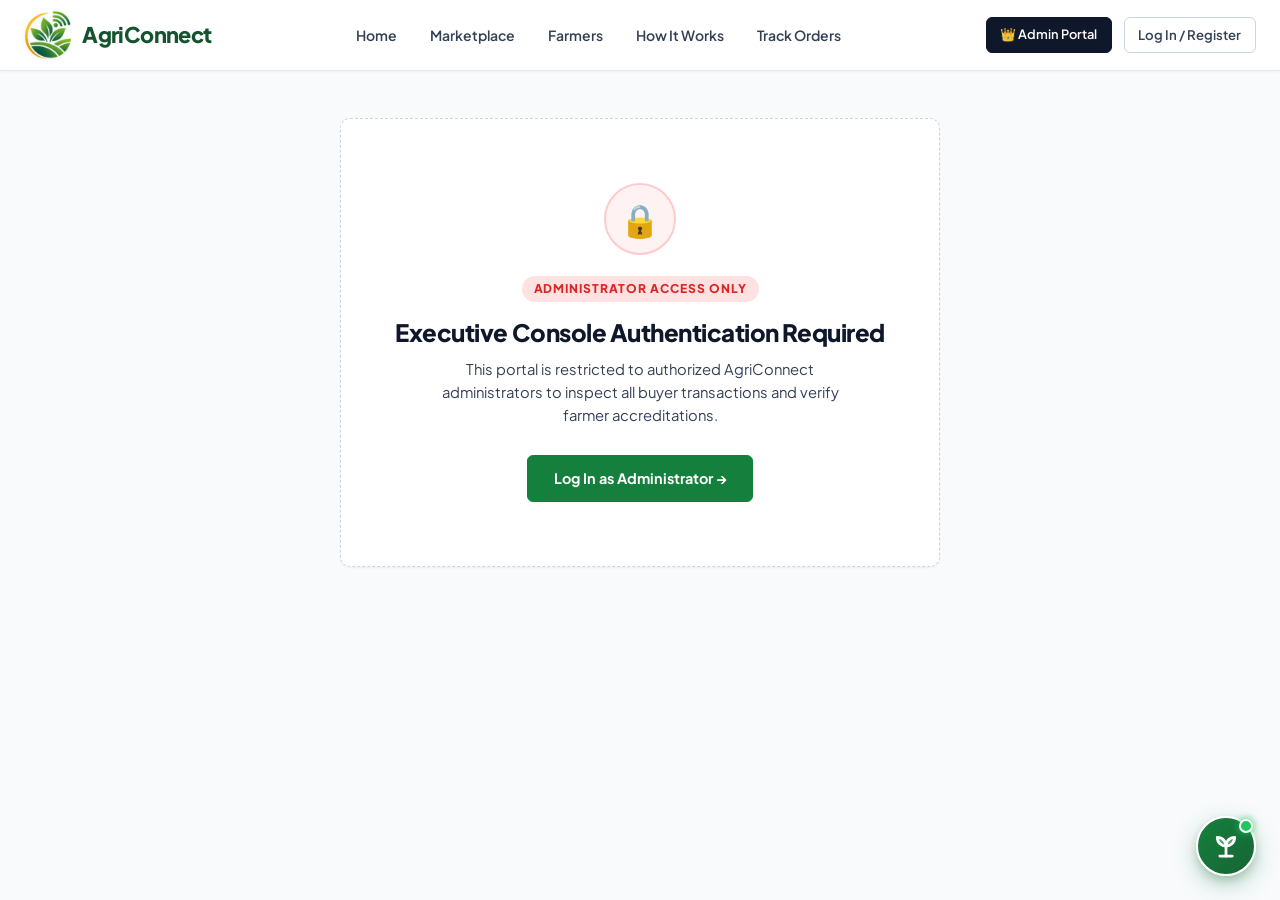
<file: admin.html>
<!DOCTYPE html>
<html lang="en">
<head>
  <meta charset="UTF-8">
  <meta name="viewport" content="width=device-width, initial-scale=1.0">
  <title>Admin Executive Console | AgriConnect Philippine Farm-to-Table Platform</title>
  <meta name="description" content="AgriConnect Executive Management Console. Supervise all buyer transactions, verify farmer PhilGAP accreditations and RSBSA documents, and monitor interconnected user databases.">
  <link rel="stylesheet" href="assets/app.css">
  <script src="assets/app.js" defer></script>
  <link rel="icon" type="image/png" href="assets/favicon.png?v=4">
  <link rel="shortcut icon" href="favicon.ico?v=4">
  <link rel="apple-touch-icon" href="assets/favicon.png?v=4">
  <meta property="og:image" content="assets/logo.png">
  <style>
    .admin-tab-btn {
      padding: 0.65rem 1.15rem;
      border: 1px solid var(--border-subtle);
      background: #ffffff;
      color: var(--text-secondary);
      font-weight: 700;
      font-size: 0.85rem;
      border-radius: var(--radius-sm);
      cursor: pointer;
      display: inline-flex;
      align-items: center;
      gap: 0.45rem;
      transition: all 0.18s ease;
      white-space: nowrap;
    }
    .admin-tab-btn:hover {
      background: var(--bg-subtle);
      color: var(--text-main);
    }
    .admin-tab-btn.active {
      background: var(--primary);
      color: #ffffff;
      border-color: var(--primary);
      box-shadow: 0 2px 8px rgba(21, 128, 61, 0.25);
    }
    .admin-table {
      width: 100%;
      border-collapse: collapse;
      font-size: 0.85rem;
      text-align: left;
    }
    .admin-table th {
      background: var(--bg-subtle);
      color: var(--text-secondary);
      font-weight: 700;
      text-transform: uppercase;
      font-size: 0.725rem;
      letter-spacing: 0.05em;
      padding: 0.85rem 1rem;
      border-bottom: 1.5px solid var(--border-subtle);
    }
    .admin-table td {
      padding: 1rem;
      border-bottom: 1px solid var(--border-subtle);
      vertical-align: middle;
      color: var(--text-main);
    }
    .admin-table tr:hover td {
      background: #f8fafc;
    }
    .admin-status-pill {
      font-size: 0.725rem;
      font-weight: 700;
      padding: 0.25rem 0.65rem;
      border-radius: 9999px;
      display: inline-flex;
      align-items: center;
      gap: 0.35rem;
    }
    .admin-banner {
      position: relative;
      border-radius: var(--radius-md);
      overflow: hidden;
      margin-bottom: 2rem;
      box-shadow: var(--shadow-sm);
    }
    .admin-banner-bg {
      width: 100%;
      height: 180px;
      object-fit: cover;
      display: block;
      filter: brightness(0.75);
    }
    .admin-banner-overlay {
      position: absolute;
      inset: 0;
      background: linear-gradient(135deg, rgba(15, 23, 42, 0.92) 0%, rgba(20, 83, 45, 0.85) 100%);
      backdrop-filter: blur(2px);
    }
    .admin-banner-content {
      position: absolute;
      inset: 0;
      padding: 1.5rem 2rem;
      display: flex;
      justify-content: space-between;
      align-items: center;
      color: #ffffff;
      flex-wrap: wrap;
      gap: 1rem;
    }
    .pulse-dot {
      display: inline-block;
      width: 8px;
      height: 8px;
      border-radius: 50%;
      background: #22c55e;
      box-shadow: 0 0 0 0 rgba(34, 197, 94, 0.7);
      animation: pulseGreen 1.8s infinite;
    }
    @keyframes pulseGreen {
      0% { transform: scale(0.95); box-shadow: 0 0 0 0 rgba(34, 197, 94, 0.7); }
      70% { transform: scale(1); box-shadow: 0 0 0 6px rgba(34, 197, 94, 0); }
      100% { transform: scale(0.95); box-shadow: 0 0 0 0 rgba(34, 197, 94, 0); }
    }
    .admin-refresh-icon-btn {
      width: 42px;
      height: 42px;
      border-radius: 50%;
      background: rgba(255, 255, 255, 0.2);
      border: 1.5px solid rgba(255, 255, 255, 0.45);
      color: #ffffff;
      display: inline-flex;
      align-items: center;
      justify-content: center;
      cursor: pointer;
      backdrop-filter: blur(8px);
      box-shadow: 0 4px 14px rgba(0, 0, 0, 0.2);
      transition: all 0.25s cubic-bezier(0.4, 0, 0.2, 1);
    }
    .admin-refresh-icon-btn:hover {
      background: rgba(255, 255, 255, 0.35);
      border-color: rgba(255, 255, 255, 0.75);
      transform: rotate(90deg) scale(1.08);
      box-shadow: 0 6px 18px rgba(0, 0, 0, 0.3);
    }
    .admin-refresh-icon-btn:active {
      transform: rotate(180deg) scale(0.95);
    }
  </style>
</head>
<body>

  <!-- Site Header -->
  <header class="site-header">
    <div class="header-inner">
      <a href="index.html" class="brand-logo" aria-label="AgriConnect Home">
        <img src="assets/logo.png" alt="AgriConnect Logo" class="brand-logo-img">
        <span>AgriConnect</span>
      </a>

      <nav class="header-nav" id="headerNav" aria-label="Main Navigation">
        <a href="index.html" class="nav-link">Home</a>
        <a href="marketplace.html" class="nav-link">Marketplace</a>
        <a href="farmers.html" class="nav-link">Farmers</a>
        <a href="subscriptions.html" class="nav-link">Subscription Status</a>
        <a href="track-orders.html" class="nav-link">Track Orders</a>
      </nav>

      <div class="header-actions">
        <a href="admin.html" class="btn-primary" style="font-size: 0.8rem; padding: 0.45rem 0.85rem; text-decoration: none; display: inline-flex; align-items: center; gap: 0.35rem; background: #0f172a; border-color: #0f172a;" title="Admin Console">
          <span>👑 Admin Portal</span>
        </a>

        <div id="userAuthContainer"></div>

        <button class="mobile-menu-btn" onclick="toggleMobileNav()" aria-label="Toggle navigation">
          <svg width="22" height="22" viewBox="0 0 24 24" fill="none" stroke="currentColor" stroke-width="2"><line x1="3" y1="12" x2="21" y2="12"/><line x1="3" y1="6" x2="21" y2="6"/><line x1="3" y1="18" x2="21" y2="18"/></svg>
        </button>
      </div>
    </div>
  </header>

  <!-- Main Content Container -->
  <main style="max-width: 1280px; margin: 2rem auto 5rem; padding: 0 1.25rem;">

    <!-- Guest / Non-Admin Access Protection Container -->
    <div id="adminAuthLockContainer" style="display: none; text-align: center; padding: 4rem 1.5rem; background: #ffffff; border-radius: var(--radius-md); border: 1.5px dashed var(--border-strong); box-shadow: var(--shadow-sm); max-width: 600px; margin: 3rem auto;">
      <div style="width: 72px; height: 72px; border-radius: 50%; background: #fef2f2; border: 2px solid #fecaca; color: #dc2626; display: flex; align-items: center; justify-content: center; margin: 0 auto 1.25rem; font-size: 2rem;">
        🔒
      </div>
      <span style="font-size: 0.75rem; font-weight: 800; color: #dc2626; text-transform: uppercase; letter-spacing: 0.08em; background: #fee2e2; padding: 0.25rem 0.75rem; border-radius: 9999px; display: inline-block; margin-bottom: 0.75rem;">
        Administrator Access Only
      </span>
      <h2 style="font-size: 1.5rem; font-weight: 800; color: var(--text-main); margin-bottom: 0.5rem;">
        Executive Console Authentication Required
      </h2>
      <p style="font-size: 0.925rem; color: var(--text-secondary); max-width: 440px; margin: 0 auto 1.75rem; line-height: 1.55;">
        This portal is restricted to authorized AgriConnect administrators to inspect all buyer transactions and verify farmer accreditations.
      </p>
      <div style="display: flex; gap: 0.75rem; justify-content: center; flex-wrap: wrap;">
        <a href="auth.html?redirect=admin.html" class="btn-primary" style="padding: 0.75rem 1.6rem; text-decoration: none; font-size: 0.9rem; font-weight: 700;">
          Log In as Administrator &rarr;
        </a>
      </div>
    </div>

    <!-- Authenticated Admin View -->
    <div id="adminMainView">
      
      <!-- Top Banner Header -->
      <div class="admin-banner">
        <img src="assets/dashboard-banner.jpg" alt="AgriConnect Operations" class="admin-banner-bg">
        <div class="admin-banner-overlay"></div>
        <div class="admin-banner-content">
          <div>
            <div style="display: flex; align-items: center; gap: 0.65rem; margin-bottom: 0.35rem; flex-wrap: wrap;">
              <span style="background: rgba(220, 38, 38, 0.9); color: #ffffff; font-size: 0.725rem; font-weight: 800; padding: 0.2rem 0.65rem; border-radius: 9999px; text-transform: uppercase; letter-spacing: 0.05em; display: inline-flex; align-items: center; gap: 0.35rem;">
                👑 Admin Authority
              </span>
              <span style="background: rgba(255,255,255,0.15); backdrop-filter: blur(8px); padding: 0.2rem 0.65rem; border-radius: 9999px; font-size: 0.75rem; color: #f0fdf4; display: inline-flex; align-items: center; gap: 0.4rem;">
                <span class="pulse-dot"></span> Real-Time Systems Operational
              </span>
            </div>
            <h1 style="font-size: clamp(1.6rem, 3vw, 2.2rem); font-weight: 800; color: #ffffff; text-shadow: 0 2px 10px rgba(0,0,0,0.4); margin: 0;">
              Executive Management Console
            </h1>
            <p style="font-size: 0.9rem; color: #f0fdf4; opacity: 0.95; margin-top: 0.3rem; text-shadow: 0 1px 4px rgba(0,0,0,0.3);">
              Logged in as <strong id="adminUserDisplayName">Krystel Comia (comiakrystel@gmail.com) • Admin</strong> • Full oversight of transactions, farmer verifications & users.
            </p>
          </div>

          <div style="display: flex; align-items: center;">
            <button onclick="refreshAdminData()" id="adminRefreshBtn" title="Refresh Dashboard Data" aria-label="Refresh Data" class="admin-refresh-icon-btn">
              <svg width="18" height="18" viewBox="0 0 24 24" fill="none" stroke="currentColor" stroke-width="2.5" stroke-linecap="round" stroke-linejoin="round">
                <path d="M21.5 2v6h-6M21.34 15.57a10 10 0 1 1-.57-8.38l5.67-5.67"/>
              </svg>
            </button>
          </div>
        </div>
      </div>

      <!-- Top KPI Metric Cards Grid -->
      <div style="display: grid; grid-template-columns: repeat(auto-fit, minmax(220px, 1fr)); gap: 1.25rem; margin-bottom: 2rem;">
        
        <!-- Metric 1: Platform GMV / Total Sales -->
        <div style="background: #ffffff; border: 1px solid var(--border-subtle); border-radius: var(--radius-md); padding: 1.35rem; box-shadow: var(--shadow-sm);">
          <div style="display: flex; justify-content: space-between; align-items: center; margin-bottom: 0.5rem;">
            <span style="font-size: 0.78rem; font-weight: 700; color: var(--text-muted); text-transform: uppercase;">Total Platform GMV</span>
            <span style="width: 32px; height: 32px; border-radius: var(--radius-sm); background: var(--primary-light); color: var(--primary); display: flex; align-items: center; justify-content: center; font-weight: 800;">
              ₱
            </span>
          </div>
          <div id="kpiAdminTotalGMV" style="font-size: 1.75rem; font-weight: 800; color: var(--primary-deep);">
            ₱0.00
          </div>
          <div style="font-size: 0.75rem; color: var(--primary); font-weight: 600; margin-top: 0.35rem; display: flex; align-items: center; gap: 0.3rem;">
            <svg width="13" height="13" viewBox="0 0 24 24" fill="none" stroke="currentColor" stroke-width="2.5"><polyline points="23 6 13.5 15.5 8.5 10.5 1 18"/><polyline points="17 6 23 6 23 12"/></svg>
            100% Direct Farmgate Volume
          </div>
        </div>

        <!-- Metric 2: Total Transactions -->
        <div style="background: #ffffff; border: 1px solid var(--border-subtle); border-radius: var(--radius-md); padding: 1.35rem; box-shadow: var(--shadow-sm);">
          <div style="display: flex; justify-content: space-between; align-items: center; margin-bottom: 0.5rem;">
            <span style="font-size: 0.78rem; font-weight: 700; color: var(--text-muted); text-transform: uppercase;">Buyer Transactions</span>
            <span style="width: 32px; height: 32px; border-radius: var(--radius-sm); background: #e0f2fe; color: #0284c7; display: flex; align-items: center; justify-content: center;">
              <svg width="16" height="16" viewBox="0 0 24 24" fill="none" stroke="currentColor" stroke-width="2"><path d="m7.5 4.27 9 5.15"/><polyline points="3.29 7 12 12 20.71 7"/><line x1="12" y1="22" x2="12" y2="12"/><path d="M21 8a2 2 0 0 0-1-1.73l-7-4a2 2 0 0 0-2 0l-7 4A2 2 0 0 0 3 8v8a2 2 0 0 0 1 1.73l7 4a2 2 0 0 0 2 0l7-4A2 2 0 0 0 21 16Z"/></svg>
            </span>
          </div>
          <div id="kpiAdminTotalOrders" style="font-size: 1.75rem; font-weight: 800; color: var(--text-main);">
            0 Orders
          </div>
          <div id="kpiAdminOrdersSubtext" style="font-size: 0.75rem; color: var(--text-muted); margin-top: 0.35rem;">
            0 In Transit • 0 Delivered
          </div>
        </div>

        <!-- Metric 3: Farmer Verification Queue -->
        <div style="background: #ffffff; border: 1px solid var(--border-subtle); border-radius: var(--radius-md); padding: 1.35rem; box-shadow: var(--shadow-sm);">
          <div style="display: flex; justify-content: space-between; align-items: center; margin-bottom: 0.5rem;">
            <span style="font-size: 0.78rem; font-weight: 700; color: var(--text-muted); text-transform: uppercase;">Accreditation Queue</span>
            <span style="width: 32px; height: 32px; border-radius: var(--radius-sm); background: #fef3c7; color: #b45309; display: flex; align-items: center; justify-content: center;">
              <svg width="16" height="16" viewBox="0 0 24 24" fill="none" stroke="currentColor" stroke-width="2"><path d="M12 22s8-4 8-10V5l-8-3-8 3v7c0 6 8 10 8 10z"/></svg>
            </span>
          </div>
          <div id="kpiAdminPendingVerifications" style="font-size: 1.75rem; font-weight: 800; color: #b45309;">
            0 Pending
          </div>
          <div style="font-size: 0.75rem; color: #d97706; font-weight: 600; margin-top: 0.35rem;">
            Requires DA/PhilGAP review
          </div>
        </div>

        <!-- Metric 4: Registered Users -->
        <div style="background: #ffffff; border: 1px solid var(--border-subtle); border-radius: var(--radius-md); padding: 1.35rem; box-shadow: var(--shadow-sm);">
          <div style="display: flex; justify-content: space-between; align-items: center; margin-bottom: 0.5rem;">
            <span style="font-size: 0.78rem; font-weight: 700; color: var(--text-muted); text-transform: uppercase;">Registered Accounts</span>
            <span style="width: 32px; height: 32px; border-radius: var(--radius-sm); background: #f1f5f9; color: var(--text-secondary); display: flex; align-items: center; justify-content: center;">
              <svg width="16" height="16" viewBox="0 0 24 24" fill="none" stroke="currentColor" stroke-width="2"><path d="M16 21v-2a4 4 0 0 0-4-4H6a4 4 0 0 0-4 4v2"/><circle cx="9" cy="7" r="4"/><path d="M22 21v-2a4 4 0 0 0-3-3.87"/><path d="M16 3.13a4 4 0 0 1 0 7.75"/></svg>
            </span>
          </div>
          <div id="kpiAdminTotalUsers" style="font-size: 1.75rem; font-weight: 800; color: var(--text-main);">
            0 Users
          </div>
          <div id="kpiAdminUsersSubtext" style="font-size: 0.75rem; color: var(--text-muted); margin-top: 0.35rem;">
            0 Farmers • 0 Buyers
          </div>
        </div>

        <!-- Metric 5: Active Crop Listings -->
        <div style="background: #ffffff; border: 1px solid var(--border-subtle); border-radius: var(--radius-md); padding: 1.35rem; box-shadow: var(--shadow-sm);">
          <div style="display: flex; justify-content: space-between; align-items: center; margin-bottom: 0.5rem;">
            <span style="font-size: 0.78rem; font-weight: 700; color: var(--text-muted); text-transform: uppercase;">Catalog Crops</span>
            <span style="width: 32px; height: 32px; border-radius: var(--radius-sm); background: #dcfce7; color: #166534; display: flex; align-items: center; justify-content: center;">
              🌱
            </span>
          </div>
          <div id="kpiAdminTotalCrops" style="font-size: 1.75rem; font-weight: 800; color: var(--primary-deep);">
            0 Crops
          </div>
          <div style="font-size: 0.75rem; color: var(--text-muted); margin-top: 0.35rem;">
            Published across all farms
          </div>
        </div>

      </div>

      <!-- Navigation Tabs Toolbar -->
      <div style="display: flex; justify-content: space-between; align-items: center; margin-bottom: 1.5rem; flex-wrap: wrap; gap: 1rem; border-bottom: 1.5px solid var(--border-subtle); padding-bottom: 1rem;">
        
        <div style="display: flex; gap: 0.5rem; flex-wrap: wrap;" role="tablist">
          <button id="tabBtnTransactions" class="admin-tab-btn active" onclick="switchAdminTab('transactions')">
            <svg width="16" height="16" viewBox="0 0 24 24" fill="none" stroke="currentColor" stroke-width="2"><path d="m7.5 4.27 9 5.15"/><polyline points="3.29 7 12 12 20.71 7"/><line x1="12" y1="22" x2="12" y2="12"/><path d="M21 8a2 2 0 0 0-1-1.73l-7-4a2 2 0 0 0-2 0l-7 4A2 2 0 0 0 3 8v8a2 2 0 0 0 1 1.73l7 4a2 2 0 0 0 2 0l7-4A2 2 0 0 0 21 16Z"/></svg>
            <span>Buyer Transactions (<span id="tabCountTransactions">0</span>)</span>
          </button>
          
          <button id="tabBtnFarmers" class="admin-tab-btn" onclick="switchAdminTab('farmers')">
            <svg width="16" height="16" viewBox="0 0 24 24" fill="none" stroke="currentColor" stroke-width="2"><path d="M12 22s8-4 8-10V5l-8-3-8 3v7c0 6 8 10 8 10z"/></svg>
            <span>Farmer Accreditations (<span id="tabCountFarmers">0</span>)</span>
          </button>

          <button id="tabBtnUsers" class="admin-tab-btn" onclick="switchAdminTab('users')">
            <svg width="16" height="16" viewBox="0 0 24 24" fill="none" stroke="currentColor" stroke-width="2"><path d="M16 21v-2a4 4 0 0 0-4-4H6a4 4 0 0 0-4 4v2"/><circle cx="9" cy="7" r="4"/><path d="M22 21v-2a4 4 0 0 0-3-3.87"/><path d="M16 3.13a4 4 0 0 1 0 7.75"/></svg>
            <span>User Accounts Database (<span id="tabCountUsers">0</span>)</span>
          </button>

          <button id="tabBtnProducts" class="admin-tab-btn" onclick="switchAdminTab('products')">
            <svg width="16" height="16" viewBox="0 0 24 24" fill="none" stroke="currentColor" stroke-width="2"><path d="M11 20A7 7 0 0 1 9.8 6.1C15.5 5 17 4.48 19 2c1 2 2 4.18 2 8 0 5.5-4.78 10-10 10Z"/><path d="M2 21c0-3 1.85-5.36 5.08-6C9.5 14.52 12 13 13 12"/></svg>
            <span>Harvest Inventory Catalog (<span id="tabCountProducts">0</span>)</span>
          </button>
        </div>

        <!-- Global Search / Filter Input -->
        <div style="position: relative; min-width: 260px;">
          <input 
            type="text" 
            id="adminGlobalSearch" 
            oninput="handleAdminSearch(this.value)" 
            placeholder="Search orders, farmers, buyers..." 
            style="width: 100%; padding: 0.55rem 0.85rem 0.55rem 2.25rem; border: 1px solid var(--border-strong); border-radius: var(--radius-sm); font-size: 0.85rem; font-family: inherit; background: #ffffff;"
          >
          <svg style="position: absolute; left: 10px; top: 50%; transform: translateY(-50%); color: var(--text-muted);" width="15" height="15" viewBox="0 0 24 24" fill="none" stroke="currentColor" stroke-width="2.5"><circle cx="11" cy="11" r="8"/><line x1="21" y1="21" x2="16.65" y2="16.65"/></svg>
        </div>

      </div>

      <!-- ======================================================== -->
      <!-- SECTION 1: ALL BUYER TRANSACTIONS                        -->
      <!-- ======================================================== -->
      <section id="adminSectionTransactions" style="display: block;">
        
        <div style="background: #ffffff; border: 1px solid var(--border-subtle); border-radius: var(--radius-md); box-shadow: var(--shadow-sm); overflow: hidden;">
          
          <!-- Table Header Controls -->
          <div style="padding: 1.25rem 1.5rem; border-bottom: 1px solid var(--border-subtle); display: flex; justify-content: space-between; align-items: center; flex-wrap: wrap; gap: 1rem; background: #fafafa;">
            <div>
              <h3 style="font-size: 1.15rem; font-weight: 800; color: var(--text-main); margin: 0;">
                Master Buyer Transactions Table
              </h3>
              <p style="font-size: 0.8rem; color: var(--text-secondary); margin: 0.2rem 0 0 0;">
                All purchases, cold-chain orders, escrow statuses, and payment settlements across all registered buyers.
              </p>
            </div>

            <!-- Sub-filter buttons -->
            <div style="display: flex; gap: 0.4rem; flex-wrap: wrap;">
              <button onclick="filterAdminTransactions('all')" id="txFilterAll" class="btn-primary" style="font-size: 0.775rem; padding: 0.35rem 0.75rem;">All Orders</button>
              <button onclick="filterAdminTransactions('pending')" id="txFilterPending" class="btn-secondary" style="font-size: 0.775rem; padding: 0.35rem 0.75rem;">Pending Harvest</button>
              <button onclick="filterAdminTransactions('in_transit')" id="txFilterTransit" class="btn-secondary" style="font-size: 0.775rem; padding: 0.35rem 0.75rem;">In Transit</button>
              <button onclick="filterAdminTransactions('delivered')" id="txFilterDelivered" class="btn-secondary" style="font-size: 0.775rem; padding: 0.35rem 0.75rem;">Delivered</button>
              <button onclick="filterAdminTransactions('cancelled')" id="txFilterCancelled" class="btn-secondary" style="font-size: 0.775rem; padding: 0.35rem 0.75rem;">Cancelled</button>
            </div>
          </div>

          <!-- Table Container -->
          <div style="overflow-x: auto;">
            <table class="admin-table">
              <thead>
                <tr>
                  <th>Order Reference</th>
                  <th>Date & Buyer Details</th>
                  <th>Crops / Items</th>
                  <th>Farm Origin</th>
                  <th>Total Amount</th>
                  <th>Payment Settlement</th>
                  <th>Fulfillment Status</th>
                  <th style="text-align: right;">Actions</th>
                </tr>
              </thead>
              <tbody id="adminTransactionsTableBody">
                <!-- Injected dynamically by app.js renderAdminTransactions() -->
              </tbody>
            </table>
          </div>

        </div>

      </section>

      <!-- ======================================================== -->
      <!-- SECTION 2: FARMER ACCREDITATION & REQUIREMENTS           -->
      <!-- ======================================================== -->
      <section id="adminSectionFarmers" style="display: none;">
        
        <div style="display: flex; justify-content: space-between; align-items: center; margin-bottom: 1.25rem; flex-wrap: wrap; gap: 1rem;">
          <div>
            <h3 style="font-size: 1.25rem; font-weight: 800; color: var(--text-main); margin: 0;">
              Farmer PhilGAP Accreditation & Requirements Authority
            </h3>
            <p style="font-size: 0.85rem; color: var(--text-secondary); margin-top: 0.25rem;">
              Review RSBSA registration numbers, PhilSys IDs, Barangay tenancy clearances, and PhilGAP test documents submitted by local producers.
            </p>
          </div>

          <div style="display: flex; gap: 0.4rem; flex-wrap: wrap;">
            <button onclick="filterAdminFarmers('all')" id="farmerFilterAll" class="btn-primary" style="font-size: 0.775rem; padding: 0.35rem 0.75rem;">All Farmers</button>
            <button onclick="filterAdminFarmers('pending')" id="farmerFilterPending" class="btn-secondary" style="font-size: 0.775rem; padding: 0.35rem 0.75rem;">Awaiting Review</button>
            <button onclick="filterAdminFarmers('verified')" id="farmerFilterVerified" class="btn-secondary" style="font-size: 0.775rem; padding: 0.35rem 0.75rem;">DA Accredited</button>
          </div>
        </div>

        <!-- Farmers Cards Grid -->
        <div id="adminFarmersListContainer" style="display: grid; grid-template-columns: 1fr; gap: 1.25rem;">
          <!-- Injected dynamically by app.js renderAdminFarmers() -->
        </div>

      </section>

      <!-- ======================================================== -->
      <!-- SECTION 3: USER ACCOUNTS DATABASE (BUYERS & FARMERS)     -->
      <!-- ======================================================== -->
      <section id="adminSectionUsers" style="display: none;">
        
        <div style="background: #ffffff; border: 1px solid var(--border-subtle); border-radius: var(--radius-md); box-shadow: var(--shadow-sm); overflow: hidden;">
          
          <div style="padding: 1.25rem 1.5rem; border-bottom: 1px solid var(--border-subtle); display: flex; justify-content: space-between; align-items: center; flex-wrap: wrap; gap: 1rem; background: #fafafa;">
            <div>
              <h3 style="font-size: 1.15rem; font-weight: 800; color: var(--text-main); margin: 0;">
                Interconnected User Directory & Account Oversight
              </h3>
              <p style="font-size: 0.8rem; color: var(--text-secondary); margin: 0.2rem 0 0 0;">
                Comprehensive database of all registered producers, wholesale and household buyers, and administrators.
              </p>
            </div>

            <div style="display: flex; gap: 0.4rem; flex-wrap: wrap;">
              <button onclick="filterAdminUsers('all')" id="userFilterAll" class="btn-primary" style="font-size: 0.775rem; padding: 0.35rem 0.75rem;">All Accounts</button>
              <button onclick="filterAdminUsers('farmer')" id="userFilterFarmer" class="btn-secondary" style="font-size: 0.775rem; padding: 0.35rem 0.75rem;">Farmers Only</button>
              <button onclick="filterAdminUsers('buyer')" id="userFilterBuyer" class="btn-secondary" style="font-size: 0.775rem; padding: 0.35rem 0.75rem;">Buyers Only</button>
            </div>
          </div>

          <div style="overflow-x: auto;">
            <table class="admin-table">
              <thead>
                <tr>
                  <th>User Profile</th>
                  <th>Role</th>
                  <th>Contact Info</th>
                  <th>Location</th>
                  <th>Activity / Engagement</th>
                  <th>Accreditation / Status</th>
                  <th style="text-align: right;">Action</th>
                </tr>
              </thead>
              <tbody id="adminUsersTableBody">
                <!-- Injected dynamically by app.js renderAdminUsers() -->
              </tbody>
            </table>
          </div>

        </div>

      </section>

      <!-- ======================================================== -->
      <!-- SECTION 4: HARVEST INVENTORY CATALOG MODERATION          -->
      <!-- ======================================================== -->
      <section id="adminSectionProducts" style="display: none;">
        
        <div style="background: #ffffff; border: 1px solid var(--border-subtle); border-radius: var(--radius-md); box-shadow: var(--shadow-sm); overflow: hidden;">
          
          <div style="padding: 1.25rem 1.5rem; border-bottom: 1px solid var(--border-subtle); display: flex; justify-content: space-between; align-items: center; flex-wrap: wrap; gap: 1rem; background: #fafafa;">
            <div>
              <h3 style="font-size: 1.15rem; font-weight: 800; color: var(--text-main); margin: 0;">
                Platform Harvest & Crop Catalog Moderation
              </h3>
              <p style="font-size: 0.8rem; color: var(--text-secondary); margin: 0.2rem 0 0 0;">
                Supervise fair farmgate pricing against Department of Agriculture indices and monitor farm inventory stocks.
              </p>
            </div>
          </div>

          <div style="overflow-x: auto;">
            <table class="admin-table">
              <thead>
                <tr>
                  <th>Crop / Harvest</th>
                  <th>Category</th>
                  <th>Farmer Producer</th>
                  <th>Unit Price</th>
                  <th>Stock Volume</th>
                  <th>Availability</th>
                  <th style="text-align: right;">Moderation Action</th>
                </tr>
              </thead>
              <tbody id="adminProductsTableBody">
                <!-- Injected dynamically by app.js renderAdminProducts() -->
              </tbody>
            </table>
          </div>

        </div>

      </section>

    </div>

  </main>

  <!-- ======================================================== -->
  <!-- ADMIN MODAL 1: ORDER TRANSACTION FULL RECEIPT            -->
  <!-- ======================================================== -->
  <div id="adminReceiptModal" class="modal-overlay" onclick="if(event.target === this) closeAdminReceiptModal()">
    <div class="modal-content" style="max-width: 650px; padding: 2rem;">
      <div style="display: flex; justify-content: space-between; align-items: flex-start; border-bottom: 1px solid var(--border-subtle); padding-bottom: 1rem; margin-bottom: 1.25rem;">
        <div>
          <span style="font-size: 0.725rem; font-weight: 800; color: var(--primary); text-transform: uppercase; letter-spacing: 0.05em;">
            Official Platform Transaction Receipt
          </span>
          <h3 id="adminReceiptModalTitle" style="font-size: 1.35rem; font-weight: 800; color: var(--text-main); margin: 0.2rem 0 0 0;">
            Order AGRI-000000
          </h3>
        </div>
        <button onclick="closeAdminReceiptModal()" style="background: none; border: none; font-size: 1.5rem; color: var(--text-muted); cursor: pointer; padding: 0.25rem;">&times;</button>
      </div>

      <div id="adminReceiptModalBody" style="font-size: 0.875rem;">
        <!-- Injected dynamically by openAdminReceiptModal() -->
      </div>

      <div style="margin-top: 1.5rem; display: flex; gap: 0.75rem; justify-content: flex-end; border-top: 1px solid var(--border-subtle); padding-top: 1rem;">
        <button onclick="window.print()" class="btn-secondary" style="font-size: 0.85rem; padding: 0.55rem 1rem;">
          🖨️ Print Receipt
        </button>
        <button onclick="closeAdminReceiptModal()" class="btn-primary" style="font-size: 0.85rem; padding: 0.55rem 1.25rem;">
          Close Receipt
        </button>
      </div>
    </div>
  </div>

  <!-- ======================================================== -->
  <!-- ADMIN MODAL 2: FARMER ACCREDITATION DOCUMENT INSPECTION  -->
  <!-- ======================================================== -->
  <div id="adminDocReviewModal" class="modal-overlay" onclick="if(event.target === this) closeAdminDocReviewModal()">
    <div class="modal-content" style="max-width: 720px; padding: 2rem;">
      <div style="display: flex; justify-content: space-between; align-items: flex-start; border-bottom: 1px solid var(--border-subtle); padding-bottom: 1rem; margin-bottom: 1.25rem;">
        <div>
          <span style="font-size: 0.725rem; font-weight: 800; color: #b45309; text-transform: uppercase; letter-spacing: 0.05em;">
            DA & PhilGAP Accreditation Review
          </span>
          <h3 id="adminDocModalFarmerTitle" style="font-size: 1.35rem; font-weight: 800; color: var(--text-main); margin: 0.2rem 0 0 0;">
            Farmer Document Review
          </h3>
        </div>
        <button onclick="closeAdminDocReviewModal()" style="background: none; border: none; font-size: 1.5rem; color: var(--text-muted); cursor: pointer;">&times;</button>
      </div>

      <div id="adminDocModalBody" style="font-size: 0.875rem;">
        <!-- Injected dynamically by openAdminFarmerReviewModal() -->
      </div>
    </div>
  </div>

  <!-- Toast Notification Container -->
  <div id="toastContainer" class="toast-container"></div>

</body>
</html>
</file>
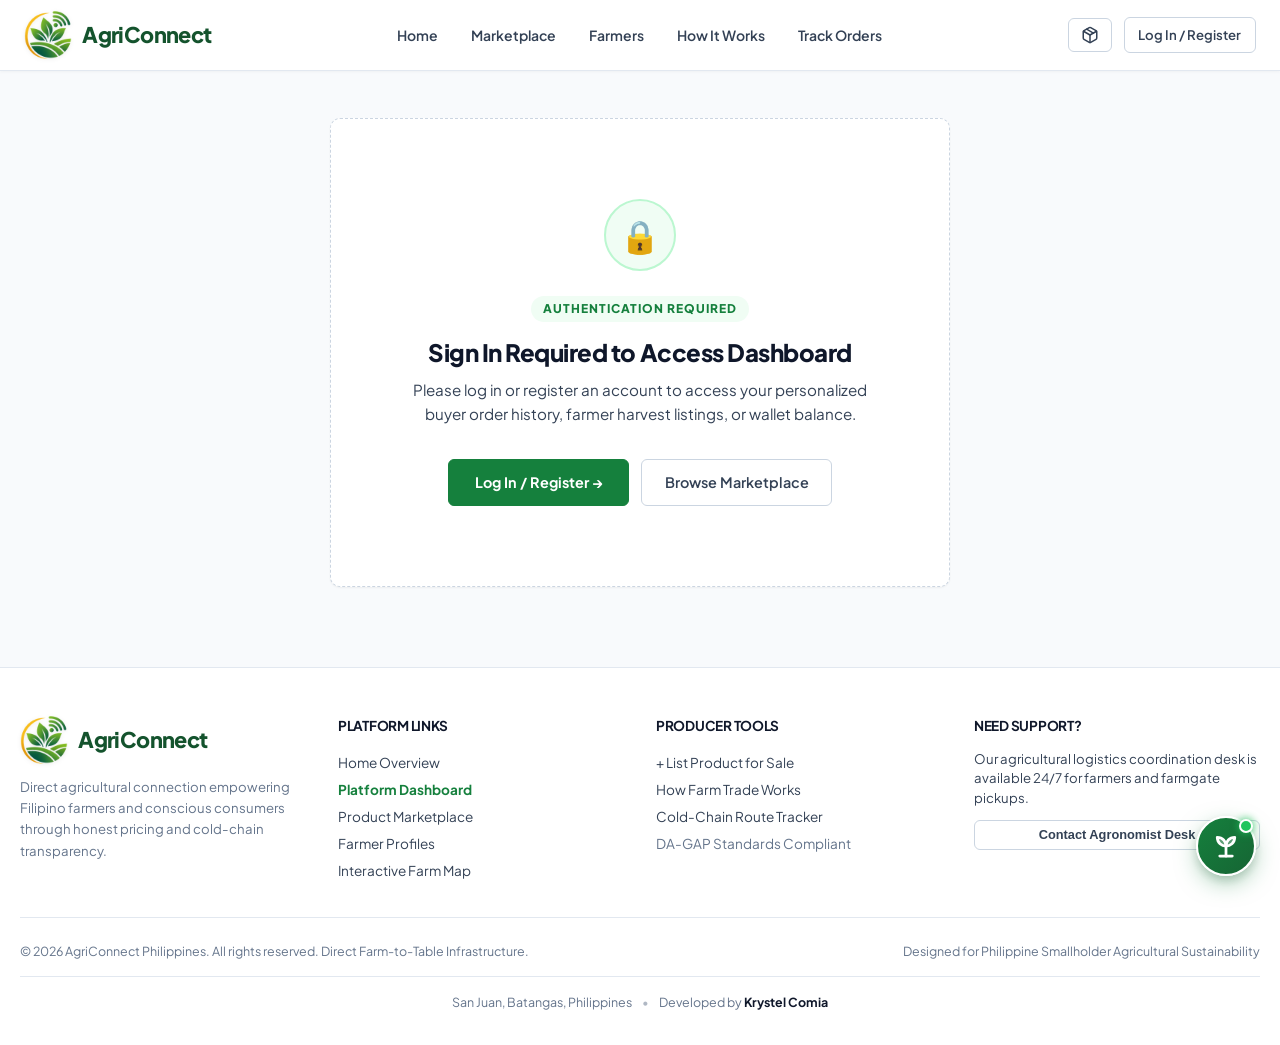
<file: dashboard.html>
<!DOCTYPE html>
<html lang="en">
<head>
  <meta charset="UTF-8">
  <meta name="viewport" content="width=device-width, initial-scale=1.0">
  <title>Dashboard | AgriConnect Philippine Farm-to-Table Platform</title>
  <meta name="description" content="AgriConnect Dashboard for Buyers and Farmers. Track items to be delivered, review past orders, manage cold-chain deliveries, and monitor direct farmgate metrics.">
  <link rel="stylesheet" href="assets/app.css">
  <script src="assets/app.js" defer></script>
  <link rel="icon" type="image/png" href="assets/favicon.png?v=4">
  <link rel="shortcut icon" href="favicon.ico?v=4">
  <link rel="apple-touch-icon" href="assets/favicon.png?v=4">
  <meta property="og:image" content="assets/logo.png">
</head>
<body>

  <!-- Site Header -->
  <header class="site-header">
    <div class="header-inner">
      <a href="index.html" class="brand-logo" aria-label="AgriConnect Home">
        <img src="assets/logo.png" alt="AgriConnect Logo" class="brand-logo-img">
        <span>AgriConnect</span>
      </a>

      <nav class="header-nav" id="headerNav" aria-label="Main Navigation">
        <a href="index.html" class="nav-link">Home</a>
        <a href="marketplace.html" class="nav-link">Marketplace</a>
        <a href="farmers.html" class="nav-link">Farmers</a>
        <a href="how-it-works.html" class="nav-link">How It Works</a>
        <a href="track-orders.html" class="nav-link">Track Orders</a>
      </nav>

      <div class="header-actions">
        <a href="dashboard.html" class="btn-primary header-dashboard-btn active" style="font-size: 0.825rem; padding: 0.45rem 0.95rem; text-decoration: none; display: none; align-items: center; gap: 0.4rem;" aria-label="Open Dashboard">
          <svg width="15" height="15" viewBox="0 0 24 24" fill="none" stroke="currentColor" stroke-width="2" stroke-linecap="round" stroke-linejoin="round">
            <rect width="7" height="9" x="3" y="3" rx="1"/>
            <rect width="7" height="5" x="14" y="3" rx="1"/>
            <rect width="7" height="9" x="14" y="12" rx="1"/>
            <rect width="7" height="5" x="3" y="16" rx="1"/>
          </svg>
          <span>Dashboard</span>
        </a>

        <button onclick="toggleCart(true)" class="btn-secondary" style="position: relative; padding: 0.45rem 0.75rem;" aria-label="View Cart">
          <svg width="18" height="18" viewBox="0 0 24 24" fill="none" stroke="currentColor" stroke-width="2" stroke-linecap="round" stroke-linejoin="round">
            <path d="m7.5 4.27 9 5.15"/><polyline points="3.29 7 12 12 20.71 7"/><line x1="12" y1="22" x2="12" y2="12"/><path d="M21 8a2 2 0 0 0-1-1.73l-7-4a2 2 0 0 0-2 0l-7 4A2 2 0 0 0 3 8v8a2 2 0 0 0 1 1.73l7 4a2 2 0 0 0 2 0l7-4A2 2 0 0 0 21 16Z"/>
          </svg>
          <span id="cartBadge" class="cart-badge" style="display: none;">0</span>
        </button>

        <div id="userAuthContainer"></div>

        <button class="mobile-menu-btn" onclick="toggleMobileNav()" aria-label="Toggle navigation">
          <svg width="22" height="22" viewBox="0 0 24 24" fill="none" stroke="currentColor" stroke-width="2"><line x1="3" y1="12" x2="21" y2="12"/><line x1="3" y1="6" x2="21" y2="6"/><line x1="3" y1="18" x2="21" y2="18"/></svg>
        </button>
      </div>
    </div>
  </header>

  <!-- Unified Dashboard Main Container -->
  <main style="max-width: 1240px; margin: 2rem auto 5rem; padding: 0 1.25rem;">

    <!-- Dashboard Top Bar -->
    <div style="display: flex; justify-content: space-between; align-items: center; margin-bottom: 1.75rem; flex-wrap: wrap; gap: 1rem; border-bottom: 1px solid var(--border-subtle); padding-bottom: 1.25rem;">
      <div>
        <div style="display: flex; align-items: center; gap: 0.5rem;">
          <span id="portalRoleBadge" style="background: #dcfce7; color: #15803d; font-size: 0.725rem; font-weight: 800; padding: 0.2rem 0.6rem; border-radius: 9999px; text-transform: uppercase; letter-spacing: 0.05em;">
            Producer Experience
          </span>
          <span id="portalSubIndicator" style="font-size: 0.8rem; color: var(--text-muted); font-weight: 600;">Harvest Listings, Sales Revenue & Orders Fulfillment</span>
        </div>
        <h1 id="portalHeaderTitle" style="font-size: clamp(1.6rem, 3vw, 2.2rem); font-weight: 800; color: var(--text-main); margin-top: 0.25rem; letter-spacing: -0.02em;">
          Farmer Producer Dashboard
        </h1>
      </div>

      <!-- Quick Status -->
      <div style="display: flex; align-items: center; gap: 0.5rem;">
        <span id="portalQuickStatus" style="display: inline-flex; align-items: center; gap: 0.4rem; font-size: 0.8rem; font-weight: 700; color: #15803d; background: #dcfce7; padding: 0.4rem 0.9rem; border-radius: 9999px; border: 1px solid #bbf7d0;">
          <span style="width: 7px; height: 7px; border-radius: 50%; background: #16a34a;"></span>
          <span id="portalQuickStatusText">Active Producer</span>
        </span>
      </div>
    </div>

    <!-- ======================================================== -->
    <!-- 1. BUYER DASHBOARD VIEW                                  -->
    <!-- ======================================================== -->
    <div id="buyerDashboardView" style="display: none;">
      <!-- Buyer Banner & Welcome Profile Header with Background Photo -->
      <div class="buyer-dashboard-banner">
        <img src="assets/dashboard-banner.jpg" alt="Philippine Agricultural Highlands" class="dashboard-banner-bg">
        <div class="dashboard-banner-overlay"></div>
        <div class="dashboard-banner-content">
          <div style="display: flex; gap: 1.25rem; align-items: center;">
            <a href="profile.html" title="View My Profile" style="text-decoration: none; display: inline-block;">
              <div id="buyerAvatarBadge" style="width: 76px; height: 76px; border-radius: 9999px; background: linear-gradient(135deg, #10b981 0%, #047857 100%); color: #ffffff; display: flex; align-items: center; justify-content: center; font-size: 1.75rem; font-weight: 800; border: 3px solid #86efac; box-shadow: 0 4px 12px rgba(0,0,0,0.25); flex-shrink: 0; cursor: pointer;">
                JD
              </div>
            </a>
            <div>
              <div style="display: flex; align-items: center; gap: 0.5rem; flex-wrap: wrap;">
                <span style="background: rgba(255,255,255,0.2); backdrop-filter: blur(8px); -webkit-backdrop-filter: blur(8px); padding: 0.25rem 0.65rem; border-radius: 9999px; font-size: 0.725rem; font-weight: 700; letter-spacing: 0.05em; text-transform: uppercase; color: #ffffff;">
                  Verified Buyer
                </span>
                <span style="color: #86efac; font-size: 0.8rem; font-weight: 700; display: inline-flex; align-items: center; gap: 0.25rem;">
                  <svg width="14" height="14" viewBox="0 0 24 24" fill="none" stroke="currentColor" stroke-width="2.5"><polyline points="20 6 9 17 4 12"/></svg>
                  Direct Farmgate Supporter
                </span>
              </div>
              <h2 id="buyerGreeting" style="font-size: clamp(1.6rem, 3vw, 2.2rem); font-weight: 800; margin-top: 0.35rem; color: #ffffff; text-shadow: 0 2px 10px rgba(0,0,0,0.35);">
                Kumusta, Direct Buyer!
              </h2>
              <p id="buyerLocationDetails" style="font-size: 0.9rem; opacity: 0.95; margin-top: 0.25rem; color: #f0fdf4; text-shadow: 0 1px 4px rgba(0,0,0,0.3);">
                Metro Manila Delivery Hub • Direct Sourcing from Benguet & Nueva Ecija
              </p>
            </div>
          </div>

          <div style="display: flex; gap: 0.75rem; flex-wrap: wrap;">
            <a href="profile.html" class="btn-secondary" style="background: rgba(255, 255, 255, 0.2); color: #ffffff; border-color: rgba(255, 255, 255, 0.45); backdrop-filter: blur(8px); -webkit-backdrop-filter: blur(8px); padding: 0.65rem 1.15rem; text-decoration: none; font-weight: 700; display: inline-flex; align-items: center; gap: 0.45rem;">
              <svg width="16" height="16" viewBox="0 0 24 24" fill="none" stroke="currentColor" stroke-width="2"><path d="M19 21v-2a4 4 0 0 0-4-4H9a4 4 0 0 0-4 4v2"/><circle cx="12" cy="7" r="4"/></svg>
              My Profile
            </a>
          </div>
        </div>
      </div>

      <!-- Quick Action Feature Hub Card for Buyer -->
      <div style="background: linear-gradient(135deg, #f0fdf4 0%, #dcfce7 100%); border: 1.5px solid #86efac; border-radius: var(--radius-md); padding: 1.25rem 1.5rem; margin-bottom: 2rem; display: flex; justify-content: space-between; align-items: center; gap: 1.25rem; flex-wrap: wrap; box-shadow: 0 4px 14px rgba(22, 101, 52, 0.08);">
        <div style="display: flex; align-items: center; gap: 1rem; width: 100%;">
          <div style="width: 48px; height: 48px; border-radius: var(--radius-sm); background: #15803d; color: #ffffff; display: flex; align-items: center; justify-content: center; flex-shrink: 0; box-shadow: 0 4px 12px rgba(21, 128, 61, 0.3);">
            <svg width="24" height="24" viewBox="0 0 24 24" fill="none" stroke="currentColor" stroke-width="2.2"><path d="m7.5 4.27 9 5.15"/><polyline points="3.29 7 12 12 20.71 7"/><line x1="12" y1="22" x2="12" y2="12"/><path d="M21 8a2 2 0 0 0-1-1.73l-7-4a2 2 0 0 0-2 0l-7 4A2 2 0 0 0 3 8v8a2 2 0 0 0 1 1.73l7 4a2 2 0 0 0 2 0l7-4A2 2 0 0 0 21 16Z"/></svg>
          </div>
          <div>
            <div style="display: flex; align-items: center; gap: 0.5rem; margin-bottom: 0.2rem;">
              <span style="font-size: 0.725rem; font-weight: 800; background: #22c55e; color: #ffffff; padding: 0.15rem 0.55rem; border-radius: 9999px; text-transform: uppercase;">Direct Farmgate Shopping</span>
              <span style="font-size: 0.775rem; font-weight: 700; color: #15803d;">0% Middleman Markups</span>
            </div>
            <h3 style="font-size: 1.15rem; font-weight: 800; color: #14532d; margin-bottom: 0.2rem;">
              Shop Harvests Straight from Verified Philippine Farmers
            </h3>
            <p style="font-size: 0.85rem; color: #166534; line-height: 1.45; margin: 0;">
              Order crisp highland vegetables, organic rice, and fresh fruit harvested this morning and delivered in temperature-monitored cold-chain transit directly to your door.
            </p>
          </div>
        </div>
      </div>

      <!-- KPI Metrics Grid -->
      <div style="display: grid; grid-template-columns: repeat(auto-fit, minmax(240px, 1fr)); gap: 1.25rem; margin-bottom: 2rem;">
        <!-- Stat 1: To Be Delivered -->
        <div style="background: #ffffff; border: 1px solid var(--border-subtle); border-radius: var(--radius-md); padding: 1.5rem; box-shadow: var(--shadow-sm);">
          <div style="display: flex; justify-content: space-between; align-items: center; margin-bottom: 0.75rem;">
            <span style="font-size: 0.8rem; font-weight: 700; color: var(--text-muted); text-transform: uppercase;">To Be Delivered</span>
            <span style="width: 34px; height: 34px; border-radius: var(--radius-sm); background: #fef3c7; color: #b45309; display: flex; align-items: center; justify-content: center;">
              <svg width="18" height="18" viewBox="0 0 24 24" fill="none" stroke="currentColor" stroke-width="2"><rect x="1" y="3" width="15" height="13"/><polygon points="16 8 20 8 23 11 23 16 16 16 16 8"/><circle cx="5.5" cy="18.5" r="2.5"/><circle cx="18.5" cy="18.5" r="2.5"/></svg>
            </span>
          </div>
          <div id="statBuyerToDeliver" style="font-size: 1.85rem; font-weight: 800; color: #b45309;">
            2 Shipments
          </div>
          <div style="font-size: 0.775rem; color: #d97706; font-weight: 600; margin-top: 0.35rem; display: flex; align-items: center; gap: 0.35rem;">
            <span style="display: inline-block; width: 8px; height: 8px; border-radius: 50%; background: #f59e0b;"></span>
            Cold-Chain En Route / Packing
          </div>
        </div>

        <!-- Stat 2: Past Orders Completed -->
        <div style="background: #ffffff; border: 1px solid var(--border-subtle); border-radius: var(--radius-md); padding: 1.5rem; box-shadow: var(--shadow-sm);">
          <div style="display: flex; justify-content: space-between; align-items: center; margin-bottom: 0.75rem;">
            <span style="font-size: 0.8rem; font-weight: 700; color: var(--text-muted); text-transform: uppercase;">Past Orders</span>
            <span style="width: 34px; height: 34px; border-radius: var(--radius-sm); background: var(--primary-light); color: var(--primary); display: flex; align-items: center; justify-content: center;">
              <svg width="18" height="18" viewBox="0 0 24 24" fill="none" stroke="currentColor" stroke-width="2"><polyline points="20 6 9 17 4 12"/></svg>
            </span>
          </div>
          <div id="statBuyerPastOrders" style="font-size: 1.85rem; font-weight: 800; color: var(--primary-deep);">
            2 Completed
          </div>
          <div style="font-size: 0.775rem; color: var(--primary); font-weight: 600; margin-top: 0.35rem;">
            100% Farmgate Freshness Satisfied
          </div>
        </div>

        <!-- Stat 3: Direct Farm Spend -->
        <div style="background: #ffffff; border: 1px solid var(--border-subtle); border-radius: var(--radius-md); padding: 1.5rem; box-shadow: var(--shadow-sm);">
          <div style="display: flex; justify-content: space-between; align-items: center; margin-bottom: 0.75rem;">
            <span style="font-size: 0.8rem; font-weight: 700; color: var(--text-muted); text-transform: uppercase;">Direct Farm Spend</span>
            <span style="width: 34px; height: 34px; border-radius: var(--radius-sm); background: var(--primary-light); color: var(--primary); display: flex; align-items: center; justify-content: center; font-weight: 800;">
              ₱
            </span>
          </div>
          <div id="statBuyerTotalSpend" style="font-size: 1.85rem; font-weight: 800; color: var(--text-main);">
            ₱4,815.00
          </div>
          <div style="font-size: 0.775rem; color: var(--primary); font-weight: 600; margin-top: 0.35rem; display: flex; align-items: center; gap: 0.3rem;">
            <svg width="14" height="14" viewBox="0 0 24 24" fill="none" stroke="currentColor" stroke-width="2.5"><polyline points="23 6 13.5 15.5 8.5 10.5 1 18"/><polyline points="17 6 23 6 23 12"/></svg>
            100% Paid Direct to Local Growers
          </div>
        </div>

        <!-- Stat 4: Middleman Markup Saved -->
        <div style="background: #ffffff; border: 1px solid var(--border-subtle); border-radius: var(--radius-md); padding: 1.5rem; box-shadow: var(--shadow-sm);">
          <div style="display: flex; justify-content: space-between; align-items: center; margin-bottom: 0.75rem;">
            <span style="font-size: 0.8rem; font-weight: 700; color: var(--text-muted); text-transform: uppercase;">Middleman Fees Saved</span>
            <span style="width: 34px; height: 34px; border-radius: var(--radius-sm); background: #dcfce7; color: #15803d; display: flex; align-items: center; justify-content: center;">
              <svg width="18" height="18" viewBox="0 0 24 24" fill="none" stroke="currentColor" stroke-width="2"><path d="M12 22s8-4 8-10V5l-8-3-8 3v7c0 6 8 10 8 10z"/></svg>
            </span>
          </div>
          <div id="statBuyerSaved" style="font-size: 1.85rem; font-weight: 800; color: #166534;">
            ₱1,620.00
          </div>
          <div style="font-size: 0.775rem; color: var(--primary); font-weight: 600; margin-top: 0.35rem;">
            Saved vs Supermarket Markups
          </div>
        </div>

        <!-- Stat 5: Buyer Purchase Balance & Pay Now -->
        <div style="background: linear-gradient(135deg, #14532d 0%, #15803d 100%); border-radius: var(--radius-md); padding: 1.5rem; box-shadow: 0 4px 15px rgba(20, 83, 45, 0.2); color: #ffffff;">
          <div style="display: flex; justify-content: space-between; align-items: center; margin-bottom: 0.75rem;">
            <span style="font-size: 0.8rem; font-weight: 700; color: #86efac; text-transform: uppercase;">Purchase Balance</span>
            <button onclick="openDepositModal()" style="background: rgba(255,255,255,0.2); border: 1px solid rgba(255,255,255,0.3); color: #ffffff; padding: 0.25rem 0.65rem; border-radius: 6px; font-size: 0.75rem; font-weight: 700; cursor: pointer; transition: background 0.15s ease;">
              + Deposit
            </button>
          </div>
          <div id="statBuyerWalletBalance" style="font-size: 1.85rem; font-weight: 800; color: #ffffff;">
            ₱3,500.00
          </div>
          <div style="font-size: 0.775rem; color: #dcfce7; font-weight: 600; margin-top: 0.35rem;">
            Pre-funded • Pay Now Active (0% fees)
          </div>
        </div>
      </div>

      <!-- Orders Section: Past Orders & Items to be Delivered -->
      <section style="margin-bottom: 3.5rem;">
        <div style="display: flex; justify-content: space-between; align-items: flex-end; margin-bottom: 1.25rem; flex-wrap: wrap; gap: 1rem;">
          <div>
            <span style="font-size: 0.8rem; font-weight: 700; color: var(--primary); text-transform: uppercase; letter-spacing: 0.05em;">
              Order Tracking & History
            </span>
            <h3 style="font-size: 1.5rem; font-weight: 800; color: var(--text-main); margin-top: 0.2rem;">
              My Farm Orders & Deliveries
            </h3>
            <p style="font-size: 0.85rem; color: var(--text-secondary); margin-top: 0.25rem;">
              Monitor items scheduled for delivery and review past delivered orders directly from farmers.
            </p>
          </div>

          <!-- Filter tabs for buyer orders -->
          <div style="display: flex; gap: 0.5rem; flex-wrap: wrap;">
            <button id="buyerTabAll" onclick="filterBuyerOrders('all')" class="btn-primary" style="font-size: 0.8rem; padding: 0.4rem 0.95rem;">
              All Orders
            </button>
            <button id="buyerTabToDeliver" onclick="filterBuyerOrders('to_deliver')" class="btn-secondary" style="font-size: 0.8rem; padding: 0.4rem 0.95rem;">
              Items to be Delivered
            </button>
            <button id="buyerTabPast" onclick="filterBuyerOrders('past')" class="btn-secondary" style="font-size: 0.8rem; padding: 0.4rem 0.95rem;">
              Past Orders
            </button>
          </div>
        </div>

        <!-- Buyer Orders List Container -->
        <div id="buyerOrdersList" style="display: flex; flex-direction: column; gap: 1.25rem;">
          <!-- Injected dynamically by app.js renderBuyerOrders() -->
        </div>
      </section>

      <!-- Supported Farms Section -->
      <section style="margin-bottom: 2.5rem;">
        <div style="display: flex; justify-content: space-between; align-items: flex-end; margin-bottom: 1.25rem; flex-wrap: wrap; gap: 1rem;">
          <div>
            <span style="font-size: 0.8rem; font-weight: 700; color: var(--primary); text-transform: uppercase; letter-spacing: 0.05em;">
              Agricultural Transparency
            </span>
            <h3 style="font-size: 1.5rem; font-weight: 800; color: var(--text-main); margin-top: 0.2rem;">
              Farms Supplying Your Table
            </h3>
            <p style="font-size: 0.85rem; color: var(--text-secondary); margin-top: 0.25rem;">
              Local cooperatives and smallholders you have directly supported through your purchases.
            </p>
          </div>
          <a href="farmers.html" class="btn-secondary" style="font-size: 0.825rem; padding: 0.45rem 0.95rem; text-decoration: none;">
            Explore All Farmers &rarr;
          </a>
        </div>

        <div id="buyerSupportedFarmsGrid" style="display: grid; grid-template-columns: repeat(auto-fit, minmax(280px, 1fr)); gap: 1.25rem;">
          <!-- Injected dynamically by app.js -->
        </div>
      </section>
    </div>

    <!-- ======================================================== -->
    <!-- 2. FARMER PRODUCER DASHBOARD VIEW                        -->
    <!-- ======================================================== -->
    <div id="farmerDashboardView">
      <!-- Farmer Banner & Welcome Profile Header with Background Photo -->
      <div class="farmer-dashboard-banner">
        <img src="assets/dashboard-banner.jpg" alt="Benguet Mountain Agricultural Terraces" class="dashboard-banner-bg">
        <div class="dashboard-banner-overlay"></div>
        <div class="dashboard-banner-content">
          <div style="display: flex; gap: 1.25rem; align-items: center;">
            <a href="profile.html" title="View My Profile" style="text-decoration: none; display: inline-block;">
              <img id="farmerAvatar" src="https://images.unsplash.com/photo-1544717305-2782549b5136?w=400" alt="Farmer Profile" style="width: 76px; height: 76px; border-radius: 9999px; object-fit: cover; border: 3px solid #86efac; box-shadow: 0 4px 12px rgba(0,0,0,0.25); cursor: pointer; transition: transform 0.2s ease;">
            </a>
            <div>
              <div style="display: flex; align-items: center; gap: 0.5rem; flex-wrap: wrap;">
                <span style="background: rgba(255,255,255,0.2); backdrop-filter: blur(8px); -webkit-backdrop-filter: blur(8px); padding: 0.25rem 0.65rem; border-radius: 9999px; font-size: 0.725rem; font-weight: 700; letter-spacing: 0.05em; text-transform: uppercase;">
                  Verified Producer
                </span>
                <span style="color: #86efac; font-size: 0.8rem; font-weight: 700; display: inline-flex; align-items: center; gap: 0.25rem;">
                  <svg width="14" height="14" viewBox="0 0 24 24" fill="none" stroke="currentColor" stroke-width="2.5"><polyline points="20 6 9 17 4 12"/></svg>
                  0% Middleman Deduction
                </span>
              </div>
              <h2 id="farmerGreeting" style="font-size: clamp(1.6rem, 3vw, 2.2rem); font-weight: 800; margin-top: 0.35rem; color: #ffffff; text-shadow: 0 2px 10px rgba(0,0,0,0.35);">
                Kumusta, Producer!
              </h2>
              <p id="farmerFarmDetails" style="font-size: 0.9rem; opacity: 0.95; margin-top: 0.25rem; color: #f0fdf4; text-shadow: 0 1px 4px rgba(0,0,0,0.3);">
                Direct Farmgate Producer Dashboard
              </p>
            </div>
          </div>

          <div style="display: flex; gap: 0.75rem; flex-wrap: wrap;">
            <a href="sell-harvest.html" class="btn-primary" style="background: #ffffff; color: var(--primary-deep); border-color: #ffffff; font-weight: 800; padding: 0.65rem 1.25rem; box-shadow: 0 4px 12px rgba(0,0,0,0.18); display: inline-flex; align-items: center; gap: 0.45rem; text-decoration: none;">
              <svg width="16" height="16" viewBox="0 0 24 24" fill="none" stroke="currentColor" stroke-width="2.5"><line x1="12" y1="5" x2="12" y2="19"/><line x1="5" y1="12" x2="19" y2="12"/></svg>
              Sell Harvest
            </a>
            <a href="profile.html" class="btn-secondary" style="background: rgba(255, 255, 255, 0.2); color: #ffffff; border-color: rgba(255, 255, 255, 0.45); backdrop-filter: blur(8px); -webkit-backdrop-filter: blur(8px); padding: 0.65rem 1.25rem; font-weight: 700; cursor: pointer; display: inline-flex; align-items: center; gap: 0.45rem; text-decoration: none;">
              <svg width="16" height="16" viewBox="0 0 24 24" fill="none" stroke="currentColor" stroke-width="2" stroke-linecap="round" stroke-linejoin="round"><path d="M19 21v-2a4 4 0 0 0-4-4H9a4 4 0 0 0-4 4v2"/><circle cx="12" cy="7" r="4"/></svg>
              My Profile
            </a>
          </div>
        </div>
      </div>

      <!-- KPI Metrics Grid -->
    <div style="display: grid; grid-template-columns: repeat(auto-fit, minmax(240px, 1fr)); gap: 1.25rem; margin-bottom: 2rem;">
      <!-- Stat 1: Total Sales -->
      <div style="background: #ffffff; border: 1px solid var(--border-subtle); border-radius: var(--radius-md); padding: 1.5rem; box-shadow: var(--shadow-sm);">
        <div style="display: flex; justify-content: space-between; align-items: center; margin-bottom: 0.75rem;">
          <span style="font-size: 0.8rem; font-weight: 700; color: var(--text-muted); text-transform: uppercase;">Total Sales</span>
          <span style="width: 34px; height: 34px; border-radius: var(--radius-sm); background: var(--primary-light); color: var(--primary); display: flex; align-items: center; justify-content: center;">
            ₱
          </span>
        </div>
        <div id="statTotalSales" style="font-size: 1.85rem; font-weight: 800; color: var(--text-main);">
          ₱0
        </div>
        <div style="font-size: 0.775rem; color: var(--primary); font-weight: 600; margin-top: 0.35rem; display: flex; align-items: center; gap: 0.3rem;">
          <svg width="14" height="14" viewBox="0 0 24 24" fill="none" stroke="currentColor" stroke-width="2.5"><polyline points="23 6 13.5 15.5 8.5 10.5 1 18"/><polyline points="17 6 23 6 23 12"/></svg>
          100% Direct Farmgate Payout
        </div>
      </div>

      <!-- Stat 2: Pending Orders -->
      <div style="background: #ffffff; border: 1px solid var(--border-subtle); border-radius: var(--radius-md); padding: 1.5rem; box-shadow: var(--shadow-sm);">
        <div style="display: flex; justify-content: space-between; align-items: center; margin-bottom: 0.75rem;">
          <span style="font-size: 0.8rem; font-weight: 700; color: var(--text-muted); text-transform: uppercase;">Pending Orders</span>
          <span style="width: 34px; height: 34px; border-radius: var(--radius-sm); background: #fef3c7; color: #b45309; display: flex; align-items: center; justify-content: center;">
            <svg width="18" height="18" viewBox="0 0 24 24" fill="none" stroke="currentColor" stroke-width="2"><circle cx="12" cy="12" r="10"/><polyline points="12 6 12 12 16 14"/></svg>
          </span>
        </div>
        <div id="statPendingOrders" style="font-size: 1.85rem; font-weight: 800; color: #b45309;">
          0 Orders
        </div>
        <div style="font-size: 0.775rem; color: var(--text-muted); margin-top: 0.35rem;">
          Needs morning harvest & courier dispatch
        </div>
      </div>

      <!-- Stat 3: Delivered Items -->
      <div style="background: #ffffff; border: 1px solid var(--border-subtle); border-radius: var(--radius-md); padding: 1.5rem; box-shadow: var(--shadow-sm);">
        <div style="display: flex; justify-content: space-between; align-items: center; margin-bottom: 0.75rem;">
          <span style="font-size: 0.8rem; font-weight: 700; color: var(--text-muted); text-transform: uppercase;">Delivered Items</span>
          <span style="width: 34px; height: 34px; border-radius: var(--radius-sm); background: var(--primary-light); color: var(--primary); display: flex; align-items: center; justify-content: center;">
            <svg width="18" height="18" viewBox="0 0 24 24" fill="none" stroke="currentColor" stroke-width="2"><path d="m7.5 4.27 9 5.15"/><polyline points="3.29 7 12 12 20.71 7"/><line x1="12" y1="22" x2="12" y2="12"/><path d="M21 8a2 2 0 0 0-1-1.73l-7-4a2 2 0 0 0-2 0l-7 4A2 2 0 0 0 3 8v8a2 2 0 0 0 1 1.73l7 4a2 2 0 0 0 2 0l7-4A2 2 0 0 0 21 16Z"/></svg>
          </span>
        </div>
        <div id="statDeliveredItems" style="font-size: 1.85rem; font-weight: 800; color: var(--primary-deep);">
          0 Completed
        </div>
        <div style="font-size: 0.775rem; color: var(--primary); font-weight: 600; margin-top: 0.35rem;">
          100% on-time delivery rate
        </div>
      </div>

      <!-- Stat 4: Active Listings -->
      <div style="background: #ffffff; border: 1px solid var(--border-subtle); border-radius: var(--radius-md); padding: 1.5rem; box-shadow: var(--shadow-sm);">
        <div style="display: flex; justify-content: space-between; align-items: center; margin-bottom: 0.75rem;">
          <span style="font-size: 0.8rem; font-weight: 700; color: var(--text-muted); text-transform: uppercase;">Active Listings</span>
          <span style="width: 34px; height: 34px; border-radius: var(--radius-sm); background: #e0f2fe; color: #0284c7; display: flex; align-items: center; justify-content: center;">
            <svg width="18" height="18" viewBox="0 0 24 24" fill="none" stroke="currentColor" stroke-width="2"><path d="M11 20A7 7 0 0 1 9.8 6.1C15.5 5 17 4.48 19 2c1 2 2 4.18 2 8 0 5.5-4.78 10-10 10Z"/><path d="M2 21c0-3 1.85-5.36 5.08-6C9.5 14.52 12 13 13 12"/></svg>
          </span>
        </div>
        <div id="statActiveListings" style="font-size: 1.85rem; font-weight: 800; color: var(--text-main);">
          0 Products
        </div>
        <div style="font-size: 0.775rem; color: var(--text-muted); margin-top: 0.35rem;">
          Live in the direct marketplace
        </div>
      </div>
    </div>

    <!-- Two-Column Layout: Sales Summary & Payout Balance -->
    <div style="display: grid; grid-template-columns: repeat(auto-fit, minmax(320px, 1fr)); gap: 1.5rem; margin-bottom: 2.5rem;">
      <!-- Left: Sales Summary & Revenue Breakdown -->
      <div style="background: #ffffff; border: 1px solid var(--border-subtle); border-radius: var(--radius-md); padding: 1.5rem; box-shadow: var(--shadow-sm);">
        <h2 style="font-size: 1.15rem; font-weight: 800; color: var(--text-main); margin-bottom: 0.25rem;">
          Sales Summary & Crop Performance
        </h2>
        <p style="font-size: 0.85rem; color: var(--text-secondary); margin-bottom: 1.25rem;">
          Monthly revenue breakdown across your certified farm product.
        </p>

        <div id="farmerSalesSummaryContainer">
          <div style="text-align: center; padding: 2rem 1rem; background: var(--bg-subtle); border: 1px dashed var(--border-strong); border-radius: var(--radius-sm); color: var(--text-muted);">
            <div style="font-size: 1.5rem; margin-bottom: 0.35rem;">📊</div>
            <div style="font-size: 0.875rem; font-weight: 700; color: var(--text-main); margin-bottom: 0.2rem;">No sales recorded yet</div>
            <div style="font-size: 0.775rem; color: var(--text-secondary);">When buyers place orders for your harvests, your crop revenue analytics will appear here.</div>
          </div>
        </div>
      </div>

      <!-- Right: Direct Payout & Farmgate Fulfillment -->
      <div style="background: #ffffff; border: 1px solid var(--border-subtle); border-radius: var(--radius-md); padding: 1.5rem; box-shadow: var(--shadow-sm); display: flex; flex-direction: column; justify-content: space-between;">
        <div>
          <div style="display: flex; justify-content: space-between; align-items: flex-start; margin-bottom: 0.5rem;">
            <div>
              <span style="font-size: 0.75rem; font-weight: 700; color: var(--text-muted); text-transform: uppercase;">Available Payout Balance</span>
              <h3 id="farmerPayoutBalanceVal" style="font-size: 2rem; font-weight: 800; color: var(--primary-deep); margin-top: 0.15rem;">₱0.00</h3>
            </div>
            <span style="background: #dcfce7; color: #166534; font-size: 0.75rem; font-weight: 700; padding: 0.25rem 0.6rem; border-radius: 9999px;">
              Direct Farmgate Payout
            </span>
          </div>

          <p style="font-size: 0.85rem; color: var(--text-secondary); line-height: 1.5; margin-bottom: 1.25rem;">
            Your earnings from delivered orders are protected via AgriConnect Escrow and available for real-time disbursement.
          </p>

          <div id="farmerPayoutChannelContainer" style="background: var(--bg-subtle); border-radius: var(--radius-sm); padding: 1rem; margin-bottom: 1rem;">
            <!-- Dynamically populated by renderFarmerOrders() -->
          </div>
        </div>

        <div id="farmerPayoutActions" style="display: flex; gap: 0.75rem; flex-wrap: wrap;">
          <a href="profile.html#farmerEWalletsSection" class="btn-primary" style="flex: 1; padding: 0.65rem 1rem; font-size: 0.85rem; text-decoration: none; text-align: center; display: inline-flex; align-items: center; justify-content: center; gap: 0.35rem;">
            Manage Payout Channels
          </a>
          <a href="sell-harvest.html" class="btn-secondary" style="padding: 0.65rem 1rem; font-size: 0.85rem; text-decoration: none; display: inline-flex; align-items: center;">
            + Add Product
          </a>
        </div>
      </div>
    </div>

    <!-- Orders Section: Pending Orders & Delivered Items -->
    <section id="farmerOrdersSection" style="margin-bottom: 3.5rem;">
      <div style="display: flex; justify-content: space-between; align-items: flex-end; margin-bottom: 1.25rem; flex-wrap: wrap; gap: 1rem;">
        <div>
          <span style="font-size: 0.8rem; font-weight: 700; color: var(--primary); text-transform: uppercase; letter-spacing: 0.05em;">
            Order Management
          </span>
          <h2 style="font-size: 1.5rem; font-weight: 800; color: var(--text-main); margin-top: 0.2rem;">
            Incoming Orders & Delivered Shipments
          </h2>
        </div>

        <!-- Filter tabs for orders -->
        <div style="display: flex; gap: 0.5rem;">
          <button id="tabBtnAllOrders" onclick="filterFarmerOrders('all')" class="btn-primary" style="font-size: 0.8rem; padding: 0.35rem 0.85rem;">
            All Orders
          </button>
          <button id="tabBtnPendingOrders" onclick="filterFarmerOrders('pending')" class="btn-secondary" style="font-size: 0.8rem; padding: 0.35rem 0.85rem;">
            Pending Harvest
          </button>
          <button id="tabBtnDeliveredOrders" onclick="filterFarmerOrders('delivered')" class="btn-secondary" style="font-size: 0.8rem; padding: 0.35rem 0.85rem;">
            Delivered
          </button>
        </div>
      </div>

      <!-- Orders List Container -->
      <div id="farmerOrdersList" style="display: flex; flex-direction: column; gap: 1rem;">
        <!-- Injected dynamically by app.js renderFarmerOrders() -->
      </div>
    </section>

    <!-- My Harvests & Products Section -->
    <section>
      <div style="display: flex; justify-content: space-between; align-items: flex-end; margin-bottom: 1.5rem; flex-wrap: wrap; gap: 1rem;">
        <div>
          <span style="font-size: 0.8rem; font-weight: 700; color: var(--primary); text-transform: uppercase; letter-spacing: 0.05em;">
            Farm Inventory
          </span>
          <h2 style="font-size: 1.5rem; font-weight: 800; color: var(--text-main); margin-top: 0.2rem;">
            My Harvests & Live Products
          </h2>
          <p style="font-size: 0.85rem; color: var(--text-secondary); margin-top: 0.25rem;">
            Only you can manage these listings. As the registered producer, you cannot purchase your own harvests.
          </p>
        </div>

        <a href="sell-harvest.html" class="btn-primary" style="padding: 0.6rem 1.25rem; font-size: 0.875rem; display: inline-flex; align-items: center; gap: 0.45rem; text-decoration: none;">
          <svg width="15" height="15" viewBox="0 0 24 24" fill="none" stroke="currentColor" stroke-width="2.5"><line x1="12" y1="5" x2="12" y2="19"/><line x1="5" y1="12" x2="19" y2="12"/></svg>
          <span>Sell Harvest</span>
        </a>
      </div>

      <!-- My Products Grid Container -->
      <div id="farmerProductsGrid" style="display: grid; grid-template-columns: repeat(auto-fill, minmax(280px, 1fr)); gap: 1.5rem;">
        <!-- Injected dynamically by app.js renderFarmerOwnProducts() -->
      </div>
    </section>
    </div>

  </main>

  <!-- Site Footer -->
  <footer style="background: #ffffff; border-top: 1px solid var(--border-subtle); padding: 3rem 1.25rem 2rem;">
    <div style="max-width: 1240px; margin: 0 auto; display: grid; grid-template-columns: repeat(auto-fit, minmax(200px, 1fr)); gap: 2rem; padding-bottom: 2rem; border-bottom: 1px solid var(--border-subtle);">
      <div>
        <div class="brand-logo" style="margin-bottom: 0.75rem;">
          <img src="assets/logo.png" alt="AgriConnect Logo" class="brand-logo-img">
          <span>AgriConnect</span>
        </div>
        <p style="font-size: 0.825rem; color: var(--text-muted); line-height: 1.6;">
          Direct agricultural connection empowering Filipino farmers and conscious consumers through honest pricing and cold-chain transparency.
        </p>
      </div>

      <div>
        <h5 style="font-size: 0.85rem; font-weight: 700; text-transform: uppercase; color: var(--text-main); margin-bottom: 0.75rem;">Platform Links</h5>
        <ul style="list-style: none; font-size: 0.85rem; line-height: 2;">
          <li><a href="index.html" style="color: var(--text-secondary); text-decoration: none;">Home Overview</a></li>
          <li><a href="dashboard.html" style="color: var(--primary); font-weight: 700; text-decoration: none;">Platform Dashboard</a></li>
          <li><a href="marketplace.html" style="color: var(--text-secondary); text-decoration: none;">Product Marketplace</a></li>
          <li><a href="farmers.html" style="color: var(--text-secondary); text-decoration: none;">Farmer Profiles</a></li>
          <li><a href="maps.html" style="color: var(--text-secondary); text-decoration: none;">Interactive Farm Map</a></li>
        </ul>
      </div>

      <div>
        <h5 style="font-size: 0.85rem; font-weight: 700; text-transform: uppercase; color: var(--text-main); margin-bottom: 0.75rem;">Producer Tools</h5>
        <ul style="list-style: none; font-size: 0.85rem; line-height: 2;">
          <li><a href="sell-harvest.html" style="color: var(--text-secondary); text-decoration: none;">+ List Product for Sale</a></li>
          <li><a href="how-it-works.html" style="color: var(--text-secondary); text-decoration: none;">How Farm Trade Works</a></li>
          <li><a href="track-orders.html" style="color: var(--text-secondary); text-decoration: none;">Cold-Chain Route Tracker</a></li>
          <li><span style="color: var(--text-muted);">DA-GAP Standards Compliant</span></li>
        </ul>
      </div>

      <div>
        <h5 style="font-size: 0.85rem; font-weight: 700; text-transform: uppercase; color: var(--text-main); margin-bottom: 0.75rem;">Need Support?</h5>
        <p style="font-size: 0.825rem; color: var(--text-secondary); line-height: 1.5; margin-bottom: 0.75rem;">
          Our agricultural logistics coordination desk is available 24/7 for farmers and farmgate pickups.
        </p>
        <button onclick="showToast('AgriConnect Farmer Support Hotline: +63 917 842 1092')" class="btn-secondary" style="font-size: 0.8rem; padding: 0.4rem 0.85rem; width: 100%;">
          Contact Agronomist Desk
        </button>
      </div>
    </div>

    <div style="max-width: 1240px; margin: 1.5rem auto 0; display: flex; justify-content: space-between; align-items: center; font-size: 0.78rem; color: var(--text-muted); flex-wrap: wrap; gap: 0.5rem;">
      <div>&copy; 2026 AgriConnect Philippines. All rights reserved. Direct Farm-to-Table Infrastructure.</div>
      <div>Designed for Philippine Smallholder Agricultural Sustainability</div>
    </div>
    <div class="footer-credit" style="max-width: 1240px; margin: 1rem auto 0; padding-top: 1rem; border-top: 1px solid var(--border-subtle); text-align: center; font-size: 0.78rem; color: var(--text-muted); line-height: 1.6;">
      <span>San Juan, Batangas, Philippines</span>
      <span style="margin: 0 0.5rem; opacity: 0.5;">&bull;</span>
      <span>Developed by <strong style="color: var(--text-main);">Krystel Comia</strong></span>
    </div>
  </footer>

  <!-- Slide-out Shopping Cart Drawer -->
  <div id="cartBackdrop" class="drawer-backdrop" onclick="toggleCart(false)"></div>
  <div id="cartDrawer" class="cart-drawer">
    <div style="display: flex; justify-content: space-between; align-items: center; padding: 1.25rem; border-bottom: 1px solid var(--border-subtle);">
      <h3 style="font-size: 1.1rem; font-weight: 700;">Shopping Basket</h3>
      <button onclick="toggleCart(false)" style="background: none; border: none; font-size: 1.25rem; cursor: pointer; color: var(--text-muted);">&times;</button>
    </div>
    <div id="cartItemsContainer" style="padding: 1.25rem; flex: 1; overflow-y: auto;">
      <!-- Cart items injected dynamically -->
    </div>
    <div style="padding: 1.25rem; border-top: 1px solid var(--border-subtle); background: var(--bg-page);">
      <div style="display: flex; justify-content: space-between; margin-bottom: 0.5rem; font-size: 0.9rem;">
        <span style="color: var(--text-muted);">Subtotal:</span>
        <span id="cartSubtotal" style="font-weight: 700;">₱0.00</span>
      </div>
      <div style="display: flex; justify-content: space-between; margin-bottom: 1rem; font-size: 1rem; font-weight: 800;">
        <span>Total:</span>
        <span id="cartTotal" style="color: var(--primary-deep);">₱0.00</span>
      </div>
      <button onclick="processCheckout()" id="checkoutBtn" class="btn-primary" style="width: 100%; padding: 0.75rem;">
        Complete Farmgate Checkout
      </button>
    </div>
  </div>



  <!-- Digital Farmgate Receipt Modal -->
  <div id="buyerReceiptModal" class="modal-overlay" onclick="if(event.target === this) closeBuyerReceiptModal()">
    <div class="modal-content" style="max-width: 520px;">
      <div style="display: flex; justify-content: space-between; align-items: center; margin-bottom: 1.25rem; border-bottom: 1px solid var(--border-subtle); padding-bottom: 0.75rem;">
        <div style="display: flex; align-items: center; gap: 0.5rem;">
          <span style="width: 28px; height: 28px; border-radius: 6px; background: var(--primary-light); color: var(--primary); display: flex; align-items: center; justify-content: center; font-size: 0.85rem; font-weight: 800;">₱</span>
          <h3 style="font-size: 1.15rem; font-weight: 800; color: var(--text-main); margin: 0;">Farmgate Digital Invoice</h3>
        </div>
        <button onclick="closeBuyerReceiptModal()" style="background: none; border: none; font-size: 1.5rem; cursor: pointer; color: var(--text-muted);">&times;</button>
      </div>
      <div id="buyerReceiptBody">
        <!-- Injected dynamically -->
      </div>
    </div>
  </div>

  <!-- Deposit Funds Modal for Buyer Purchase Balance -->
  <div id="depositFundsModal" class="modal-overlay" onclick="if(event.target === this) closeDepositModal()">
    <div class="modal-content" style="max-width: 520px; padding: 1.75rem;">
      <div style="display: flex; justify-content: space-between; align-items: center; border-bottom: 1px solid var(--border-subtle); padding-bottom: 1rem; margin-bottom: 1.25rem;">
        <div style="display: flex; align-items: center; gap: 0.65rem;">
          <span style="width: 36px; height: 36px; border-radius: 10px; background: #dcfce7; color: #15803d; display: flex; align-items: center; justify-content: center; font-size: 1.15rem; font-weight: 800;">
            💳
          </span>
          <div>
            <h3 style="font-size: 1.2rem; font-weight: 800; color: var(--primary-deep); margin: 0;">Deposit Purchase Funds</h3>
            <span style="font-size: 0.775rem; color: var(--text-muted);">Top up balance for seamless multi-farmer checkouts</span>
          </div>
        </div>
        <button onclick="closeDepositModal()" style="background: none; border: none; font-size: 1.4rem; color: var(--text-muted); cursor: pointer;">&times;</button>
      </div>

      <!-- Context Alert when triggered from Checkout Shortfall -->
      <div id="depositCheckoutAlert" style="display: none; background: #fffbeb; border: 1px solid #fde047; border-radius: var(--radius-sm); padding: 0.85rem; margin-bottom: 1.25rem; font-size: 0.8rem; color: #854d0e; align-items: flex-start; gap: 0.5rem;">
        <span style="font-size: 1.1rem; flex-shrink: 0; line-height: 1;">⚠️</span>
        <div id="depositCheckoutAlertText">
          Your current order requires a deposit to complete checkout with <strong>Pay Now</strong>.
        </div>
      </div>

      <!-- Multi-Farmer Benefit Info Callout -->
      <div style="background: #f0fdf4; border: 1px solid #86efac; border-radius: var(--radius-sm); padding: 0.85rem 1rem; margin-bottom: 1.25rem; font-size: 0.8rem; color: #166534; line-height: 1.45;">
        <strong>🌾 Multi-Farmer Advantage:</strong> Funds deposited to your balance can be used to order from multiple farmers across Luzon and Visayas in a single transaction. When you choose <strong>Pay Now</strong> at checkout, the payment is automatically deducted with 0% extra fees.
      </div>

      <form id="depositFundsForm" onsubmit="handleDepositSubmit(event)" style="display: flex; flex-direction: column; gap: 1.15rem;">
        <div>
          <label style="display: block; font-size: 0.8rem; font-weight: 700; margin-bottom: 0.35rem; color: var(--text-main);">
            Deposit Amount (₱) *
          </label>
          <div style="position: relative;">
            <span style="position: absolute; left: 0.85rem; top: 50%; transform: translateY(-50%); font-weight: 800; color: var(--text-muted); font-size: 1.1rem;">₱</span>
            <input type="number" id="depositAmountInput" required min="50" step="10" placeholder="1000" style="width: 100%; padding: 0.7rem 0.85rem 0.7rem 2.25rem; border: 1.5px solid var(--border-strong); border-radius: var(--radius-sm); font-family: inherit; font-size: 1.1rem; font-weight: 700; color: var(--text-main);">
          </div>
        </div>

        <!-- Quick Amount Selectors -->
        <div>
          <span style="display: block; font-size: 0.725rem; font-weight: 700; color: var(--text-muted); text-transform: uppercase; margin-bottom: 0.4rem;">Quick Top-Up Options</span>
          <div style="display: grid; grid-template-columns: repeat(4, 1fr); gap: 0.5rem;">
            <button type="button" onclick="setDepositAmountPreset(500)" style="padding: 0.45rem; background: #ffffff; border: 1px solid var(--border-strong); border-radius: 6px; font-size: 0.8rem; font-weight: 700; cursor: pointer; transition: all 0.15s ease;">+₱500</button>
            <button type="button" onclick="setDepositAmountPreset(1000)" style="padding: 0.45rem; background: #ffffff; border: 1px solid var(--border-strong); border-radius: 6px; font-size: 0.8rem; font-weight: 700; cursor: pointer; transition: all 0.15s ease;">+₱1,000</button>
            <button type="button" onclick="setDepositAmountPreset(2500)" style="padding: 0.45rem; background: #ffffff; border: 1px solid var(--border-strong); border-radius: 6px; font-size: 0.8rem; font-weight: 700; cursor: pointer; transition: all 0.15s ease;">+₱2,500</button>
            <button type="button" onclick="setDepositAmountPreset(5000)" style="padding: 0.45rem; background: #ffffff; border: 1px solid var(--border-strong); border-radius: 6px; font-size: 0.8rem; font-weight: 700; cursor: pointer; transition: all 0.15s ease;">+₱5,000</button>
          </div>
        </div>

        <div>
          <label style="display: block; font-size: 0.8rem; font-weight: 700; margin-bottom: 0.35rem; color: var(--text-main);">
            Payment Channel for Deposit *
          </label>
          <select id="depositMethodSelect" required style="width: 100%; padding: 0.65rem 0.85rem; border: 1px solid var(--border-strong); border-radius: var(--radius-sm); font-family: inherit; font-size: 0.85rem; background: #ffffff;">
            <option value="GCash (Instant Top-Up)">GCash (Instant Top-Up)</option>
            <option value="Maya (Instant Top-Up)">Maya (Instant Top-Up)</option>
            <option value="BDO / BPI Online Banking">BDO / BPI Online Banking</option>
            <option value="LandBank Agri-InstaPay">LandBank Agri-InstaPay</option>
          </select>
        </div>

        <div>
          <label style="display: block; font-size: 0.8rem; font-weight: 700; margin-bottom: 0.35rem; color: var(--text-main);">
            Reference / Transaction Number (Optional)
          </label>
          <input type="text" id="depositReferenceInput" placeholder="e.g. 90218491823" style="width: 100%; padding: 0.6rem 0.85rem; border: 1px solid var(--border-strong); border-radius: var(--radius-sm); font-family: inherit; font-size: 0.85rem;">
        </div>

        <div style="display: flex; gap: 0.5rem; margin-top: 0.5rem;">
          <button type="button" onclick="closeDepositModal()" class="btn-secondary" style="flex: 1; padding: 0.65rem;">
            Cancel
          </button>
          <button type="submit" class="btn-primary" style="flex: 2; padding: 0.65rem; font-size: 0.9rem;">
            Deposit Funds to Balance
          </button>
        </div>
      </form>
    </div>
  </div>

  <!-- Checkout Modal with Pay Now & Multi-Farmer Automatic Balance Deduction -->
  <div id="checkoutModal" class="modal-overlay" onclick="if(event.target === this) closeCheckoutModal()">
    <div class="modal-content" style="max-width: 580px; padding: 1.75rem;">
      <div style="display: flex; justify-content: space-between; align-items: center; border-bottom: 1px solid var(--border-subtle); padding-bottom: 1rem; margin-bottom: 1.25rem;">
        <div>
          <h3 style="font-size: 1.25rem; font-weight: 800; color: var(--primary-deep); margin: 0;">Checkout Direct Harvest</h3>
          <span style="font-size: 0.775rem; color: var(--text-muted);">Direct farmgate checkout with cold-chain dispatch</span>
        </div>
        <button onclick="closeCheckoutModal()" style="background: none; border: none; font-size: 1.4rem; color: var(--text-muted); cursor: pointer;">&times;</button>
      </div>

      <div id="checkoutSummary" style="background: var(--bg-subtle); padding: 1rem; border-radius: var(--radius-sm); margin-bottom: 1.25rem; font-size: 0.85rem;">
        <!-- Injected by openCheckoutModal() -->
      </div>

      <form id="checkoutForm" onsubmit="submitOrder(event)" style="display: flex; flex-direction: column; gap: 1rem;">
        <div>
          <label style="display: block; font-size: 0.8rem; font-weight: 700; margin-bottom: 0.35rem;">Full Name *</label>
          <input type="text" name="customerName" required placeholder="Full Name" style="width: 100%; padding: 0.6rem; border: 1px solid var(--border-strong); border-radius: var(--radius-sm); font-family: inherit;">
        </div>

        <div style="display: grid; grid-template-columns: 1fr 1fr; gap: 0.75rem;">
          <div>
            <label style="display: block; font-size: 0.8rem; font-weight: 700; margin-bottom: 0.35rem;">Mobile Phone *</label>
            <input type="tel" name="phone" required placeholder="0917 123 4567" style="width: 100%; padding: 0.6rem; border: 1px solid var(--border-strong); border-radius: var(--radius-sm); font-family: inherit;">
          </div>
          <div>
            <label style="display: block; font-size: 0.8rem; font-weight: 700; margin-bottom: 0.35rem;">Delivery City *</label>
            <input type="text" name="city" required placeholder="Quezon City, Manila..." style="width: 100%; padding: 0.6rem; border: 1px solid var(--border-strong); border-radius: var(--radius-sm); font-family: inherit;">
          </div>
        </div>

        <div>
          <label style="display: block; font-size: 0.8rem; font-weight: 700; margin-bottom: 0.35rem;">Exact Delivery Address *</label>
          <textarea name="address" required rows="2" placeholder="House/Unit #, Street, Barangay, Landmarks..." style="width: 100%; padding: 0.6rem; border: 1px solid var(--border-strong); border-radius: var(--radius-sm); font-family: inherit; font-size: 0.85rem;"></textarea>
        </div>

        <!-- Payment Selection with Pay Now Option & Automatic Balance Deduction -->
        <div>
          <label style="display: block; font-size: 0.8rem; font-weight: 700; margin-bottom: 0.45rem;">Choose Payment Settlement</label>
          <div style="display: flex; flex-direction: column; gap: 0.5rem; font-size: 0.825rem;">
            
            <!-- Pay Now Option -->
            <label id="paymentOptionPayNow" style="display: flex; align-items: flex-start; gap: 0.65rem; border: 2px solid var(--primary); background: #f0fdf4; padding: 0.75rem; border-radius: var(--radius-sm); cursor: pointer; transition: all 0.2s ease;">
              <input type="radio" name="paymentMethod" value="Pay Now (AgriConnect Balance)" checked onchange="handlePaymentMethodChange(this.value)" style="margin-top: 0.2rem; accent-color: var(--primary);">
              <div style="flex: 1;">
                <div style="display: flex; justify-content: space-between; align-items: center;">
                  <strong style="color: var(--primary-deep); font-size: 0.9rem;">💳 Pay Now (AgriConnect Balance)</strong>
                  <span style="background: #22c55e; color: #ffffff; font-size: 0.675rem; font-weight: 800; padding: 0.15rem 0.5rem; border-radius: 9999px; text-transform: uppercase;">Recommended</span>
                </div>
                <p style="margin: 0.25rem 0 0 0; color: var(--text-secondary); font-size: 0.775rem; line-height: 1.4;">
                  Payment is automatically deducted from your balance—especially convenient when ordering from multiple farmers simultaneously.
                </p>
              </div>
            </label>

            <!-- Live Balance Coverage & Shortfall Action Box -->
            <div id="checkoutWalletBalancePanel" style="background: #ffffff; border: 1px solid #bbf7d0; border-radius: var(--radius-sm); padding: 0.75rem 0.85rem; font-size: 0.8rem; box-shadow: 0 1px 3px rgba(0,0,0,0.03);">
              <div style="display: flex; justify-content: space-between; align-items: center; margin-bottom: 0.35rem;">
                <span style="color: var(--text-muted); font-size: 0.75rem; font-weight: 700; text-transform: uppercase;">Available Purchase Balance:</span>
                <strong id="checkoutWalletBalanceVal" style="color: #15803d; font-size: 1.05rem; font-weight: 800;">₱3,500.00</strong>
              </div>

              <div id="checkoutBalanceCoverageStatus" style="font-size: 0.75rem; color: #15803d; font-weight: 600;">
                ✓ Sufficient Balance • Remaining balance after payment: <strong>₱2,500.00</strong>
              </div>

              <div id="checkoutDepositRequiredPrompt" style="display: none; margin-top: 0.5rem; background: #fffbeb; border: 1px solid #fef08a; padding: 0.65rem 0.75rem; border-radius: 6px;">
                <div style="color: #b45309; font-weight: 700; font-size: 0.775rem; display: flex; align-items: center; gap: 0.35rem; margin-bottom: 0.35rem;">
                  <span>⚠️</span> Insufficient Balance (Short by <span id="checkoutShortfallAmount">₱0.00</span>)
                </div>
                <p style="margin: 0 0 0.5rem 0; color: #92400e; font-size: 0.725rem; line-height: 1.35;">
                  To complete this purchase with <strong>Pay Now</strong>, please deposit the required shortfall to your balance.
                </p>
                <button type="button" onclick="openDepositModalForCheckoutShortfall()" class="btn-primary" style="width: 100%; font-size: 0.775rem; padding: 0.45rem 0.75rem; background: #d97706; border-color: #b45309;">
                  + Deposit Required Funds to Pay Now
                </button>
              </div>
            </div>

            <!-- Alternative Payment Options -->
            <div style="display: grid; grid-template-columns: 1fr 1fr; gap: 0.5rem; font-size: 0.8rem; margin-top: 0.25rem;">
              <label id="paymentOptionEWallet" style="display: flex; align-items: flex-start; gap: 0.5rem; border: 1px solid var(--border-strong); padding: 0.65rem; border-radius: var(--radius-sm); cursor: pointer; background: #ffffff; transition: all 0.2s ease;">
                <input type="radio" name="paymentMethod" value="E-Wallet" onchange="handlePaymentMethodChange(this.value)" style="margin-top: 0.2rem; accent-color: var(--primary);">
                <div style="flex: 1;">
                  <strong style="font-size: 0.85rem;">📱 E-Wallet</strong>
                  <div style="font-size: 0.7rem; color: var(--text-muted); margin-top: 0.1rem;">GCash or Maya</div>
                  <select name="eWalletProvider" id="checkoutEWalletProvider" onchange="handlePaymentMethodChange('E-Wallet')" style="display: none; width: 100%; margin-top: 0.4rem; padding: 0.35rem; border: 1px solid var(--border-strong); border-radius: var(--radius-sm); font-family: inherit; font-size: 0.8rem;">
                    <option value="GCash">GCash</option>
                    <option value="Maya">Maya</option>
                  </select>
                </div>
              </label>
              <label id="paymentOptionCOD" style="display: flex; align-items: flex-start; gap: 0.5rem; border: 1px solid var(--border-strong); padding: 0.65rem; border-radius: var(--radius-sm); cursor: pointer; background: #ffffff; transition: all 0.2s ease;">
                <input type="radio" name="paymentMethod" value="Cash on Delivery (COD)" onchange="handlePaymentMethodChange(this.value)" style="margin-top: 0.2rem; accent-color: var(--primary);">
                <div style="flex: 1;">
                  <strong style="font-size: 0.85rem;">💵 Cash on Delivery</strong>
                  <div style="font-size: 0.7rem; color: var(--text-muted); margin-top: 0.1rem;">Pay when it arrives</div>
                </div>
              </label>
            </div>
          </div>
        </div>

        <div style="position: sticky; bottom: -1.75rem; background: #ffffff; padding: 0.75rem 0 0.35rem; margin-top: 0.25rem; border-top: 1px solid var(--border-subtle); z-index: 5;">
          <button type="submit" id="checkoutSubmitBtn" class="btn-primary" style="width: 100%; padding: 0.8rem; font-size: 0.95rem; font-weight: 800;">
          💳 Pay Now & Schedule Morning Dispatch
        </button>
        </div>
      </form>
    </div>
  </div>

  <!-- Order Success Confirmation Modal -->
  <div id="orderSuccessModal" class="modal-overlay">
    <div class="modal-content" style="max-width: 480px; padding: 1.75rem;">
      <div id="orderSuccessBody">
        <!-- Injected dynamically by showOrderSuccessModal() -->
      </div>
    </div>
  </div>

  <!-- Toast Notification Container -->
  <div id="toastContainer" class="toast-container"></div>

</body>
</html>
</file>
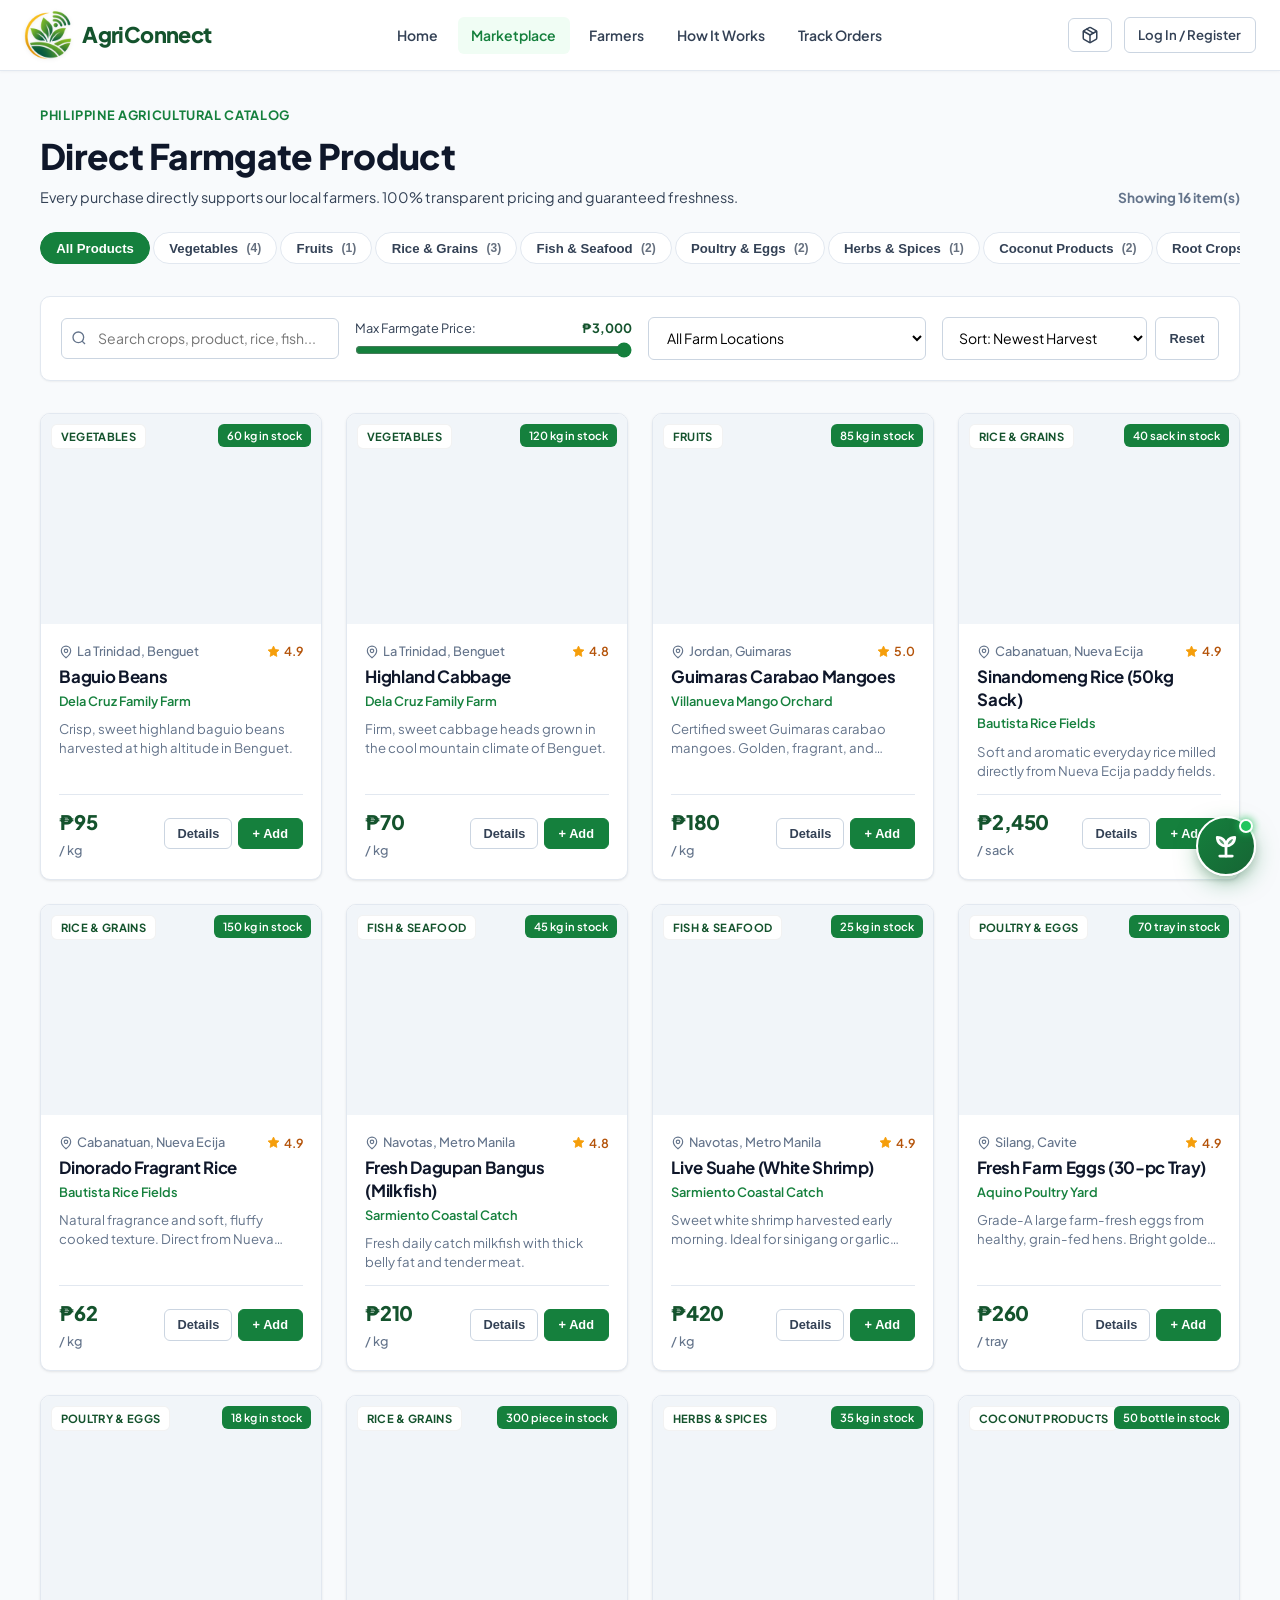
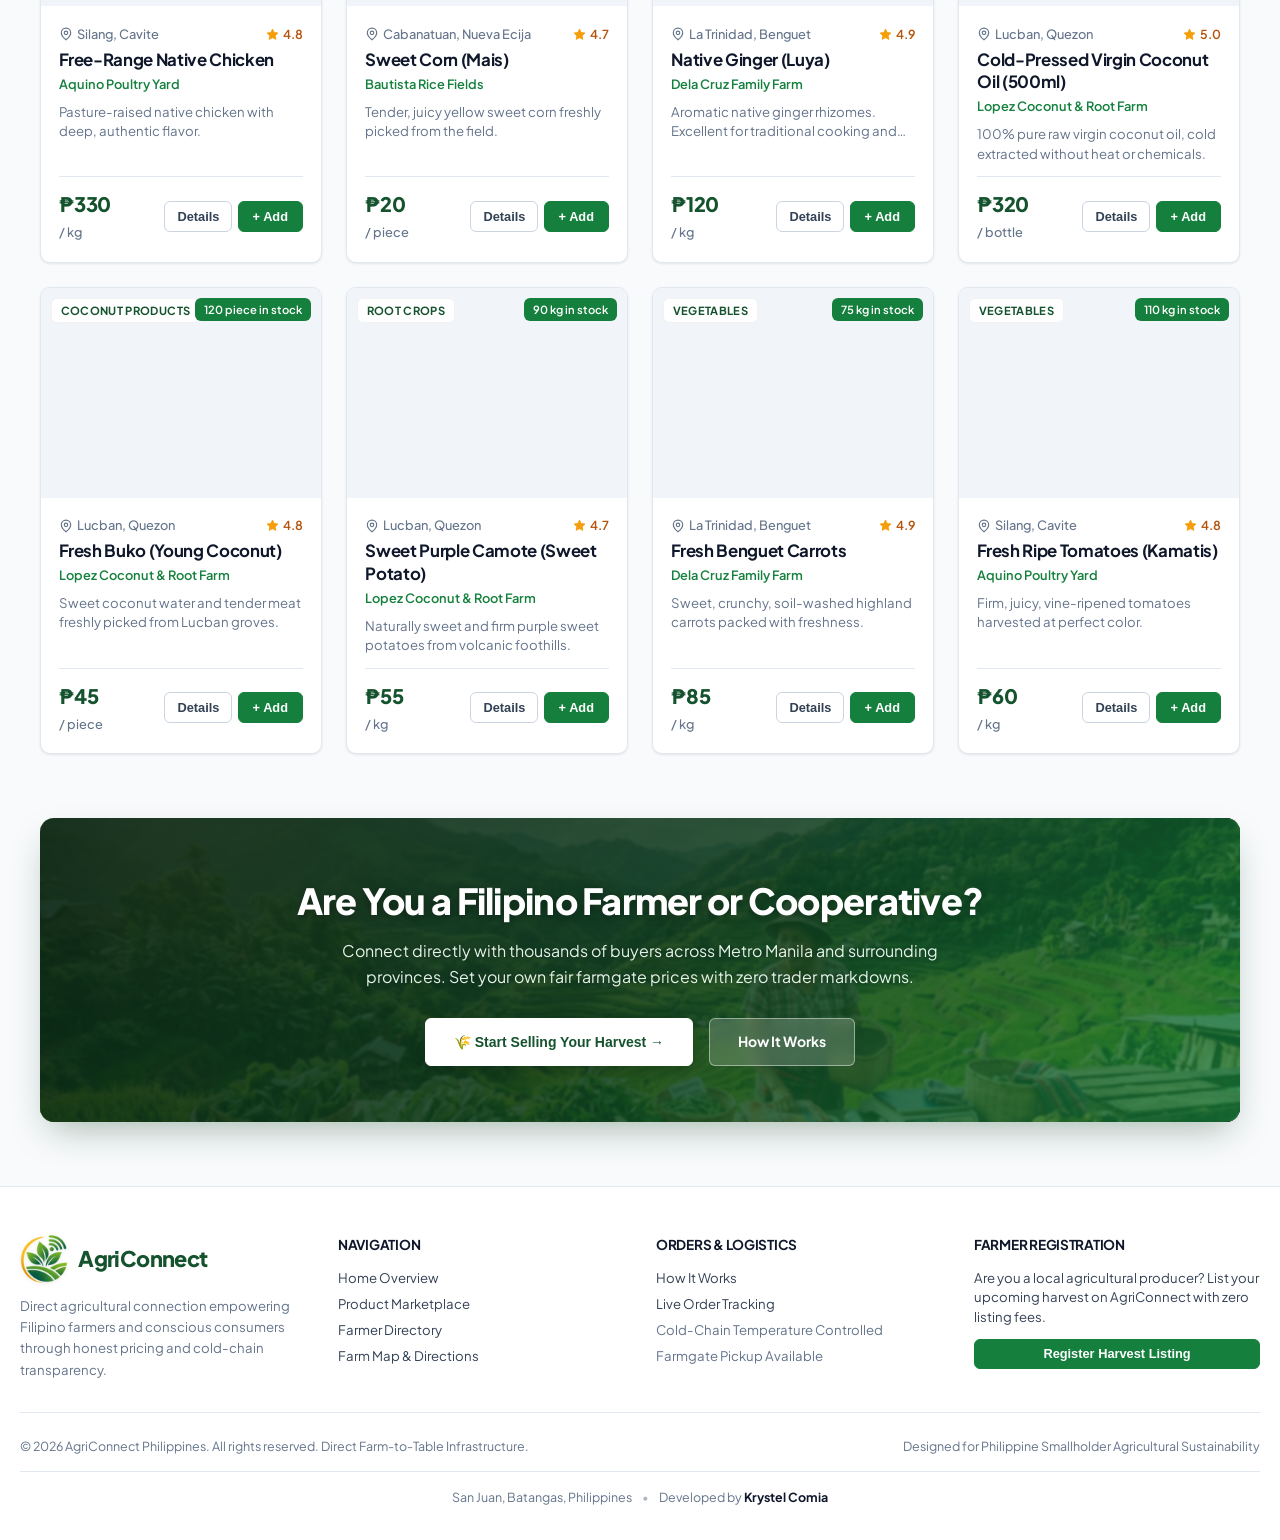
<file: marketplace.html>
<!DOCTYPE html>
<html lang="en">
<head>
  <meta charset="UTF-8">
  <meta name="viewport" content="width=device-width, initial-scale=1.0">
  <title>Marketplace | AgriConnect Philippine Farm Product</title>
  <meta name="description" content="Shop fresh vegetables, fruits, rice, seafood, and poultry directly from verified Filipino growers at transparent farmgate prices. Zero middlemen.">
  <link rel="stylesheet" href="assets/app.css">
  <script src="assets/app.js" defer></script>
  <link rel="icon" type="image/png" href="assets/favicon.png?v=4">
  <link rel="shortcut icon" href="favicon.ico?v=4">
  <link rel="apple-touch-icon" href="assets/favicon.png?v=4">
  <meta property="og:image" content="assets/logo.png">
</head>
<body>

  <!-- Site Header -->
  <header class="site-header">
    <div class="header-inner">
      <a href="index.html" class="brand-logo" aria-label="AgriConnect Home">
        <img src="assets/logo.png" alt="AgriConnect Logo" class="brand-logo-img">
        <span>AgriConnect</span>
      </a>

      <nav class="header-nav" id="headerNav" aria-label="Main Navigation">
        <a href="index.html" class="nav-link">Home</a>
        <a href="marketplace.html" class="nav-link active">Marketplace</a>
        <a href="farmers.html" class="nav-link">Farmers</a>
        <a href="how-it-works.html" class="nav-link">How It Works</a>
        <a href="track-orders.html" class="nav-link">Track Orders</a>
      </nav>

      <div class="header-actions">
        <a href="dashboard.html" class="btn-primary header-dashboard-btn" style="font-size: 0.825rem; padding: 0.45rem 0.95rem; text-decoration: none; display: none; align-items: center; gap: 0.4rem;" aria-label="Open Dashboard">
          <svg width="15" height="15" viewBox="0 0 24 24" fill="none" stroke="currentColor" stroke-width="2" stroke-linecap="round" stroke-linejoin="round">
            <rect width="7" height="9" x="3" y="3" rx="1"/>
            <rect width="7" height="5" x="14" y="3" rx="1"/>
            <rect width="7" height="9" x="14" y="12" rx="1"/>
            <rect width="7" height="5" x="3" y="16" rx="1"/>
          </svg>
          <span>Dashboard</span>
        </a>

        <button onclick="toggleCart(true)" class="btn-secondary" style="position: relative; padding: 0.45rem 0.75rem;" aria-label="View Cart">
          <svg width="18" height="18" viewBox="0 0 24 24" fill="none" stroke="currentColor" stroke-width="2" stroke-linecap="round" stroke-linejoin="round">
            <path d="m7.5 4.27 9 5.15"/><polyline points="3.29 7 12 12 20.71 7"/><line x1="12" y1="22" x2="12" y2="12"/><path d="M21 8a2 2 0 0 0-1-1.73l-7-4a2 2 0 0 0-2 0l-7 4A2 2 0 0 0 3 8v8a2 2 0 0 0 1 1.73l7 4a2 2 0 0 0 2 0l7-4A2 2 0 0 0 21 16Z"/>
          </svg>
          <span id="cartBadge" class="cart-badge" style="display: none;">0</span>
        </button>

        <div id="userAuthContainer"></div>

        <button class="mobile-menu-btn" onclick="toggleMobileNav()" aria-label="Toggle navigation">
          <svg width="22" height="22" viewBox="0 0 24 24" fill="none" stroke="currentColor" stroke-width="2"><line x1="3" y1="12" x2="21" y2="12"/><line x1="3" y1="6" x2="21" y2="6"/><line x1="3" y1="18" x2="21" y2="18"/></svg>
        </button>
      </div>
    </div>
  </header>

  <!-- Marketplace Main Content -->
  <main style="max-width: 1240px; margin: 2rem auto 4rem; padding: 0 1.25rem;">
    <!-- Page Header & Overview -->
    <div style="display: flex; flex-wrap: wrap; justify-content: space-between; align-items: flex-end; margin-bottom: 1.5rem; gap: 1rem;">
      <div>
        <span id="marketplaceSubtitle" style="font-size: 0.8rem; font-weight: 700; color: var(--primary); text-transform: uppercase; letter-spacing: 0.05em;">
          Philippine Agricultural Catalog
        </span>
        <h1 id="marketplaceTitle" style="font-size: 2.2rem; font-weight: 800; color: var(--text-main); margin-top: 0.25rem; letter-spacing: -0.02em;">
          Direct Farmgate Product
        </h1>
        <p id="marketplaceDescription" style="font-size: 0.9rem; color: var(--text-secondary); margin-top: 0.25rem;">
          Every purchase directly supports our local farmers. 100% transparent pricing and guaranteed freshness.
        </p>
      </div>

      <div style="display: flex; gap: 0.5rem; align-items: center;">
        <span id="productCount" style="font-size: 0.85rem; font-weight: 700; color: var(--text-muted);">
          Loading products...
        </span>
      </div>
    </div>

    <!-- Farmer Mode Controls (Active for Logged-In Farmer) -->
    <div id="farmerMarketControls" style="display: none; margin-bottom: 1.5rem; background: #ffffff; border: 1px solid var(--border-subtle); border-radius: var(--radius-md); padding: 0.85rem 1.15rem; box-shadow: var(--shadow-sm); align-items: center; justify-content: space-between; flex-wrap: wrap; gap: 1rem;">
      <div style="display: flex; align-items: center; gap: 0.5rem; flex-wrap: wrap;">
        <span style="font-size: 0.78rem; font-weight: 700; color: var(--text-muted); text-transform: uppercase; letter-spacing: 0.04em;">Filter:</span>
        <button id="btnViewMyProducts" onclick="setFarmerMarketView('my_products')" class="btn-primary" style="padding: 0.5rem 1rem; font-size: 0.85rem; display: inline-flex; align-items: center; gap: 0.4rem; font-weight: 700;">
          🌱 My Products (<span id="farmerOwnCount">0</span>)
        </button>
        <button id="btnViewAllMarket" onclick="setFarmerMarketView('all')" class="btn-secondary" style="padding: 0.5rem 1rem; font-size: 0.85rem; display: inline-flex; align-items: center; gap: 0.4rem; font-weight: 600;">
          🌐 Browse All Marketplace (<span id="farmerTotalCount">0</span>)
        </button>
      </div>
      <a href="sell-harvest.html" class="btn-primary" style="padding: 0.5rem 1.15rem; font-size: 0.85rem; display: inline-flex; align-items: center; gap: 0.45rem; text-decoration: none; background: #166534;">
        <svg width="15" height="15" viewBox="0 0 24 24" fill="none" stroke="currentColor" stroke-width="2.5"><line x1="12" y1="5" x2="12" y2="19"/><line x1="5" y1="12" x2="19" y2="12"/></svg>
        <span>Sell New Harvest</span>
      </a>
    </div>

    <!-- Admin Marketplace Analytics Panel (Rendered dynamically for Admin) -->
    <div id="adminMarketplaceAnalyticsPanel" style="display: none; margin-bottom: 2rem;"></div>

    <!-- Category Filter Chips -->
    <div id="categoryChipsWrapper" style="margin-bottom: 1.5rem; overflow-x: auto; padding-bottom: 0.5rem;">
      <div id="categoryChips" style="display: flex; gap: 0.5rem; min-width: max-content;">
        <!-- Injected by app.js renderCategories() -->
      </div>
    </div>

    <!-- Functional Filter & Search Toolbar -->
    <div style="background: #ffffff; border: 1px solid var(--border-subtle); border-radius: var(--radius-md); padding: 1.25rem; margin-bottom: 2rem; box-shadow: var(--shadow-sm);">
      <div style="display: grid; grid-template-columns: repeat(auto-fit, minmax(200px, 1fr)); gap: 1rem; align-items: center;">
        <!-- Search Input -->
        <div style="position: relative;">
          <input 
            type="text" 
            id="searchInput" 
            placeholder="Search crops, product, rice, fish..." 
            style="width: 100%; padding: 0.65rem 0.85rem 0.65rem 2.25rem; border: 1px solid var(--border-strong); border-radius: var(--radius-sm); font-size: 0.875rem; font-family: inherit;"
          >
          <svg width="16" height="16" viewBox="0 0 24 24" fill="none" stroke="currentColor" stroke-width="2" style="position: absolute; left: 10px; top: 50%; transform: translateY(-50%); color: var(--text-muted);">
            <circle cx="11" cy="11" r="8"/><line x1="21" y1="21" x2="16.65" y2="16.65"/>
          </svg>
        </div>

        <!-- Price Range Slider -->
        <div style="display: flex; flex-direction: column; gap: 0.25rem;">
          <div style="display: flex; justify-content: space-between; font-size: 0.8rem; color: var(--text-secondary);">
            <span>Max Farmgate Price:</span>
            <strong id="priceRangeDisplay" style="color: var(--primary-deep); font-weight: 700;">₱3,000</strong>
          </div>
          <input 
            type="range" 
            id="priceRange" 
            min="20" 
            max="3000" 
            step="20" 
            value="3000"
            style="width: 100%; accent-color: var(--primary);"
          >
        </div>

        <!-- Location Dropdown -->
        <div>
          <select 
            id="locationSelect" 
            onchange="window.AgriState.currentLocation = this.value; renderProducts();"
            style="width: 100%; padding: 0.65rem 0.85rem; border: 1px solid var(--border-strong); border-radius: var(--radius-sm); font-size: 0.875rem; font-family: inherit; background-color: #ffffff;"
          >
            <option value="all">All Farm Locations</option>
            <option value="Benguet">Benguet (Highland Crops)</option>
            <option value="Nueva Ecija">Nueva Ecija (Rice Fields)</option>
            <option value="Guimaras">Guimaras (Mango Orchards)</option>
            <option value="Navotas">Navotas / Coastal Catch</option>
            <option value="Cavite">Cavite (Poultry & Greens)</option>
            <option value="Quezon">Quezon (Coconut & Root Crops)</option>
            <option value="Cagayan">Cagayan Valley (Spices)</option>
            <option value="Tarlac">Tarlac (Grains & Corn)</option>
          </select>
        </div>

        <!-- Sort Select & Reset Button -->
        <div style="display: flex; gap: 0.5rem;">
          <select 
            onchange="setSort(this.value)"
            style="flex: 1; padding: 0.65rem 0.75rem; border: 1px solid var(--border-strong); border-radius: var(--radius-sm); font-size: 0.875rem; font-family: inherit; background-color: #ffffff;"
          >
            <option value="newest">Sort: Newest Harvest</option>
            <option value="price-asc">Price: Low to High</option>
            <option value="price-desc">Price: High to Low</option>
            <option value="rating">Top Rated Growers</option>
          </select>

          <button 
            onclick="resetAllFilters()" 
            class="btn-secondary" 
            style="padding: 0.65rem 0.85rem; font-size: 0.8rem;"
            title="Reset Filters"
          >
            Reset
          </button>
        </div>
      </div>
    </div>

    <!-- Live Products Grid -->
    <div id="productsGrid" style="display: grid; grid-template-columns: repeat(auto-fill, minmax(270px, 1fr)); gap: 1.5rem;">
      <!-- Populated dynamically by app.js renderProducts() with functional "+ Add" and "Details" buttons -->
    </div>

    <!-- Call to Action Banner with Background Photo -->
    <div class="cta-photo-banner" style="margin-top: 4rem;">
      <img src="assets/cta-banner.jpg" alt="Fresh Philippine Harvest and Farmer" class="cta-bg-img">
      <div class="cta-overlay"></div>
      <div class="cta-content">
        <h3 style="font-size: clamp(1.65rem, 3.2vw, 2.25rem); font-weight: 800; color: #ffffff; text-shadow: 0 2px 10px rgba(0,0,0,0.35);">
          Are You a Filipino Farmer or Cooperative?
        </h3>
        <p style="max-width: 620px; margin: 0.65rem auto 1.75rem; opacity: 0.95; font-size: 1rem; line-height: 1.6; color: #f0fdf4; text-shadow: 0 1px 4px rgba(0,0,0,0.3);">
          Connect directly with thousands of buyers across Metro Manila and surrounding provinces. Set your own fair farmgate prices with zero trader markdowns.
        </p>
        <div style="display: flex; gap: 1rem; justify-content: center; flex-wrap: wrap;">
          <button onclick="openSellHarvestModal()" class="btn-primary" style="background: #ffffff; color: var(--primary-deep); border-color: #ffffff; font-weight: 700; padding: 0.8rem 1.75rem; box-shadow: 0 4px 14px rgba(0,0,0,0.2);">
            🌾 Start Selling Your Harvest &rarr;
          </button>
          <a href="how-it-works.html" class="btn-secondary" style="background: rgba(255, 255, 255, 0.18); color: #ffffff; border-color: rgba(255, 255, 255, 0.45); backdrop-filter: blur(8px); -webkit-backdrop-filter: blur(8px); padding: 0.8rem 1.75rem; font-weight: 700; text-decoration: none;">
            How It Works
          </a>
        </div>
      </div>
    </div>
  </main>

  <!-- Site Footer -->
  <footer style="background: #ffffff; border-top: 1px solid var(--border-subtle); padding: 3rem 1.25rem 2rem;">
    <div style="max-width: 1240px; margin: 0 auto; display: grid; grid-template-columns: repeat(auto-fit, minmax(200px, 1fr)); gap: 2rem; padding-bottom: 2rem; border-bottom: 1px solid var(--border-subtle);">
      <div>
        <div class="brand-logo" style="margin-bottom: 0.75rem;">
          <img src="assets/logo.png" alt="AgriConnect Logo" class="brand-logo-img">
          <span>AgriConnect</span>
        </div>
        <p style="font-size: 0.825rem; color: var(--text-muted); line-height: 1.6;">
          Direct agricultural connection empowering Filipino farmers and conscious consumers through honest pricing and cold-chain transparency.
        </p>
      </div>

      <div>
        <h5 style="font-size: 0.85rem; font-weight: 700; text-transform: uppercase; color: var(--text-main); margin-bottom: 0.75rem;">Navigation</h5>
        <ul style="list-style: none; display: flex; flex-direction: column; gap: 0.4rem; font-size: 0.825rem;">
          <li><a href="index.html" style="color: var(--text-secondary); text-decoration: none;">Home Overview</a></li>
          <li><a href="marketplace.html" style="color: var(--text-secondary); text-decoration: none;">Product Marketplace</a></li>
          <li><a href="farmers.html" style="color: var(--text-secondary); text-decoration: none;">Farmer Directory</a></li>
          <li><a href="maps.html" style="color: var(--text-secondary); text-decoration: none;">Farm Map & Directions</a></li>
        </ul>
      </div>

      <div>
        <h5 style="font-size: 0.85rem; font-weight: 700; text-transform: uppercase; color: var(--text-main); margin-bottom: 0.75rem;">Orders & Logistics</h5>
        <ul style="list-style: none; display: flex; flex-direction: column; gap: 0.4rem; font-size: 0.825rem;">
          <li><a href="how-it-works.html" style="color: var(--text-secondary); text-decoration: none;">How It Works</a></li>
          <li><a href="track-orders.html" style="color: var(--text-secondary); text-decoration: none;">Live Order Tracking</a></li>
          <li><span style="color: var(--text-muted);">Cold-Chain Temperature Controlled</span></li>
          <li><span style="color: var(--text-muted);">Farmgate Pickup Available</span></li>
        </ul>
      </div>

      <div>
        <h5 style="font-size: 0.85rem; font-weight: 700; text-transform: uppercase; color: var(--text-main); margin-bottom: 0.75rem;">Farmer Registration</h5>
        <p style="font-size: 0.825rem; color: var(--text-secondary); line-height: 1.5; margin-bottom: 0.75rem;">
          Are you a local agricultural producer? List your upcoming harvest on AgriConnect with zero listing fees.
        </p>
        <button onclick="openSellHarvestModal()" class="btn-primary" style="font-size: 0.8rem; padding: 0.4rem 0.85rem; width: 100%;">
          Register Harvest Listing
        </button>
      </div>
    </div>

    <div style="max-width: 1240px; margin: 1.5rem auto 0; display: flex; justify-content: space-between; align-items: center; font-size: 0.78rem; color: var(--text-muted); flex-wrap: wrap; gap: 0.5rem;">
      <div>&copy; 2026 AgriConnect Philippines. All rights reserved. Direct Farm-to-Table Infrastructure.</div>
      <div>Designed for Philippine Smallholder Agricultural Sustainability</div>
    </div>
    <div class="footer-credit" style="max-width: 1240px; margin: 1rem auto 0; padding-top: 1rem; border-top: 1px solid var(--border-subtle); text-align: center; font-size: 0.78rem; color: var(--text-muted); line-height: 1.6;">
      <span>San Juan, Batangas, Philippines</span>
      <span style="margin: 0 0.5rem; opacity: 0.5;">&bull;</span>
      <span>Developed by <strong style="color: var(--text-main);">Krystel Comia</strong></span>
    </div>
  </footer>

  <!-- Slide-out Shopping Cart Drawer -->
  <div id="cartBackdrop" class="drawer-backdrop" onclick="toggleCart(false)"></div>
  <aside id="cartDrawer" class="cart-drawer" aria-label="Shopping Basket">
    <div style="padding: 1.25rem; border-bottom: 1px solid var(--border-subtle); display: flex; justify-content: space-between; align-items: center;">
      <div style="display: flex; align-items: center; gap: 0.5rem;">
        <svg width="20" height="20" viewBox="0 0 24 24" fill="none" stroke="currentColor" stroke-width="2"><path d="m7.5 4.27 9 5.15"/><polyline points="3.29 7 12 12 20.71 7"/><line x1="12" y1="22" x2="12" y2="12"/><path d="M21 8a2 2 0 0 0-1-1.73l-7-4a2 2 0 0 0-2 0l-7 4A2 2 0 0 0 3 8v8a2 2 0 0 0 1 1.73l7 4a2 2 0 0 0 2 0l7-4A2 2 0 0 0 21 16Z"/></svg>
        <h3 style="font-size: 1.15rem; font-weight: 800; color: var(--text-main);">Your Harvest Basket</h3>
      </div>
      <button onclick="toggleCart(false)" style="background: none; border: none; font-size: 1.5rem; color: var(--text-muted); cursor: pointer;" aria-label="Close Basket">&times;</button>
    </div>

    <div id="cartItemsList" style="flex: 1; overflow-y: auto; padding: 1.25rem; display: flex; flex-direction: column; gap: 1rem;">
      <!-- Dynamic cart items -->
    </div>

    <div style="border-top: 1px solid var(--border-subtle); padding: 1.25rem; background: var(--bg-page);">
      <div style="display: flex; justify-content: space-between; font-size: 0.85rem; color: var(--text-secondary); margin-bottom: 0.35rem;">
        <span>Farm Subtotal:</span>
        <strong id="cartSubtotal" style="color: var(--text-main);">₱0</strong>
      </div>
      <div style="display: flex; justify-content: space-between; font-size: 0.85rem; color: var(--text-secondary); margin-bottom: 0.75rem;">
        <span>Cold-Chain Express Delivery:</span>
        <strong id="cartDelivery" style="color: var(--text-main);">₱95</strong>
      </div>
      <div style="display: flex; justify-content: space-between; font-size: 1.15rem; font-weight: 800; color: var(--primary-deep); border-top: 1px solid var(--border-subtle); padding-top: 0.75rem; margin-bottom: 1rem;">
        <span>Total Farmgate Amount:</span>
        <span id="cartTotal">₱0</span>
      </div>

      <button onclick="openCheckoutModal()" class="btn-primary" style="width: 100%; padding: 0.75rem; font-size: 0.95rem;">
        Proceed to Checkout
      </button>
    </div>
  </aside>

  <!-- Product Details Modal -->
  <div id="productModal" class="modal-overlay" onclick="if(event.target === this) closeProductModal()">
    <div class="modal-content" id="productModalContent">
      <!-- Injected by app.js openProductModal() -->
    </div>
  </div>

  <!-- Deposit Funds Modal for Buyer Purchase Balance -->
  <div id="depositFundsModal" class="modal-overlay" onclick="if(event.target === this) closeDepositModal()">
    <div class="modal-content" style="max-width: 520px; padding: 1.75rem;">
      <div style="display: flex; justify-content: space-between; align-items: center; border-bottom: 1px solid var(--border-subtle); padding-bottom: 1rem; margin-bottom: 1.25rem;">
        <div style="display: flex; align-items: center; gap: 0.65rem;">
          <span style="width: 36px; height: 36px; border-radius: 10px; background: #dcfce7; color: #15803d; display: flex; align-items: center; justify-content: center; font-size: 1.15rem; font-weight: 800;">
            💳
          </span>
          <div>
            <h3 style="font-size: 1.2rem; font-weight: 800; color: var(--primary-deep); margin: 0;">Deposit Purchase Funds</h3>
            <span style="font-size: 0.775rem; color: var(--text-muted);">Top up balance for seamless multi-farmer checkouts</span>
          </div>
        </div>
        <button onclick="closeDepositModal()" style="background: none; border: none; font-size: 1.4rem; color: var(--text-muted); cursor: pointer;">&times;</button>
      </div>

      <!-- Context Alert when triggered from Checkout Shortfall -->
      <div id="depositCheckoutAlert" style="display: none; background: #fffbeb; border: 1px solid #fde047; border-radius: var(--radius-sm); padding: 0.85rem; margin-bottom: 1.25rem; font-size: 0.8rem; color: #854d0e; align-items: flex-start; gap: 0.5rem;">
        <span style="font-size: 1.1rem; flex-shrink: 0; line-height: 1;">⚠️</span>
        <div id="depositCheckoutAlertText">
          Your current order requires a deposit to complete checkout with <strong>Pay Now</strong>.
        </div>
      </div>

      <!-- Multi-Farmer Benefit Info Callout -->
      <div style="background: #f0fdf4; border: 1px solid #86efac; border-radius: var(--radius-sm); padding: 0.85rem 1rem; margin-bottom: 1.25rem; font-size: 0.8rem; color: #166534; line-height: 1.45;">
        <strong>🌾 Multi-Farmer Advantage:</strong> Funds deposited to your balance can be used to order from multiple farmers across Luzon and Visayas in a single transaction. When you choose <strong>Pay Now</strong> at checkout, the payment is automatically deducted with 0% extra fees.
      </div>

      <form id="depositFundsForm" onsubmit="handleDepositSubmit(event)" style="display: flex; flex-direction: column; gap: 1.15rem;">
        <div>
          <label style="display: block; font-size: 0.8rem; font-weight: 700; margin-bottom: 0.35rem; color: var(--text-main);">
            Deposit Amount (₱) *
          </label>
          <div style="position: relative;">
            <span style="position: absolute; left: 0.85rem; top: 50%; transform: translateY(-50%); font-weight: 800; color: var(--text-muted); font-size: 1.1rem;">₱</span>
            <input type="number" id="depositAmountInput" required min="50" step="10" placeholder="1000" style="width: 100%; padding: 0.7rem 0.85rem 0.7rem 2.25rem; border: 1.5px solid var(--border-strong); border-radius: var(--radius-sm); font-family: inherit; font-size: 1.1rem; font-weight: 700; color: var(--text-main);">
          </div>
        </div>

        <!-- Quick Amount Selectors -->
        <div>
          <span style="display: block; font-size: 0.725rem; font-weight: 700; color: var(--text-muted); text-transform: uppercase; margin-bottom: 0.4rem;">Quick Top-Up Options</span>
          <div style="display: grid; grid-template-columns: repeat(4, 1fr); gap: 0.5rem;">
            <button type="button" onclick="setDepositAmountPreset(500)" style="padding: 0.45rem; background: #ffffff; border: 1px solid var(--border-strong); border-radius: 6px; font-size: 0.8rem; font-weight: 700; cursor: pointer; transition: all 0.15s ease;">+₱500</button>
            <button type="button" onclick="setDepositAmountPreset(1000)" style="padding: 0.45rem; background: #ffffff; border: 1px solid var(--border-strong); border-radius: 6px; font-size: 0.8rem; font-weight: 700; cursor: pointer; transition: all 0.15s ease;">+₱1,000</button>
            <button type="button" onclick="setDepositAmountPreset(2500)" style="padding: 0.45rem; background: #ffffff; border: 1px solid var(--border-strong); border-radius: 6px; font-size: 0.8rem; font-weight: 700; cursor: pointer; transition: all 0.15s ease;">+₱2,500</button>
            <button type="button" onclick="setDepositAmountPreset(5000)" style="padding: 0.45rem; background: #ffffff; border: 1px solid var(--border-strong); border-radius: 6px; font-size: 0.8rem; font-weight: 700; cursor: pointer; transition: all 0.15s ease;">+₱5,000</button>
          </div>
        </div>

        <div>
          <label style="display: block; font-size: 0.8rem; font-weight: 700; margin-bottom: 0.35rem; color: var(--text-main);">
            Payment Channel for Deposit *
          </label>
          <select id="depositMethodSelect" required style="width: 100%; padding: 0.65rem 0.85rem; border: 1px solid var(--border-strong); border-radius: var(--radius-sm); font-family: inherit; font-size: 0.85rem; background: #ffffff;">
            <option value="GCash (Instant Top-Up)">GCash (Instant Top-Up)</option>
            <option value="Maya (Instant Top-Up)">Maya (Instant Top-Up)</option>
            <option value="BDO / BPI Online Banking">BDO / BPI Online Banking</option>
            <option value="LandBank Agri-InstaPay">LandBank Agri-InstaPay</option>
          </select>
        </div>

        <div>
          <label style="display: block; font-size: 0.8rem; font-weight: 700; margin-bottom: 0.35rem; color: var(--text-main);">
            Reference / Transaction Number (Optional)
          </label>
          <input type="text" id="depositReferenceInput" placeholder="e.g. 90218491823" style="width: 100%; padding: 0.6rem 0.85rem; border: 1px solid var(--border-strong); border-radius: var(--radius-sm); font-family: inherit; font-size: 0.85rem;">
        </div>

        <div style="display: flex; gap: 0.5rem; margin-top: 0.5rem;">
          <button type="button" onclick="closeDepositModal()" class="btn-secondary" style="flex: 1; padding: 0.65rem;">
            Cancel
          </button>
          <button type="submit" class="btn-primary" style="flex: 2; padding: 0.65rem; font-size: 0.9rem;">
            Deposit Funds to Balance
          </button>
        </div>
      </form>
    </div>
  </div>

  <!-- Checkout Modal with Pay Now & Multi-Farmer Automatic Balance Deduction -->
  <div id="checkoutModal" class="modal-overlay" onclick="if(event.target === this) closeCheckoutModal()">
    <div class="modal-content" style="max-width: 580px; padding: 1.75rem;">
      <div style="display: flex; justify-content: space-between; align-items: center; border-bottom: 1px solid var(--border-subtle); padding-bottom: 1rem; margin-bottom: 1.25rem;">
        <div>
          <h3 style="font-size: 1.25rem; font-weight: 800; color: var(--primary-deep); margin: 0;">Checkout Direct Harvest</h3>
          <span style="font-size: 0.775rem; color: var(--text-muted);">Direct farmgate checkout with cold-chain dispatch</span>
        </div>
        <button onclick="closeCheckoutModal()" style="background: none; border: none; font-size: 1.4rem; color: var(--text-muted); cursor: pointer;">&times;</button>
      </div>

      <div id="checkoutSummary" style="background: var(--bg-subtle); padding: 1rem; border-radius: var(--radius-sm); margin-bottom: 1.25rem; font-size: 0.85rem;">
        <!-- Injected by openCheckoutModal() -->
      </div>

      <form id="checkoutForm" onsubmit="submitOrder(event)" style="display: flex; flex-direction: column; gap: 1rem;">
        <div>
          <label style="display: block; font-size: 0.8rem; font-weight: 700; margin-bottom: 0.35rem;">Full Name *</label>
          <input type="text" name="customerName" required placeholder="Full Name" style="width: 100%; padding: 0.6rem; border: 1px solid var(--border-strong); border-radius: var(--radius-sm); font-family: inherit;">
        </div>

        <div style="display: grid; grid-template-columns: 1fr 1fr; gap: 0.75rem;">
          <div>
            <label style="display: block; font-size: 0.8rem; font-weight: 700; margin-bottom: 0.35rem;">Mobile Phone *</label>
            <input type="tel" name="phone" required placeholder="0917 123 4567" style="width: 100%; padding: 0.6rem; border: 1px solid var(--border-strong); border-radius: var(--radius-sm); font-family: inherit;">
          </div>
          <div>
            <label style="display: block; font-size: 0.8rem; font-weight: 700; margin-bottom: 0.35rem;">Delivery City *</label>
            <input type="text" name="city" required placeholder="Quezon City, Manila..." style="width: 100%; padding: 0.6rem; border: 1px solid var(--border-strong); border-radius: var(--radius-sm); font-family: inherit;">
          </div>
        </div>

        <div>
          <label style="display: block; font-size: 0.8rem; font-weight: 700; margin-bottom: 0.35rem;">Exact Delivery Address *</label>
          <textarea name="address" required rows="2" placeholder="House/Unit #, Street, Barangay, Landmarks..." style="width: 100%; padding: 0.6rem; border: 1px solid var(--border-strong); border-radius: var(--radius-sm); font-family: inherit; font-size: 0.85rem;"></textarea>
        </div>

        <!-- Payment Selection with Pay Now Option & Automatic Balance Deduction -->
        <div>
          <label style="display: block; font-size: 0.8rem; font-weight: 700; margin-bottom: 0.45rem;">Choose Payment Settlement</label>
          <div style="display: flex; flex-direction: column; gap: 0.5rem; font-size: 0.825rem;">
            
            <!-- Pay Now Option -->
            <label id="paymentOptionPayNow" style="display: flex; align-items: flex-start; gap: 0.65rem; border: 2px solid var(--primary); background: #f0fdf4; padding: 0.75rem; border-radius: var(--radius-sm); cursor: pointer; transition: all 0.2s ease;">
              <input type="radio" name="paymentMethod" value="Pay Now (AgriConnect Balance)" checked onchange="handlePaymentMethodChange(this.value)" style="margin-top: 0.2rem; accent-color: var(--primary);">
              <div style="flex: 1;">
                <div style="display: flex; justify-content: space-between; align-items: center;">
                  <strong style="color: var(--primary-deep); font-size: 0.9rem;">💳 Pay Now (AgriConnect Balance)</strong>
                  <span style="background: #22c55e; color: #ffffff; font-size: 0.675rem; font-weight: 800; padding: 0.15rem 0.5rem; border-radius: 9999px; text-transform: uppercase;">Recommended</span>
                </div>
                <p style="margin: 0.25rem 0 0 0; color: var(--text-secondary); font-size: 0.775rem; line-height: 1.4;">
                  Payment is automatically deducted from your balance—especially convenient when ordering from multiple farmers simultaneously.
                </p>
              </div>
            </label>

            <!-- Live Balance Coverage & Shortfall Action Box -->
            <div id="checkoutWalletBalancePanel" style="background: #ffffff; border: 1px solid #bbf7d0; border-radius: var(--radius-sm); padding: 0.75rem 0.85rem; font-size: 0.8rem; box-shadow: 0 1px 3px rgba(0,0,0,0.03);">
              <div style="display: flex; justify-content: space-between; align-items: center; margin-bottom: 0.35rem;">
                <span style="color: var(--text-muted); font-size: 0.75rem; font-weight: 700; text-transform: uppercase;">Available Purchase Balance:</span>
                <strong id="checkoutWalletBalanceVal" style="color: #15803d; font-size: 1.05rem; font-weight: 800;">₱3,500.00</strong>
              </div>

              <div id="checkoutBalanceCoverageStatus" style="font-size: 0.75rem; color: #15803d; font-weight: 600;">
                ✓ Sufficient Balance • Remaining balance after payment: <strong>₱2,500.00</strong>
              </div>

              <div id="checkoutDepositRequiredPrompt" style="display: none; margin-top: 0.5rem; background: #fffbeb; border: 1px solid #fef08a; padding: 0.65rem 0.75rem; border-radius: 6px;">
                <div style="color: #b45309; font-weight: 700; font-size: 0.775rem; display: flex; align-items: center; gap: 0.35rem; margin-bottom: 0.35rem;">
                  <span>⚠️</span> Insufficient Balance (Short by <span id="checkoutShortfallAmount">₱0.00</span>)
                </div>
                <p style="margin: 0 0 0.5rem 0; color: #92400e; font-size: 0.725rem; line-height: 1.35;">
                  To complete this purchase with <strong>Pay Now</strong>, please deposit the required shortfall to your balance.
                </p>
                <button type="button" onclick="openDepositModalForCheckoutShortfall()" class="btn-primary" style="width: 100%; font-size: 0.775rem; padding: 0.45rem 0.75rem; background: #d97706; border-color: #b45309;">
                  + Deposit Required Funds to Pay Now
                </button>
              </div>
            </div>

            <!-- Alternative Payment Options -->
            <div style="display: grid; grid-template-columns: 1fr 1fr; gap: 0.5rem; font-size: 0.8rem; margin-top: 0.25rem;">
              <label id="paymentOptionEWallet" style="display: flex; align-items: flex-start; gap: 0.5rem; border: 1px solid var(--border-strong); padding: 0.65rem; border-radius: var(--radius-sm); cursor: pointer; background: #ffffff; transition: all 0.2s ease;">
                <input type="radio" name="paymentMethod" value="E-Wallet" onchange="handlePaymentMethodChange(this.value)" style="margin-top: 0.2rem; accent-color: var(--primary);">
                <div style="flex: 1;">
                  <strong style="font-size: 0.85rem;">📱 E-Wallet</strong>
                  <div style="font-size: 0.7rem; color: var(--text-muted); margin-top: 0.1rem;">GCash or Maya</div>
                  <select name="eWalletProvider" id="checkoutEWalletProvider" onchange="handlePaymentMethodChange('E-Wallet')" style="display: none; width: 100%; margin-top: 0.4rem; padding: 0.35rem; border: 1px solid var(--border-strong); border-radius: var(--radius-sm); font-family: inherit; font-size: 0.8rem;">
                    <option value="GCash">GCash</option>
                    <option value="Maya">Maya</option>
                  </select>
                </div>
              </label>
              <label id="paymentOptionCOD" style="display: flex; align-items: flex-start; gap: 0.5rem; border: 1px solid var(--border-strong); padding: 0.65rem; border-radius: var(--radius-sm); cursor: pointer; background: #ffffff; transition: all 0.2s ease;">
                <input type="radio" name="paymentMethod" value="Cash on Delivery (COD)" onchange="handlePaymentMethodChange(this.value)" style="margin-top: 0.2rem; accent-color: var(--primary);">
                <div style="flex: 1;">
                  <strong style="font-size: 0.85rem;">💵 Cash on Delivery</strong>
                  <div style="font-size: 0.7rem; color: var(--text-muted); margin-top: 0.1rem;">Pay when it arrives</div>
                </div>
              </label>
            </div>
          </div>
        </div>

        <div style="position: sticky; bottom: -1.75rem; background: #ffffff; padding: 0.75rem 0 0.35rem; margin-top: 0.25rem; border-top: 1px solid var(--border-subtle); z-index: 5;">
          <button type="submit" id="checkoutSubmitBtn" class="btn-primary" style="width: 100%; padding: 0.8rem; font-size: 0.95rem; font-weight: 800;">
          💳 Pay Now & Schedule Morning Dispatch
        </button>
        </div>
      </form>
    </div>
  </div>

  <!-- Sell Harvest Listing Modal -->
  <div id="sellHarvestModal" class="modal-overlay" onclick="if(event.target === this) closeSellHarvestModal()">
    <div class="modal-content" style="max-width: 600px; padding: 1.75rem;">
      <div style="display: flex; justify-content: space-between; align-items: center; border-bottom: 1px solid var(--border-subtle); padding-bottom: 1rem; margin-bottom: 1.25rem;">
        <div>
          <h3 style="font-size: 1.25rem; font-weight: 800; color: var(--primary-deep);">List Farm Harvest</h3>
          <span style="font-size: 0.8rem; color: var(--text-muted);">Direct connection to buyers with 0% platform take</span>
        </div>
        <button onclick="closeSellHarvestModal()" style="background: none; border: none; font-size: 1.4rem; color: var(--text-muted); cursor: pointer;">&times;</button>
      </div>

      <form onsubmit="submitNewListing(event)" style="display: flex; flex-direction: column; gap: 1rem;">
        <div style="display: grid; grid-template-columns: 1fr 1fr; gap: 0.75rem;">
          <div>
            <label style="display: block; font-size: 0.8rem; font-weight: 700; margin-bottom: 0.35rem;">Product / Crop Name *</label>
            <input type="text" id="sellCropName" name="cropName" required placeholder="e.g. Benguet Cabbage" style="width: 100%; padding: 0.6rem; border: 1px solid var(--border-strong); border-radius: var(--radius-sm); font-family: inherit;">
          </div>
          <div>
            <label style="display: block; font-size: 0.8rem; font-weight: 700; margin-bottom: 0.35rem;">Category *</label>
            <select name="category" required style="width: 100%; padding: 0.6rem; border: 1px solid var(--border-strong); border-radius: var(--radius-sm); font-family: inherit;">
              <option value="Vegetables">Vegetables</option>
              <option value="Fruits">Fruits</option>
              <option value="Rice & Grains">Rice & Grains</option>
              <option value="Fish & Seafood">Fish & Seafood</option>
              <option value="Root Crops">Root Crops</option>
              <option value="Poultry & Eggs">Poultry & Eggs</option>
              <option value="Coconut Products">Coconut Products</option>
            </select>
          </div>
        </div>

        <div style="display: grid; grid-template-columns: 1fr 1fr 1fr; gap: 0.75rem;">
          <div>
            <label style="display: block; font-size: 0.8rem; font-weight: 700; margin-bottom: 0.35rem;">Farmgate Price (₱) *</label>
            <input type="number" id="sellPrice" name="price" required min="1" placeholder="85" style="width: 100%; padding: 0.6rem; border: 1px solid var(--border-strong); border-radius: var(--radius-sm); font-family: inherit;">
          </div>
          <div>
            <label style="display: block; font-size: 0.8rem; font-weight: 700; margin-bottom: 0.35rem;">Unit *</label>
            <select name="unit" style="width: 100%; padding: 0.6rem; border: 1px solid var(--border-strong); border-radius: var(--radius-sm); font-family: inherit;">
              <option value="kg">kg</option>
              <option value="sack (50kg)">sack (50kg)</option>
              <option value="tray (30s)">tray (30s)</option>
              <option value="bunch">bunch</option>
              <option value="bundle">bundle</option>
            </select>
          </div>
          <div>
            <label style="display: block; font-size: 0.8rem; font-weight: 700; margin-bottom: 0.35rem;">Available Qty *</label>
            <input type="number" name="quantity" required min="1" placeholder="100" style="width: 100%; padding: 0.6rem; border: 1px solid var(--border-strong); border-radius: var(--radius-sm); font-family: inherit;">
          </div>
        </div>

        <div>
          <button type="button" onclick="runAIPricingAssistant()" style="background: #fffbeb; border: 1px solid #f59e0b; color: #b45309; padding: 0.4rem 0.75rem; border-radius: var(--radius-sm); font-size: 0.78rem; font-weight: 700; cursor: pointer; display: inline-flex; align-items: center; gap: 0.35rem;">
            <svg width="14" height="14" viewBox="0 0 24 24" fill="none" stroke="currentColor" stroke-width="2"><circle cx="12" cy="12" r="10"/><path d="M12 16v-4"/><path d="M12 8h.01"/></svg>
            Check AI Fair Farmgate Recommendation
          </button>
          <div id="aiPriceAdvice" style="display: none; margin-top: 0.5rem;"></div>
        </div>

        <div style="display: grid; grid-template-columns: 1fr 1fr; gap: 0.75rem;">
          <div>
            <label style="display: block; font-size: 0.8rem; font-weight: 700; margin-bottom: 0.35rem;">Farm / Grower Name *</label>
            <input type="text" name="farmName" required placeholder="Farm / Producer Name" style="width: 100%; padding: 0.6rem; border: 1px solid var(--border-strong); border-radius: var(--radius-sm); font-family: inherit;">
          </div>
          <div>
            <label style="display: block; font-size: 0.8rem; font-weight: 700; margin-bottom: 0.35rem;">Farm Province *</label>
            <input type="text" name="province" required placeholder="Benguet, Nueva Ecija, etc." style="width: 100%; padding: 0.6rem; border: 1px solid var(--border-strong); border-radius: var(--radius-sm); font-family: inherit;">
          </div>
        </div>

        <div>
          <label style="display: block; font-size: 0.8rem; font-weight: 700; margin-bottom: 0.35rem;">Description & Harvest Date</label>
          <textarea name="description" rows="2" placeholder="Freshly harvested greens grown with organic compost..." style="width: 100%; padding: 0.6rem; border: 1px solid var(--border-strong); border-radius: var(--radius-sm); font-family: inherit; font-size: 0.85rem;"></textarea>
        </div>

        <button type="submit" class="btn-primary" style="width: 100%; padding: 0.75rem; font-size: 0.95rem;">
          Publish Harvest to Live Marketplace
        </button>
      </form>
    </div>
  </div>

  <!-- Order Success Modal -->
  <div id="orderSuccessModal" class="modal-overlay" onclick="if(event.target === this) closeSuccessModal()">
    <div class="modal-content" id="orderSuccessContent" style="max-width: 520px; padding: 2rem; text-align: center;">
      <!-- Injected by showOrderSuccessModal() -->
    </div>
  </div>

  <!-- Toast Message Container -->
  <div id="toastContainer" class="toast-container" aria-live="polite"></div>

</body>
</html>
</file>
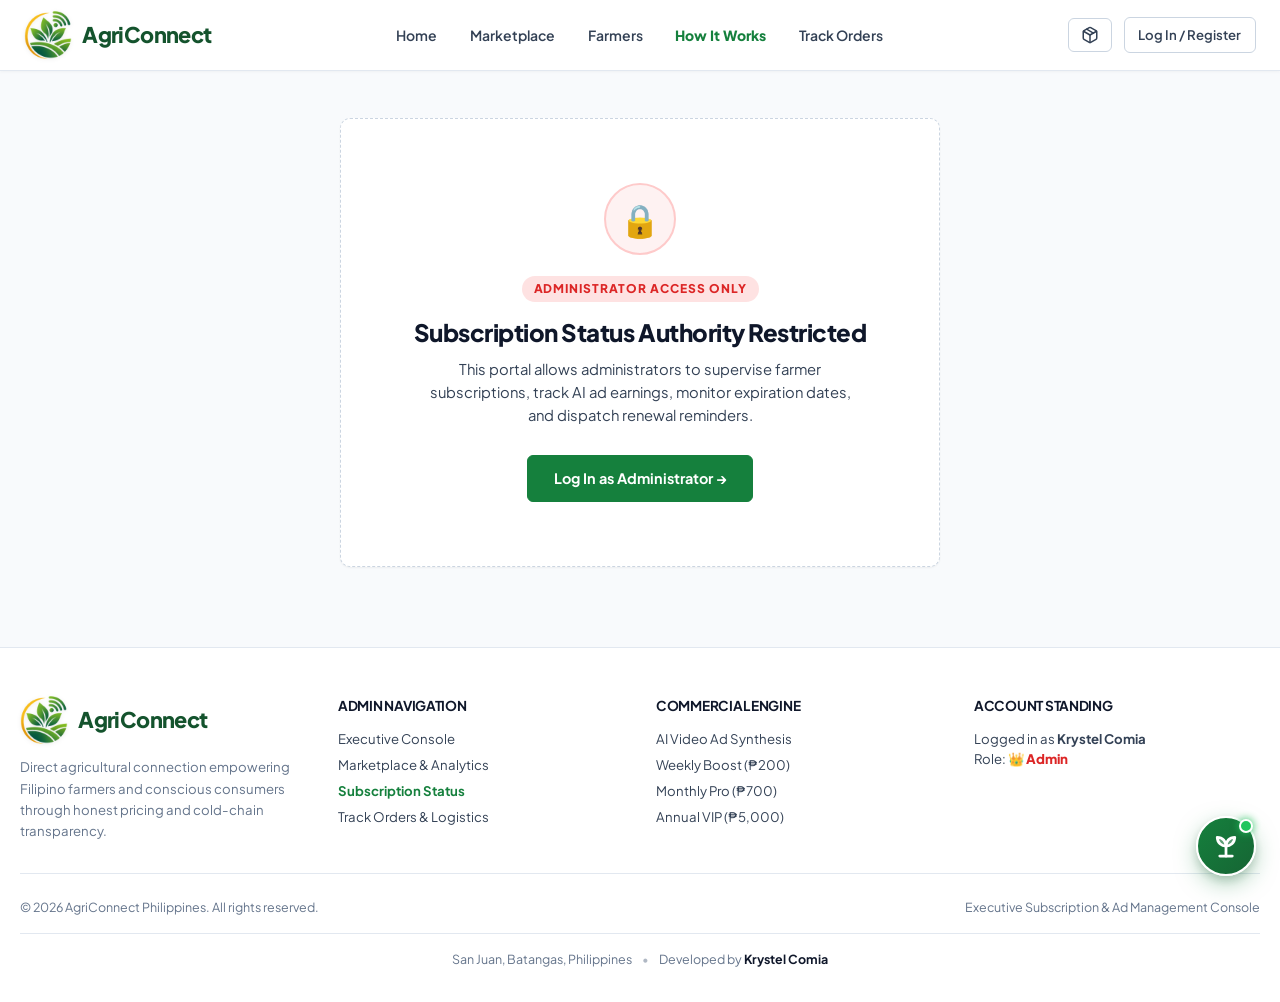
<file: subscriptions.html>
<!DOCTYPE html>
<html lang="en">
<head>
  <meta charset="UTF-8">
  <meta name="viewport" content="width=device-width, initial-scale=1.0">
  <title>Subscription Status & Ad Monitoring | AgriConnect Executive Console</title>
  <meta name="description" content="AgriConnect Executive Subscription & Ad Monitoring Console. Monitor farmer AI video ad subscriptions, platform recurring revenue, expiring plans, and dispatch renewal reminders.">
  <link rel="stylesheet" href="assets/app.css">
  <script src="assets/app.js" defer></script>
  <link rel="icon" type="image/png" href="assets/favicon.png?v=4">
  <link rel="shortcut icon" href="favicon.ico?v=4">
  <link rel="apple-touch-icon" href="assets/favicon.png?v=4">
  <meta property="og:image" content="assets/logo.png">
  <style>
    .sub-filter-btn {
      padding: 0.55rem 1rem;
      border: 1px solid var(--border-subtle);
      background: #ffffff;
      color: var(--text-secondary);
      font-weight: 700;
      font-size: 0.825rem;
      border-radius: var(--radius-sm);
      cursor: pointer;
      display: inline-flex;
      align-items: center;
      gap: 0.4rem;
      transition: all 0.18s ease;
      white-space: nowrap;
    }
    .sub-filter-btn:hover {
      background: var(--bg-subtle);
      color: var(--text-main);
    }
    .sub-filter-btn.active {
      background: var(--primary);
      color: #ffffff;
      border-color: var(--primary);
      box-shadow: 0 2px 8px rgba(21, 128, 61, 0.25);
    }
    .sub-table {
      width: 100%;
      border-collapse: collapse;
      font-size: 0.85rem;
      text-align: left;
    }
    .sub-table th {
      background: var(--bg-subtle);
      color: var(--text-secondary);
      font-weight: 700;
      text-transform: uppercase;
      font-size: 0.725rem;
      letter-spacing: 0.05em;
      padding: 0.85rem 1rem;
      border-bottom: 1.5px solid var(--border-subtle);
    }
    .sub-table td {
      padding: 1rem;
      border-bottom: 1px solid var(--border-subtle);
      vertical-align: middle;
      color: var(--text-main);
    }
    .sub-table tr:hover td {
      background: #f8fafc;
    }
    .sub-status-pill {
      font-size: 0.725rem;
      font-weight: 800;
      padding: 0.25rem 0.65rem;
      border-radius: 9999px;
      display: inline-flex;
      align-items: center;
      gap: 0.35rem;
      text-transform: uppercase;
      letter-spacing: 0.04em;
    }
    .pulse-dot {
      display: inline-block;
      width: 8px;
      height: 8px;
      border-radius: 50%;
      background: #22c55e;
      box-shadow: 0 0 0 0 rgba(34, 197, 94, 0.7);
      animation: pulseGreen 1.8s infinite;
    }
    @keyframes pulseGreen {
      0% { transform: scale(0.95); box-shadow: 0 0 0 0 rgba(34, 197, 94, 0.7); }
      70% { transform: scale(1); box-shadow: 0 0 0 6px rgba(34, 197, 94, 0); }
      100% { transform: scale(0.95); box-shadow: 0 0 0 0 rgba(34, 197, 94, 0); }
    }
  </style>
</head>
<body>

  <!-- Site Header -->
  <header class="site-header">
    <div class="header-inner">
      <a href="index.html" class="brand-logo" aria-label="AgriConnect Home">
        <img src="assets/logo.png" alt="AgriConnect Logo" class="brand-logo-img">
        <span>AgriConnect</span>
      </a>

      <nav class="header-nav" id="headerNav" aria-label="Main Navigation">
        <a href="index.html" class="nav-link">Home</a>
        <a href="marketplace.html" class="nav-link">Marketplace</a>
        <a href="farmers.html" class="nav-link">Farmers</a>
        <a href="subscriptions.html" class="nav-link active" style="color: var(--primary); font-weight: 800;">Subscription Status</a>
        <a href="track-orders.html" class="nav-link">Track Orders</a>
      </nav>

      <div class="header-actions">
        <a href="admin.html" class="btn-primary header-dashboard-btn" style="font-size: 0.825rem; padding: 0.45rem 0.95rem; text-decoration: none; display: inline-flex; align-items: center; gap: 0.4rem; background: #0f172a; border-color: #0f172a;" aria-label="Open Admin Console">
          <span>👑 Admin Console</span>
        </a>

        <button onclick="toggleCart(true)" class="btn-secondary" style="position: relative; padding: 0.45rem 0.75rem;" aria-label="View Cart">
          <span style="font-size: 0.95rem;">👑</span>
        </button>

        <div id="userAuthContainer"></div>

        <button class="mobile-menu-btn" onclick="toggleMobileNav()" aria-label="Toggle navigation">
          <svg width="22" height="22" viewBox="0 0 24 24" fill="none" stroke="currentColor" stroke-width="2"><line x1="3" y1="12" x2="21" y2="12"/><line x1="3" y1="6" x2="21" y2="6"/><line x1="3" y1="18" x2="21" y2="18"/></svg>
        </button>
      </div>
    </div>
  </header>

  <!-- Main Content Container -->
  <main style="max-width: 1280px; margin: 2rem auto 5rem; padding: 0 1.25rem;">

    <!-- Guest / Non-Admin Access Lock Container -->
    <div id="adminSubLockContainer" style="display: none; text-align: center; padding: 4rem 1.5rem; background: #ffffff; border-radius: var(--radius-md); border: 1.5px dashed var(--border-strong); box-shadow: var(--shadow-sm); max-width: 600px; margin: 3rem auto;">
      <div style="width: 72px; height: 72px; border-radius: 50%; background: #fef2f2; border: 2px solid #fecaca; color: #dc2626; display: flex; align-items: center; justify-content: center; margin: 0 auto 1.25rem; font-size: 2rem;">
        🔒
      </div>
      <span style="font-size: 0.75rem; font-weight: 800; color: #dc2626; text-transform: uppercase; letter-spacing: 0.08em; background: #fee2e2; padding: 0.25rem 0.75rem; border-radius: 9999px; display: inline-block; margin-bottom: 0.75rem;">
        Administrator Access Only
      </span>
      <h2 style="font-size: 1.5rem; font-weight: 800; color: var(--text-main); margin-bottom: 0.5rem;">
        Subscription Status Authority Restricted
      </h2>
      <p style="font-size: 0.925rem; color: var(--text-secondary); max-width: 440px; margin: 0 auto 1.75rem; line-height: 1.55;">
        This portal allows administrators to supervise farmer subscriptions, track AI ad earnings, monitor expiration dates, and dispatch renewal reminders.
      </p>
      <div style="display: flex; gap: 0.75rem; justify-content: center; flex-wrap: wrap;">
        <a href="auth.html?redirect=subscriptions.html" class="btn-primary" style="padding: 0.75rem 1.6rem; text-decoration: none; font-size: 0.9rem; font-weight: 700;">
          Log In as Administrator &rarr;
        </a>
      </div>
    </div>

    <!-- Authenticated Subscription Monitoring View -->
    <div id="adminSubMainView">
      
      <!-- Top Banner Header -->
      <div style="position: relative; border-radius: var(--radius-md); overflow: hidden; margin-bottom: 2rem; box-shadow: var(--shadow-sm); background: #0f172a;">
        <img src="assets/dashboard-banner.jpg" alt="Subscription Operations" style="width: 100%; height: 190px; object-fit: cover; display: block; filter: brightness(0.6);">
        <div style="position: absolute; inset: 0; background: linear-gradient(135deg, rgba(15, 23, 42, 0.94) 0%, rgba(20, 83, 45, 0.88) 100%); backdrop-filter: blur(2px);"></div>
        <div style="position: absolute; inset: 0; padding: 1.5rem 2rem; display: flex; justify-content: space-between; align-items: center; color: #ffffff; flex-wrap: wrap; gap: 1rem;">
          <div>
            <div style="display: flex; align-items: center; gap: 0.65rem; margin-bottom: 0.35rem; flex-wrap: wrap;">
              <span style="background: rgba(220, 38, 38, 0.9); color: #ffffff; font-size: 0.725rem; font-weight: 800; padding: 0.2rem 0.65rem; border-radius: 9999px; text-transform: uppercase; letter-spacing: 0.05em; display: inline-flex; align-items: center; gap: 0.35rem;">
                👑 Subscription Authority
              </span>
              <span style="background: rgba(255,255,255,0.15); backdrop-filter: blur(8px); padding: 0.2rem 0.65rem; border-radius: 9999px; font-size: 0.75rem; color: #f0fdf4; display: inline-flex; align-items: center; gap: 0.4rem;">
                <span class="pulse-dot"></span> Automated Ad Pipeline Operational
              </span>
            </div>
            <h1 style="font-size: clamp(1.6rem, 3vw, 2.2rem); font-weight: 800; color: #ffffff; text-shadow: 0 2px 10px rgba(0,0,0,0.4); margin: 0;">
              Farmer Subscription & AI Ad Status Authority
            </h1>
            <p style="font-size: 0.9rem; color: #f0fdf4; opacity: 0.95; margin-top: 0.3rem; text-shadow: 0 1px 4px rgba(0,0,0,0.3);">
              Monitor subscription statuses, total ad earnings, popular tiers, and dispatch timely renewal reminders to participating farmers.
            </p>
          </div>

          <div style="display: flex; gap: 0.75rem; flex-wrap: wrap;">
            <button onclick="refreshSubscriptionData()" class="btn-secondary" style="background: rgba(255,255,255,0.2); color: #ffffff; border-color: rgba(255,255,255,0.4); backdrop-filter: blur(8px); padding: 0.6rem 1.15rem; font-size: 0.85rem; font-weight: 700; display: inline-flex; align-items: center; gap: 0.45rem;">
              <svg width="15" height="15" viewBox="0 0 24 24" fill="none" stroke="currentColor" stroke-width="2.5"><path d="M21.5 2v6h-6M21.34 15.57a10 10 0 1 1-.57-8.38l5.67-5.67"/></svg>
              Refresh Statuses
            </button>
            <a href="admin.html" class="btn-primary" style="padding: 0.6rem 1.15rem; font-size: 0.85rem; font-weight: 700; text-decoration: none; background: #166534; border-color: #166534;">
              Executive Console &rarr;
            </a>
          </div>
        </div>
      </div>

      <!-- Top KPI Metric Cards Grid -->
      <div style="display: grid; grid-template-columns: repeat(auto-fit, minmax(240px, 1fr)); gap: 1.25rem; margin-bottom: 2rem;">
        
        <!-- KPI 1: Total Subscription Earnings -->
        <div style="background: #ffffff; border: 1px solid var(--border-subtle); border-radius: var(--radius-md); padding: 1.35rem; box-shadow: var(--shadow-sm);">
          <div style="display: flex; justify-content: space-between; align-items: center; margin-bottom: 0.5rem;">
            <span style="font-size: 0.78rem; font-weight: 700; color: var(--text-muted); text-transform: uppercase;">Total Subscription Earnings</span>
            <span style="width: 32px; height: 32px; border-radius: var(--radius-sm); background: #dcfce7; color: #15803d; display: flex; align-items: center; justify-content: center; font-weight: 800; font-size: 1.1rem;">
              ₱
            </span>
          </div>
          <div id="kpiSubTotalEarnings" style="font-size: 1.85rem; font-weight: 800; color: var(--primary-deep);">
            ₱0.00
          </div>
          <div style="font-size: 0.75rem; color: #15803d; font-weight: 600; margin-top: 0.35rem; display: flex; align-items: center; gap: 0.3rem;">
            <svg width="13" height="13" viewBox="0 0 24 24" fill="none" stroke="currentColor" stroke-width="2.5"><polyline points="23 6 13.5 15.5 8.5 10.5 1 18"/><polyline points="17 6 23 6 23 12"/></svg>
            100% Platform Commercial Revenue
          </div>
        </div>

        <!-- KPI 2: Active Subscriptions Count -->
        <div style="background: #ffffff; border: 1px solid var(--border-subtle); border-radius: var(--radius-md); padding: 1.35rem; box-shadow: var(--shadow-sm);">
          <div style="display: flex; justify-content: space-between; align-items: center; margin-bottom: 0.5rem;">
            <span style="font-size: 0.78rem; font-weight: 700; color: var(--text-muted); text-transform: uppercase;">Active Subscriptions</span>
            <span style="width: 32px; height: 32px; border-radius: var(--radius-sm); background: #e0f2fe; color: #0284c7; display: flex; align-items: center; justify-content: center;">
              <svg width="16" height="16" viewBox="0 0 24 24" fill="none" stroke="currentColor" stroke-width="2"><path d="M12 22s8-4 8-10V5l-8-3-8 3v7c0 6 8 10 8 10z"/></svg>
            </span>
          </div>
          <div id="kpiSubActiveCount" style="font-size: 1.85rem; font-weight: 800; color: var(--text-main);">
            0 Active
          </div>
          <div id="kpiSubActiveSubtext" style="font-size: 0.75rem; color: var(--text-muted); margin-top: 0.35rem;">
            0 Total participating farmers
          </div>
        </div>

        <!-- KPI 3: Expiring Soon Alert Queue (<= 3 Days) -->
        <div style="background: #fffbeb; border: 1.5px solid #fde047; border-radius: var(--radius-md); padding: 1.35rem; box-shadow: var(--shadow-sm);">
          <div style="display: flex; justify-content: space-between; align-items: center; margin-bottom: 0.5rem;">
            <span style="font-size: 0.78rem; font-weight: 800; color: #b45309; text-transform: uppercase;">Expiring Soon (&le; 3 Days)</span>
            <span style="width: 32px; height: 32px; border-radius: var(--radius-sm); background: #fef3c7; color: #b45309; display: flex; align-items: center; justify-content: center; font-size: 1.1rem;">
              ⚠️
            </span>
          </div>
          <div id="kpiSubExpiringCount" style="font-size: 1.85rem; font-weight: 800; color: #b45309;">
            0 Expiring
          </div>
          <div style="font-size: 0.75rem; color: #d97706; font-weight: 700; margin-top: 0.35rem;">
            Action: Dispatch renewal reminder
          </div>
        </div>

        <!-- KPI 4: Most Popular Plan -->
        <div style="background: #ffffff; border: 1px solid var(--border-subtle); border-radius: var(--radius-md); padding: 1.35rem; box-shadow: var(--shadow-sm);">
          <div style="display: flex; justify-content: space-between; align-items: center; margin-bottom: 0.5rem;">
            <span style="font-size: 0.78rem; font-weight: 700; color: var(--text-muted); text-transform: uppercase;">Most Popular Plan</span>
            <span style="width: 32px; height: 32px; border-radius: var(--radius-sm); background: #ede9fe; color: #7c3aed; display: flex; align-items: center; justify-content: center;">
              ⭐
            </span>
          </div>
          <div id="kpiSubPopularPlan" style="font-size: 1.45rem; font-weight: 800; color: #7c3aed; margin-top: 0.2rem;">
            Monthly (₱700)
          </div>
          <div id="kpiSubPopularSubtext" style="font-size: 0.75rem; color: var(--text-muted); margin-top: 0.35rem;">
            Preferred by 48% of active producers
          </div>
        </div>

      </div>

      <!-- Popular Plans Breakdown Cards -->
      <div style="background: #ffffff; border: 1px solid var(--border-subtle); border-radius: var(--radius-md); padding: 1.5rem; margin-bottom: 2rem; box-shadow: var(--shadow-sm);">
        <div style="display: flex; justify-content: space-between; align-items: center; margin-bottom: 1.25rem; flex-wrap: wrap; gap: 0.75rem;">
          <div>
            <h3 style="font-size: 1.15rem; font-weight: 800; color: var(--text-main); margin: 0;">
              Popular Subscription Plans & Earnings Distribution
            </h3>
            <p style="font-size: 0.8rem; color: var(--text-secondary); margin: 0.2rem 0 0;">
              Breakdown of active tier subscriptions and cumulative revenue generation per plan.
            </p>
          </div>
        </div>

        <div style="display: grid; grid-template-columns: repeat(auto-fit, minmax(260px, 1fr)); gap: 1rem;">
          
          <!-- Plan 1: Weekly Tier -->
          <div style="border: 1px solid var(--border-subtle); border-radius: var(--radius-sm); padding: 1rem; background: var(--bg-subtle);">
            <div style="display: flex; justify-content: space-between; align-items: center; margin-bottom: 0.35rem;">
              <span style="font-weight: 800; font-size: 0.95rem; color: var(--text-main);">Weekly Boost</span>
              <span style="background: #dcfce7; color: #15803d; font-size: 0.7rem; font-weight: 800; padding: 0.15rem 0.5rem; border-radius: 9999px;">₱200 / 7 Days</span>
            </div>
            <div style="font-size: 0.8rem; color: var(--text-muted); margin-bottom: 0.5rem;">Short-cycle harvest promotions</div>
            <div style="display: flex; justify-content: space-between; font-size: 0.85rem; font-weight: 700;">
              <span>Subscribers: <strong id="planCountWeekly" style="color: var(--primary);">0</strong></span>
              <span>Earnings: <strong id="planEarningsWeekly" style="color: var(--primary-deep);">₱0</strong></span>
            </div>
          </div>

          <!-- Plan 2: Monthly Tier (Most Popular) -->
          <div style="border: 2px solid var(--primary); border-radius: var(--radius-sm); padding: 1rem; background: #f0fdf4;">
            <div style="display: flex; justify-content: space-between; align-items: center; margin-bottom: 0.35rem;">
              <div style="display: flex; align-items: center; gap: 0.35rem;">
                <span style="font-weight: 800; font-size: 0.95rem; color: var(--primary-deep);">Monthly Pro</span>
                <span style="background: #15803d; color: #ffffff; font-size: 0.65rem; font-weight: 800; padding: 0.1rem 0.4rem; border-radius: 9999px; text-transform: uppercase;">Most Popular</span>
              </div>
              <span style="background: #ffffff; color: #15803d; font-size: 0.7rem; font-weight: 800; padding: 0.15rem 0.5rem; border-radius: 9999px; border: 1px solid #bbf7d0;">₱700 / 30 Days</span>
            </div>
            <div style="font-size: 0.8rem; color: var(--text-secondary); margin-bottom: 0.5rem;">Continuous cold-chain & homepage broadcast</div>
            <div style="display: flex; justify-content: space-between; font-size: 0.85rem; font-weight: 700;">
              <span>Subscribers: <strong id="planCountMonthly" style="color: var(--primary);">0</strong></span>
              <span>Earnings: <strong id="planEarningsMonthly" style="color: var(--primary-deep);">₱0</strong></span>
            </div>
          </div>

          <!-- Plan 3: Annual Tier -->
          <div style="border: 1px solid var(--border-subtle); border-radius: var(--radius-sm); padding: 1rem; background: var(--bg-subtle);">
            <div style="display: flex; justify-content: space-between; align-items: center; margin-bottom: 0.35rem;">
              <span style="font-weight: 800; font-size: 0.95rem; color: var(--text-main);">Annual VIP</span>
              <span style="background: #ede9fe; color: #7c3aed; font-size: 0.7rem; font-weight: 800; padding: 0.15rem 0.5rem; border-radius: 9999px;">₱5,000 / 365 Days</span>
            </div>
            <div style="font-size: 0.8rem; color: var(--text-muted); margin-bottom: 0.5rem;">Full-year automated commercial production</div>
            <div style="display: flex; justify-content: space-between; font-size: 0.85rem; font-weight: 700;">
              <span>Subscribers: <strong id="planCountAnnual" style="color: #7c3aed;">0</strong></span>
              <span>Earnings: <strong id="planEarningsAnnual" style="color: var(--primary-deep);">₱0</strong></span>
            </div>
          </div>

        </div>
      </div>

      <!-- Main Subscription Status Monitoring Table Container -->
      <div style="background: #ffffff; border: 1px solid var(--border-subtle); border-radius: var(--radius-md); box-shadow: var(--shadow-sm); overflow: hidden;">
        
        <!-- Toolbar Header & Filters -->
        <div style="padding: 1.25rem 1.5rem; border-bottom: 1px solid var(--border-subtle); display: flex; justify-content: space-between; align-items: center; flex-wrap: wrap; gap: 1rem; background: #fafafa;">
          <div>
            <h3 style="font-size: 1.15rem; font-weight: 800; color: var(--text-main); margin: 0;">
              Participating Farmers Subscription Directory
            </h3>
            <p style="font-size: 0.8rem; color: var(--text-secondary); margin: 0.2rem 0 0;">
              Track active AI commercial contracts, monitor days remaining, identify expiring plans, and dispatch instant renewal reminders.
            </p>
          </div>

          <!-- Sub-filters & Search -->
          <div style="display: flex; gap: 0.6rem; flex-wrap: wrap; align-items: center;">
            <div style="display: flex; gap: 0.35rem; flex-wrap: wrap;">
              <button onclick="filterSubscriptions('all')" id="subFilterAll" class="sub-filter-btn active">
                All Plans (<span id="countSubFilterAll">0</span>)
              </button>
              <button onclick="filterSubscriptions('expiring')" id="subFilterExpiring" class="sub-filter-btn">
                ⚠️ Expiring Soon (<span id="countSubFilterExpiring">0</span>)
              </button>
              <button onclick="filterSubscriptions('active')" id="subFilterActive" class="sub-filter-btn">
                ✓ Active (<span id="countSubFilterActive">0</span>)
              </button>
              <button onclick="filterSubscriptions('expired')" id="subFilterExpired" class="sub-filter-btn">
                ✗ Expired (<span id="countSubFilterExpired">0</span>)
              </button>
            </div>

            <div style="position: relative; min-width: 220px;">
              <input 
                type="text" 
                id="subSearchInput" 
                oninput="handleSubSearch(this.value)" 
                placeholder="Search farmer or farm..." 
                style="width: 100%; padding: 0.5rem 0.75rem 0.5rem 2rem; border: 1px solid var(--border-strong); border-radius: var(--radius-sm); font-size: 0.825rem; font-family: inherit; background: #ffffff;"
              >
              <svg style="position: absolute; left: 8px; top: 50%; transform: translateY(-50%); color: var(--text-muted);" width="14" height="14" viewBox="0 0 24 24" fill="none" stroke="currentColor" stroke-width="2.5"><circle cx="11" cy="11" r="8"/><line x1="21" y1="21" x2="16.65" y2="16.65"/></svg>
            </div>
          </div>
        </div>

        <!-- Master Table -->
        <div style="overflow-x: auto;">
          <table class="sub-table">
            <thead>
              <tr>
                <th>Farmer Producer</th>
                <th>Farm Location</th>
                <th>Plan Tier & Cost</th>
                <th>Subscription Period</th>
                <th>Days Remaining</th>
                <th>AI Ad Performance</th>
                <th>Status</th>
                <th style="text-align: right;">Action / Renewal</th>
              </tr>
            </thead>
            <tbody id="adminSubscriptionsTableBody">
              <!-- Injected dynamically by app.js renderAdminSubscriptions() -->
            </tbody>
          </table>
        </div>

      </div>

    </div>

  </main>

  <!-- Site Footer -->
  <footer style="background: #ffffff; border-top: 1px solid var(--border-subtle); padding: 3rem 1.25rem 2rem;">
    <div style="max-width: 1240px; margin: 0 auto; display: grid; grid-template-columns: repeat(auto-fit, minmax(200px, 1fr)); gap: 2rem; padding-bottom: 2rem; border-bottom: 1px solid var(--border-subtle);">
      <div>
        <div class="brand-logo" style="margin-bottom: 0.75rem;">
          <img src="assets/logo.png" alt="AgriConnect Logo" class="brand-logo-img">
          <span>AgriConnect</span>
        </div>
        <p style="font-size: 0.825rem; color: var(--text-muted); line-height: 1.6;">
          Direct agricultural connection empowering Filipino farmers and conscious consumers through honest pricing and cold-chain transparency.
        </p>
      </div>

      <div>
        <h5 style="font-size: 0.85rem; font-weight: 700; text-transform: uppercase; color: var(--text-main); margin-bottom: 0.75rem;">Admin Navigation</h5>
        <ul style="list-style: none; display: flex; flex-direction: column; gap: 0.4rem; font-size: 0.825rem;">
          <li><a href="admin.html" style="color: var(--text-secondary); text-decoration: none;">Executive Console</a></li>
          <li><a href="marketplace.html" style="color: var(--text-secondary); text-decoration: none;">Marketplace & Analytics</a></li>
          <li><a href="subscriptions.html" style="color: var(--primary); font-weight: 700; text-decoration: none;">Subscription Status</a></li>
          <li><a href="track-orders.html" style="color: var(--text-secondary); text-decoration: none;">Track Orders & Logistics</a></li>
        </ul>
      </div>

      <div>
        <h5 style="font-size: 0.85rem; font-weight: 700; text-transform: uppercase; color: var(--text-main); margin-bottom: 0.75rem;">Commercial Engine</h5>
        <ul style="list-style: none; display: flex; flex-direction: column; gap: 0.4rem; font-size: 0.825rem;">
          <li><span style="color: var(--text-secondary);">AI Video Ad Synthesis</span></li>
          <li><span style="color: var(--text-secondary);">Weekly Boost (₱200)</span></li>
          <li><span style="color: var(--text-secondary);">Monthly Pro (₱700)</span></li>
          <li><span style="color: var(--text-secondary);">Annual VIP (₱5,000)</span></li>
        </ul>
      </div>

      <div>
        <h5 style="font-size: 0.85rem; font-weight: 700; text-transform: uppercase; color: var(--text-main); margin-bottom: 0.75rem;">Account Standing</h5>
        <div style="font-size: 0.825rem; color: var(--text-secondary); line-height: 1.5;">
          Logged in as <strong>Krystel Comia</strong><br>
          Role: <span style="color: #dc2626; font-weight: 800;">👑 Admin</span>
        </div>
      </div>
    </div>

    <div style="max-width: 1240px; margin: 1.5rem auto 0; display: flex; justify-content: space-between; align-items: center; font-size: 0.78rem; color: var(--text-muted); flex-wrap: wrap; gap: 0.5rem;">
      <div>&copy; 2026 AgriConnect Philippines. All rights reserved.</div>
      <div>Executive Subscription & Ad Management Console</div>
    </div>
    <div class="footer-credit" style="max-width: 1240px; margin: 1rem auto 0; padding-top: 1rem; border-top: 1px solid var(--border-subtle); text-align: center; font-size: 0.78rem; color: var(--text-muted); line-height: 1.6;">
      <span>San Juan, Batangas, Philippines</span>
      <span style="margin: 0 0.5rem; opacity: 0.5;">&bull;</span>
      <span>Developed by <strong style="color: var(--text-main);">Krystel Comia</strong></span>
    </div>
  </footer>

  <!-- Toast Container -->
  <div id="toastContainer" class="toast-container"></div>

</body>
</html>
</file>
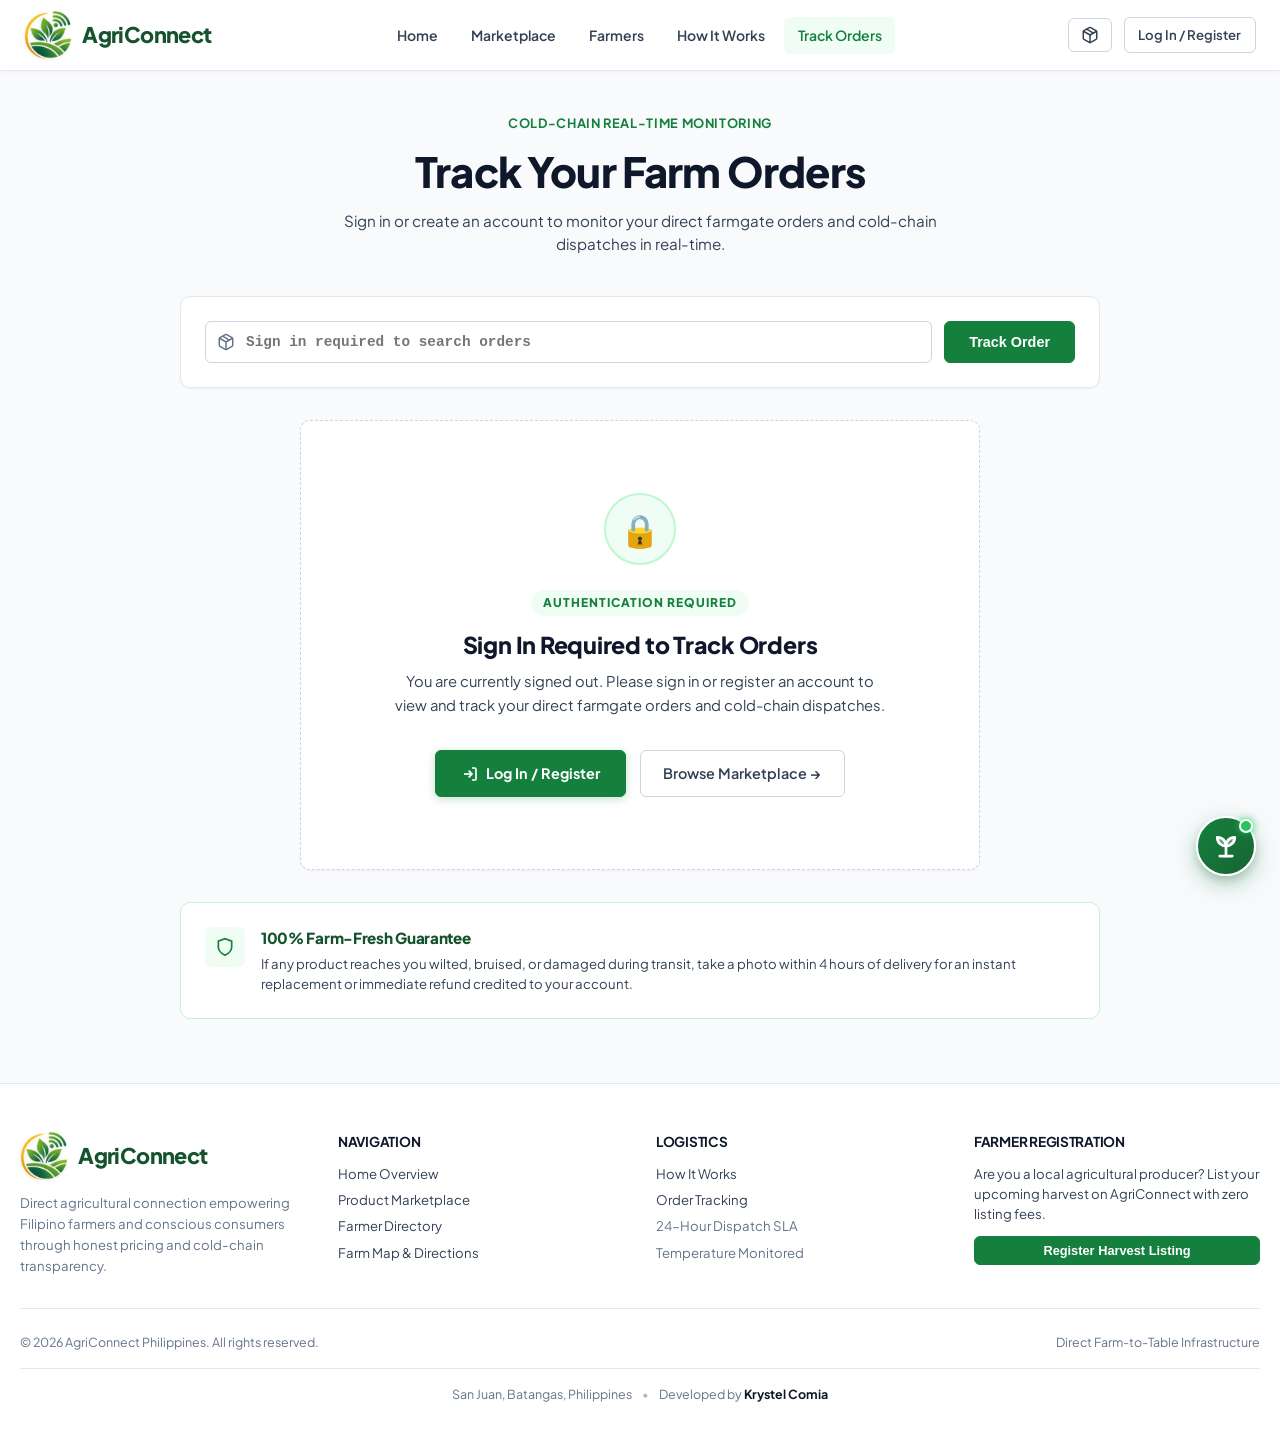
<file: track-orders.html>
<!DOCTYPE html>
<html lang="en">
<head>
  <meta charset="UTF-8">
  <meta name="viewport" content="width=device-width, initial-scale=1.0">
  <title>Track Orders & Live Farm Dispatch | AgriConnect</title>
  <meta name="description" content="Monitor your agricultural order status in real-time. Track harvest progress, cold-chain refrigerated van routes, driver ETA, and direct farm origins.">
  <link rel="stylesheet" href="assets/app.css">
  <script src="assets/app.js" defer></script>
  <link rel="icon" type="image/png" href="assets/favicon.png?v=4">
  <link rel="shortcut icon" href="favicon.ico?v=4">
  <link rel="apple-touch-icon" href="assets/favicon.png?v=4">
  <meta property="og:image" content="assets/logo.png">
</head>
<body>

  <!-- Site Header -->
  <header class="site-header">
    <div class="header-inner">
      <a href="index.html" class="brand-logo" aria-label="AgriConnect Home">
        <img src="assets/logo.png" alt="AgriConnect Logo" class="brand-logo-img">
        <span>AgriConnect</span>
      </a>

      <nav class="header-nav" id="headerNav" aria-label="Main Navigation">
        <a href="index.html" class="nav-link">Home</a>
        <a href="marketplace.html" class="nav-link">Marketplace</a>
        <a href="farmers.html" class="nav-link">Farmers</a>
        <a href="how-it-works.html" class="nav-link">How It Works</a>
        <a href="track-orders.html" class="nav-link active">Track Orders</a>
      </nav>

      <div class="header-actions">
        <a href="dashboard.html" class="btn-primary header-dashboard-btn" style="font-size: 0.825rem; padding: 0.45rem 0.95rem; text-decoration: none; display: none; align-items: center; gap: 0.4rem;" aria-label="Open Dashboard">
          <svg width="15" height="15" viewBox="0 0 24 24" fill="none" stroke="currentColor" stroke-width="2" stroke-linecap="round" stroke-linejoin="round">
            <rect width="7" height="9" x="3" y="3" rx="1"/>
            <rect width="7" height="5" x="14" y="3" rx="1"/>
            <rect width="7" height="9" x="14" y="12" rx="1"/>
            <rect width="7" height="5" x="3" y="16" rx="1"/>
          </svg>
          <span>Dashboard</span>
        </a>

        <button onclick="toggleCart(true)" class="btn-secondary" style="position: relative; padding: 0.45rem 0.75rem;" aria-label="View Cart">
          <svg width="18" height="18" viewBox="0 0 24 24" fill="none" stroke="currentColor" stroke-width="2" stroke-linecap="round" stroke-linejoin="round">
            <path d="m7.5 4.27 9 5.15"/><polyline points="3.29 7 12 12 20.71 7"/><line x1="12" y1="22" x2="12" y2="12"/><path d="M21 8a2 2 0 0 0-1-1.73l-7-4a2 2 0 0 0-2 0l-7 4A2 2 0 0 0 3 8v8a2 2 0 0 0 1 1.73l7 4a2 2 0 0 0 2 0l7-4A2 2 0 0 0 21 16Z"/>
          </svg>
          <span id="cartBadge" class="cart-badge" style="display: none;">0</span>
        </button>

        <div id="userAuthContainer"></div>

        <button class="mobile-menu-btn" onclick="toggleMobileNav()" aria-label="Toggle navigation">
          <svg width="22" height="22" viewBox="0 0 24 24" fill="none" stroke="currentColor" stroke-width="2"><line x1="3" y1="12" x2="21" y2="12"/><line x1="3" y1="6" x2="21" y2="6"/><line x1="3" y1="18" x2="21" y2="18"/></svg>
        </button>
      </div>
    </div>
  </header>

  <!-- Track Orders Main Content -->
  <main style="max-width: 960px; margin: 2.5rem auto 4rem; padding: 0 1.25rem;">
    <!-- Page Header -->
    <div style="text-align: center; margin-bottom: 2.5rem;">
      <span id="trackPageTag" style="font-size: 0.8rem; font-weight: 700; color: var(--primary); text-transform: uppercase; letter-spacing: 0.05em;">
        Cold-Chain Real-Time Monitoring
      </span>
      <h1 id="trackPageTitle" style="font-size: clamp(2rem, 3.5vw, 2.6rem); font-weight: 800; color: var(--text-main); margin-top: 0.35rem; letter-spacing: -0.02em;">
        Track Your Farm Orders
      </h1>
      <p id="trackPageSubtitle" style="font-size: 0.95rem; color: var(--text-secondary); margin-top: 0.5rem; max-width: 600px; margin-left: auto; margin-right: auto;">
        Follow your harvest from the morning pick in Benguet or Nueva Ecija through temperature-controlled transit directly to your door.
      </p>
    </div>

    <!-- Order Tracking Search Box -->
    <div style="background: #ffffff; border: 1px solid var(--border-subtle); border-radius: var(--radius-md); padding: 1.5rem; margin-bottom: 2rem; box-shadow: var(--shadow-sm);">
      <div style="display: flex; gap: 0.75rem; flex-wrap: wrap;">
        <div style="position: relative; flex: 1; min-width: 260px;">
          <input 
            type="text" 
            id="trackingSearchInput" 
            placeholder="Enter Order ID to track" 
            style="width: 100%; padding: 0.75rem 1rem 0.75rem 2.5rem; border: 1px solid var(--border-strong); border-radius: var(--radius-sm); font-size: 0.9rem; font-family: monospace; font-weight: 700;"
            onkeydown="if(event.key === 'Enter') handleTrackSearch()"
          >
          <svg width="18" height="18" viewBox="0 0 24 24" fill="none" stroke="currentColor" stroke-width="2" style="position: absolute; left: 12px; top: 50%; transform: translateY(-50%); color: var(--text-muted);">
            <path d="m7.5 4.27 9 5.15"/><polyline points="3.29 7 12 12 20.71 7"/><line x1="12" y1="22" x2="12" y2="12"/><path d="M21 8a2 2 0 0 0-1-1.73l-7-4a2 2 0 0 0-2 0l-7 4A2 2 0 0 0 3 8v8a2 2 0 0 0 1 1.73l7 4a2 2 0 0 0 2 0l7-4A2 2 0 0 0 21 16Z"/>
          </svg>
        </div>

        <button onclick="handleTrackSearch()" class="btn-primary" style="padding: 0.75rem 1.5rem; font-size: 0.9rem;">
          Track Order
        </button>
      </div>
    </div>

    <!-- Admin Track Filters Toolbar (Rendered dynamically for Admin) -->
    <div id="adminTrackFiltersToolbar" style="display: none; margin-bottom: 1.5rem; background: #ffffff; border: 1px solid var(--border-subtle); border-radius: var(--radius-md); padding: 0.85rem 1.15rem; box-shadow: var(--shadow-sm); justify-content: space-between; align-items: center; flex-wrap: wrap; gap: 0.75rem;">
      <div style="display: flex; align-items: center; gap: 0.45rem; flex-wrap: wrap;">
        <span style="font-size: 0.78rem; font-weight: 700; color: var(--text-muted); text-transform: uppercase;">Status:</span>
        <button onclick="setAdminTrackFilter('all')" id="btnTrackFilterAll" class="btn-primary" style="padding: 0.45rem 0.85rem; font-size: 0.8rem; font-weight: 700;">
          All Orders (<span id="trackCountAll">0</span>)
        </button>
        <button onclick="setAdminTrackFilter('pending')" id="btnTrackFilterPending" class="btn-secondary" style="padding: 0.45rem 0.85rem; font-size: 0.8rem; font-weight: 600;">
          ⏳ Pending (<span id="trackCountPending">0</span>)
        </button>
        <button onclick="setAdminTrackFilter('in_transit')" id="btnTrackFilterInTransit" class="btn-secondary" style="padding: 0.45rem 0.85rem; font-size: 0.8rem; font-weight: 600;">
          🚚 In Transit (<span id="trackCountInTransit">0</span>)
        </button>
        <button onclick="setAdminTrackFilter('delivered')" id="btnTrackFilterDelivered" class="btn-secondary" style="padding: 0.45rem 0.85rem; font-size: 0.8rem; font-weight: 600;">
          ✓ Delivered (<span id="trackCountDelivered">0</span>)
        </button>
        <button onclick="setAdminTrackFilter('cancelled')" id="btnTrackFilterCancelled" class="btn-secondary" style="padding: 0.45rem 0.85rem; font-size: 0.8rem; font-weight: 600;">
          ✗ Cancelled (<span id="trackCountCancelled">0</span>)
        </button>
      </div>
      <div style="font-size: 0.75rem; color: var(--primary-deep); font-weight: 700; display: flex; align-items: center; gap: 0.35rem;">
        👑 Platform Dispatch Oversight
      </div>
    </div>

    <!-- Active Orders Feed Container -->
    <div id="ordersListContainer">
      <!-- Populated dynamically by app.js renderOrderTrackingList() -->
    </div>

    <!-- Quality & Freshness Guarantee Advisory -->
    <div style="background: #ffffff; border: 1px solid var(--primary-border); border-radius: var(--radius-md); padding: 1.5rem; margin-top: 2rem; display: flex; gap: 1rem; align-items: flex-start;">
      <div style="width: 40px; height: 40px; border-radius: var(--radius-sm); background: var(--primary-light); color: var(--primary); display: flex; align-items: center; justify-content: center; flex-shrink: 0;">
        <svg width="20" height="20" viewBox="0 0 24 24" fill="none" stroke="currentColor" stroke-width="2"><path d="M12 22s8-4 8-10V5l-8-3-8 3v7c0 6 8 10 8 10z"/></svg>
      </div>
      <div>
        <h4 style="font-size: 0.95rem; font-weight: 800; color: var(--primary-deep); margin-bottom: 0.25rem;">
          100% Farm-Fresh Guarantee
        </h4>
        <p style="font-size: 0.825rem; color: var(--text-secondary); line-height: 1.5;">
          If any product reaches you wilted, bruised, or damaged during transit, take a photo within 4 hours of delivery for an instant replacement or immediate refund credited to your account.
        </p>
      </div>
    </div>
  </main>

  <!-- Site Footer -->
  <footer style="background: #ffffff; border-top: 1px solid var(--border-subtle); padding: 3rem 1.25rem 2rem;">
    <div style="max-width: 1240px; margin: 0 auto; display: grid; grid-template-columns: repeat(auto-fit, minmax(200px, 1fr)); gap: 2rem; padding-bottom: 2rem; border-bottom: 1px solid var(--border-subtle);">
      <div>
        <div class="brand-logo" style="margin-bottom: 0.75rem;">
          <img src="assets/logo.png" alt="AgriConnect Logo" class="brand-logo-img">
          <span>AgriConnect</span>
        </div>
        <p style="font-size: 0.825rem; color: var(--text-muted); line-height: 1.6;">
          Direct agricultural connection empowering Filipino farmers and conscious consumers through honest pricing and cold-chain transparency.
        </p>
      </div>

      <div>
        <h5 style="font-size: 0.85rem; font-weight: 700; text-transform: uppercase; color: var(--text-main); margin-bottom: 0.75rem;">Navigation</h5>
        <ul style="list-style: none; display: flex; flex-direction: column; gap: 0.4rem; font-size: 0.825rem;">
          <li><a href="index.html" style="color: var(--text-secondary); text-decoration: none;">Home Overview</a></li>
          <li><a href="marketplace.html" style="color: var(--text-secondary); text-decoration: none;">Product Marketplace</a></li>
          <li><a href="farmers.html" style="color: var(--text-secondary); text-decoration: none;">Farmer Directory</a></li>
          <li><a href="maps.html" style="color: var(--text-secondary); text-decoration: none;">Farm Map & Directions</a></li>
        </ul>
      </div>

      <div>
        <h5 style="font-size: 0.85rem; font-weight: 700; text-transform: uppercase; color: var(--text-main); margin-bottom: 0.75rem;">Logistics</h5>
        <ul style="list-style: none; display: flex; flex-direction: column; gap: 0.4rem; font-size: 0.825rem;">
          <li><a href="how-it-works.html" style="color: var(--text-secondary); text-decoration: none;">How It Works</a></li>
          <li><a href="track-orders.html" style="color: var(--text-secondary); text-decoration: none;">Order Tracking</a></li>
          <li><span style="color: var(--text-muted);">24-Hour Dispatch SLA</span></li>
          <li><span style="color: var(--text-muted);">Temperature Monitored</span></li>
        </ul>
      </div>

      <div>
        <h5 style="font-size: 0.85rem; font-weight: 700; text-transform: uppercase; color: var(--text-main); margin-bottom: 0.75rem;">Farmer Registration</h5>
        <p style="font-size: 0.825rem; color: var(--text-secondary); line-height: 1.5; margin-bottom: 0.75rem;">
          Are you a local agricultural producer? List your upcoming harvest on AgriConnect with zero listing fees.
        </p>
        <button onclick="openSellHarvestModal()" class="btn-primary" style="font-size: 0.8rem; padding: 0.4rem 0.85rem; width: 100%;">
          Register Harvest Listing
        </button>
      </div>
    </div>

    <div style="max-width: 1240px; margin: 1.5rem auto 0; display: flex; justify-content: space-between; align-items: center; font-size: 0.78rem; color: var(--text-muted); flex-wrap: wrap; gap: 0.5rem;">
      <div>&copy; 2026 AgriConnect Philippines. All rights reserved.</div>
      <div>Direct Farm-to-Table Infrastructure</div>
    </div>
    <div class="footer-credit" style="max-width: 1240px; margin: 1rem auto 0; padding-top: 1rem; border-top: 1px solid var(--border-subtle); text-align: center; font-size: 0.78rem; color: var(--text-muted); line-height: 1.6;">
      <span>San Juan, Batangas, Philippines</span>
      <span style="margin: 0 0.5rem; opacity: 0.5;">&bull;</span>
      <span>Developed by <strong style="color: var(--text-main);">Krystel Comia</strong></span>
    </div>
  </footer>

  <!-- Slide-out Shopping Cart Drawer -->
  <div id="cartBackdrop" class="drawer-backdrop" onclick="toggleCart(false)"></div>
  <aside id="cartDrawer" class="cart-drawer" aria-label="Shopping Basket">
    <div style="padding: 1.25rem; border-bottom: 1px solid var(--border-subtle); display: flex; justify-content: space-between; align-items: center;">
      <div style="display: flex; align-items: center; gap: 0.5rem;">
        <svg width="20" height="20" viewBox="0 0 24 24" fill="none" stroke="currentColor" stroke-width="2"><path d="m7.5 4.27 9 5.15"/><polyline points="3.29 7 12 12 20.71 7"/><line x1="12" y1="22" x2="12" y2="12"/><path d="M21 8a2 2 0 0 0-1-1.73l-7-4a2 2 0 0 0-2 0l-7 4A2 2 0 0 0 3 8v8a2 2 0 0 0 1 1.73l7 4a2 2 0 0 0 2 0l7-4A2 2 0 0 0 21 16Z"/></svg>
        <h3 style="font-size: 1.15rem; font-weight: 800; color: var(--text-main);">Your Harvest Basket</h3>
      </div>
      <button onclick="toggleCart(false)" style="background: none; border: none; font-size: 1.5rem; color: var(--text-muted); cursor: pointer;" aria-label="Close Basket">&times;</button>
    </div>

    <div id="cartItemsList" style="flex: 1; overflow-y: auto; padding: 1.25rem; display: flex; flex-direction: column; gap: 1rem;">
      <!-- Dynamic cart items -->
    </div>

    <div style="border-top: 1px solid var(--border-subtle); padding: 1.25rem; background: var(--bg-page);">
      <div style="display: flex; justify-content: space-between; font-size: 0.85rem; color: var(--text-secondary); margin-bottom: 0.35rem;">
        <span>Farm Subtotal:</span>
        <strong id="cartSubtotal" style="color: var(--text-main);">₱0</strong>
      </div>
      <div style="display: flex; justify-content: space-between; font-size: 0.85rem; color: var(--text-secondary); margin-bottom: 0.75rem;">
        <span>Cold-Chain Express Delivery:</span>
        <strong id="cartDelivery" style="color: var(--text-main);">₱95</strong>
      </div>
      <div style="display: flex; justify-content: space-between; font-size: 1.15rem; font-weight: 800; color: var(--primary-deep); border-top: 1px solid var(--border-subtle); padding-top: 0.75rem; margin-bottom: 1rem;">
        <span>Total Farmgate Amount:</span>
        <span id="cartTotal">₱0</span>
      </div>

      <button onclick="openCheckoutModal()" class="btn-primary" style="width: 100%; padding: 0.75rem; font-size: 0.95rem;">
        Proceed to Checkout
      </button>
    </div>
  </aside>

  <!-- Product Details Modal -->
  <div id="productModal" class="modal-overlay" onclick="if(event.target === this) closeProductModal()">
    <div class="modal-content" id="productModalContent">
      <!-- Injected by app.js openProductModal() -->
    </div>
  </div>

  <!-- Deposit Funds Modal for Buyer Purchase Balance -->
  <div id="depositFundsModal" class="modal-overlay" onclick="if(event.target === this) closeDepositModal()">
    <div class="modal-content" style="max-width: 520px; padding: 1.75rem;">
      <div style="display: flex; justify-content: space-between; align-items: center; border-bottom: 1px solid var(--border-subtle); padding-bottom: 1rem; margin-bottom: 1.25rem;">
        <div style="display: flex; align-items: center; gap: 0.65rem;">
          <span style="width: 36px; height: 36px; border-radius: 10px; background: #dcfce7; color: #15803d; display: flex; align-items: center; justify-content: center; font-size: 1.15rem; font-weight: 800;">
            💳
          </span>
          <div>
            <h3 style="font-size: 1.2rem; font-weight: 800; color: var(--primary-deep); margin: 0;">Deposit Purchase Funds</h3>
            <span style="font-size: 0.775rem; color: var(--text-muted);">Top up balance for seamless multi-farmer checkouts</span>
          </div>
        </div>
        <button onclick="closeDepositModal()" style="background: none; border: none; font-size: 1.4rem; color: var(--text-muted); cursor: pointer;">&times;</button>
      </div>

      <!-- Context Alert when triggered from Checkout Shortfall -->
      <div id="depositCheckoutAlert" style="display: none; background: #fffbeb; border: 1px solid #fde047; border-radius: var(--radius-sm); padding: 0.85rem; margin-bottom: 1.25rem; font-size: 0.8rem; color: #854d0e; align-items: flex-start; gap: 0.5rem;">
        <span style="font-size: 1.1rem; flex-shrink: 0; line-height: 1;">⚠️</span>
        <div id="depositCheckoutAlertText">
          Your current order requires a deposit to complete checkout with <strong>Pay Now</strong>.
        </div>
      </div>

      <!-- Multi-Farmer Benefit Info Callout -->
      <div style="background: #f0fdf4; border: 1px solid #86efac; border-radius: var(--radius-sm); padding: 0.85rem 1rem; margin-bottom: 1.25rem; font-size: 0.8rem; color: #166534; line-height: 1.45;">
        <strong>🌾 Multi-Farmer Advantage:</strong> Funds deposited to your balance can be used to order from multiple farmers across Luzon and Visayas in a single transaction. When you choose <strong>Pay Now</strong> at checkout, the payment is automatically deducted with 0% extra fees.
      </div>

      <form id="depositFundsForm" onsubmit="handleDepositSubmit(event)" style="display: flex; flex-direction: column; gap: 1.15rem;">
        <div>
          <label style="display: block; font-size: 0.8rem; font-weight: 700; margin-bottom: 0.35rem; color: var(--text-main);">
            Deposit Amount (₱) *
          </label>
          <div style="position: relative;">
            <span style="position: absolute; left: 0.85rem; top: 50%; transform: translateY(-50%); font-weight: 800; color: var(--text-muted); font-size: 1.1rem;">₱</span>
            <input type="number" id="depositAmountInput" required min="50" step="10" placeholder="1000" style="width: 100%; padding: 0.7rem 0.85rem 0.7rem 2.25rem; border: 1.5px solid var(--border-strong); border-radius: var(--radius-sm); font-family: inherit; font-size: 1.1rem; font-weight: 700; color: var(--text-main);">
          </div>
        </div>

        <!-- Quick Amount Selectors -->
        <div>
          <span style="display: block; font-size: 0.725rem; font-weight: 700; color: var(--text-muted); text-transform: uppercase; margin-bottom: 0.4rem;">Quick Top-Up Options</span>
          <div style="display: grid; grid-template-columns: repeat(4, 1fr); gap: 0.5rem;">
            <button type="button" onclick="setDepositAmountPreset(500)" style="padding: 0.45rem; background: #ffffff; border: 1px solid var(--border-strong); border-radius: 6px; font-size: 0.8rem; font-weight: 700; cursor: pointer; transition: all 0.15s ease;">+₱500</button>
            <button type="button" onclick="setDepositAmountPreset(1000)" style="padding: 0.45rem; background: #ffffff; border: 1px solid var(--border-strong); border-radius: 6px; font-size: 0.8rem; font-weight: 700; cursor: pointer; transition: all 0.15s ease;">+₱1,000</button>
            <button type="button" onclick="setDepositAmountPreset(2500)" style="padding: 0.45rem; background: #ffffff; border: 1px solid var(--border-strong); border-radius: 6px; font-size: 0.8rem; font-weight: 700; cursor: pointer; transition: all 0.15s ease;">+₱2,500</button>
            <button type="button" onclick="setDepositAmountPreset(5000)" style="padding: 0.45rem; background: #ffffff; border: 1px solid var(--border-strong); border-radius: 6px; font-size: 0.8rem; font-weight: 700; cursor: pointer; transition: all 0.15s ease;">+₱5,000</button>
          </div>
        </div>

        <div>
          <label style="display: block; font-size: 0.8rem; font-weight: 700; margin-bottom: 0.35rem; color: var(--text-main);">
            Payment Channel for Deposit *
          </label>
          <select id="depositMethodSelect" required style="width: 100%; padding: 0.65rem 0.85rem; border: 1px solid var(--border-strong); border-radius: var(--radius-sm); font-family: inherit; font-size: 0.85rem; background: #ffffff;">
            <option value="GCash (Instant Top-Up)">GCash (Instant Top-Up)</option>
            <option value="Maya (Instant Top-Up)">Maya (Instant Top-Up)</option>
            <option value="BDO / BPI Online Banking">BDO / BPI Online Banking</option>
            <option value="LandBank Agri-InstaPay">LandBank Agri-InstaPay</option>
          </select>
        </div>

        <div>
          <label style="display: block; font-size: 0.8rem; font-weight: 700; margin-bottom: 0.35rem; color: var(--text-main);">
            Reference / Transaction Number (Optional)
          </label>
          <input type="text" id="depositReferenceInput" placeholder="e.g. 90218491823" style="width: 100%; padding: 0.6rem 0.85rem; border: 1px solid var(--border-strong); border-radius: var(--radius-sm); font-family: inherit; font-size: 0.85rem;">
        </div>

        <div style="display: flex; gap: 0.5rem; margin-top: 0.5rem;">
          <button type="button" onclick="closeDepositModal()" class="btn-secondary" style="flex: 1; padding: 0.65rem;">
            Cancel
          </button>
          <button type="submit" class="btn-primary" style="flex: 2; padding: 0.65rem; font-size: 0.9rem;">
            Deposit Funds to Balance
          </button>
        </div>
      </form>
    </div>
  </div>

  <!-- Checkout Modal with Pay Now & Multi-Farmer Automatic Balance Deduction -->
  <div id="checkoutModal" class="modal-overlay" onclick="if(event.target === this) closeCheckoutModal()">
    <div class="modal-content" style="max-width: 580px; padding: 1.75rem;">
      <div style="display: flex; justify-content: space-between; align-items: center; border-bottom: 1px solid var(--border-subtle); padding-bottom: 1rem; margin-bottom: 1.25rem;">
        <div>
          <h3 style="font-size: 1.25rem; font-weight: 800; color: var(--primary-deep); margin: 0;">Checkout Direct Harvest</h3>
          <span style="font-size: 0.775rem; color: var(--text-muted);">Direct farmgate checkout with cold-chain dispatch</span>
        </div>
        <button onclick="closeCheckoutModal()" style="background: none; border: none; font-size: 1.4rem; color: var(--text-muted); cursor: pointer;">&times;</button>
      </div>

      <div id="checkoutSummary" style="background: var(--bg-subtle); padding: 1rem; border-radius: var(--radius-sm); margin-bottom: 1.25rem; font-size: 0.85rem;">
        <!-- Injected by openCheckoutModal() -->
      </div>

      <form id="checkoutForm" onsubmit="submitOrder(event)" style="display: flex; flex-direction: column; gap: 1rem;">
        <div>
          <label style="display: block; font-size: 0.8rem; font-weight: 700; margin-bottom: 0.35rem;">Full Name *</label>
          <input type="text" name="customerName" required placeholder="Full Name" style="width: 100%; padding: 0.6rem; border: 1px solid var(--border-strong); border-radius: var(--radius-sm); font-family: inherit;">
        </div>

        <div style="display: grid; grid-template-columns: 1fr 1fr; gap: 0.75rem;">
          <div>
            <label style="display: block; font-size: 0.8rem; font-weight: 700; margin-bottom: 0.35rem;">Mobile Phone *</label>
            <input type="tel" name="phone" required placeholder="0917 123 4567" style="width: 100%; padding: 0.6rem; border: 1px solid var(--border-strong); border-radius: var(--radius-sm); font-family: inherit;">
          </div>
          <div>
            <label style="display: block; font-size: 0.8rem; font-weight: 700; margin-bottom: 0.35rem;">Delivery City *</label>
            <input type="text" name="city" required placeholder="Quezon City, Manila..." style="width: 100%; padding: 0.6rem; border: 1px solid var(--border-strong); border-radius: var(--radius-sm); font-family: inherit;">
          </div>
        </div>

        <div>
          <label style="display: block; font-size: 0.8rem; font-weight: 700; margin-bottom: 0.35rem;">Exact Delivery Address *</label>
          <textarea name="address" required rows="2" placeholder="House/Unit #, Street, Barangay, Landmarks..." style="width: 100%; padding: 0.6rem; border: 1px solid var(--border-strong); border-radius: var(--radius-sm); font-family: inherit; font-size: 0.85rem;"></textarea>
        </div>

        <!-- Payment Selection with Pay Now Option & Automatic Balance Deduction -->
        <div>
          <label style="display: block; font-size: 0.8rem; font-weight: 700; margin-bottom: 0.45rem;">Choose Payment Settlement</label>
          <div style="display: flex; flex-direction: column; gap: 0.5rem; font-size: 0.825rem;">
            
            <!-- Pay Now Option -->
            <label id="paymentOptionPayNow" style="display: flex; align-items: flex-start; gap: 0.65rem; border: 2px solid var(--primary); background: #f0fdf4; padding: 0.75rem; border-radius: var(--radius-sm); cursor: pointer; transition: all 0.2s ease;">
              <input type="radio" name="paymentMethod" value="Pay Now (AgriConnect Balance)" checked onchange="handlePaymentMethodChange(this.value)" style="margin-top: 0.2rem; accent-color: var(--primary);">
              <div style="flex: 1;">
                <div style="display: flex; justify-content: space-between; align-items: center;">
                  <strong style="color: var(--primary-deep); font-size: 0.9rem;">💳 Pay Now (AgriConnect Balance)</strong>
                  <span style="background: #22c55e; color: #ffffff; font-size: 0.675rem; font-weight: 800; padding: 0.15rem 0.5rem; border-radius: 9999px; text-transform: uppercase;">Recommended</span>
                </div>
                <p style="margin: 0.25rem 0 0 0; color: var(--text-secondary); font-size: 0.775rem; line-height: 1.4;">
                  Payment is automatically deducted from your balance—especially convenient when ordering from multiple farmers simultaneously.
                </p>
              </div>
            </label>

            <!-- Live Balance Coverage & Shortfall Action Box -->
            <div id="checkoutWalletBalancePanel" style="background: #ffffff; border: 1px solid #bbf7d0; border-radius: var(--radius-sm); padding: 0.75rem 0.85rem; font-size: 0.8rem; box-shadow: 0 1px 3px rgba(0,0,0,0.03);">
              <div style="display: flex; justify-content: space-between; align-items: center; margin-bottom: 0.35rem;">
                <span style="color: var(--text-muted); font-size: 0.75rem; font-weight: 700; text-transform: uppercase;">Available Purchase Balance:</span>
                <strong id="checkoutWalletBalanceVal" style="color: #15803d; font-size: 1.05rem; font-weight: 800;">₱3,500.00</strong>
              </div>

              <div id="checkoutBalanceCoverageStatus" style="font-size: 0.75rem; color: #15803d; font-weight: 600;">
                ✓ Sufficient Balance • Remaining balance after payment: <strong>₱2,500.00</strong>
              </div>

              <div id="checkoutDepositRequiredPrompt" style="display: none; margin-top: 0.5rem; background: #fffbeb; border: 1px solid #fef08a; padding: 0.65rem 0.75rem; border-radius: 6px;">
                <div style="color: #b45309; font-weight: 700; font-size: 0.775rem; display: flex; align-items: center; gap: 0.35rem; margin-bottom: 0.35rem;">
                  <span>⚠️</span> Insufficient Balance (Short by <span id="checkoutShortfallAmount">₱0.00</span>)
                </div>
                <p style="margin: 0 0 0.5rem 0; color: #92400e; font-size: 0.725rem; line-height: 1.35;">
                  To complete this purchase with <strong>Pay Now</strong>, please deposit the required shortfall to your balance.
                </p>
                <button type="button" onclick="openDepositModalForCheckoutShortfall()" class="btn-primary" style="width: 100%; font-size: 0.775rem; padding: 0.45rem 0.75rem; background: #d97706; border-color: #b45309;">
                  + Deposit Required Funds to Pay Now
                </button>
              </div>
            </div>

            <!-- Alternative Payment Options -->
            <div style="display: grid; grid-template-columns: 1fr 1fr; gap: 0.5rem; font-size: 0.8rem; margin-top: 0.25rem;">
              <label id="paymentOptionEWallet" style="display: flex; align-items: flex-start; gap: 0.5rem; border: 1px solid var(--border-strong); padding: 0.65rem; border-radius: var(--radius-sm); cursor: pointer; background: #ffffff; transition: all 0.2s ease;">
                <input type="radio" name="paymentMethod" value="E-Wallet" onchange="handlePaymentMethodChange(this.value)" style="margin-top: 0.2rem; accent-color: var(--primary);">
                <div style="flex: 1;">
                  <strong style="font-size: 0.85rem;">📱 E-Wallet</strong>
                  <div style="font-size: 0.7rem; color: var(--text-muted); margin-top: 0.1rem;">GCash or Maya</div>
                  <select name="eWalletProvider" id="checkoutEWalletProvider" onchange="handlePaymentMethodChange('E-Wallet')" style="display: none; width: 100%; margin-top: 0.4rem; padding: 0.35rem; border: 1px solid var(--border-strong); border-radius: var(--radius-sm); font-family: inherit; font-size: 0.8rem;">
                    <option value="GCash">GCash</option>
                    <option value="Maya">Maya</option>
                  </select>
                </div>
              </label>
              <label id="paymentOptionCOD" style="display: flex; align-items: flex-start; gap: 0.5rem; border: 1px solid var(--border-strong); padding: 0.65rem; border-radius: var(--radius-sm); cursor: pointer; background: #ffffff; transition: all 0.2s ease;">
                <input type="radio" name="paymentMethod" value="Cash on Delivery (COD)" onchange="handlePaymentMethodChange(this.value)" style="margin-top: 0.2rem; accent-color: var(--primary);">
                <div style="flex: 1;">
                  <strong style="font-size: 0.85rem;">💵 Cash on Delivery</strong>
                  <div style="font-size: 0.7rem; color: var(--text-muted); margin-top: 0.1rem;">Pay when it arrives</div>
                </div>
              </label>
            </div>
          </div>
        </div>

        <div style="position: sticky; bottom: -1.75rem; background: #ffffff; padding: 0.75rem 0 0.35rem; margin-top: 0.25rem; border-top: 1px solid var(--border-subtle); z-index: 5;">
          <button type="submit" id="checkoutSubmitBtn" class="btn-primary" style="width: 100%; padding: 0.8rem; font-size: 0.95rem; font-weight: 800;">
          💳 Pay Now & Schedule Morning Dispatch
        </button>
        </div>
      </form>
    </div>
  </div>

  <!-- Sell Harvest Listing Modal -->
  <div id="sellHarvestModal" class="modal-overlay" onclick="if(event.target === this) closeSellHarvestModal()">
    <div class="modal-content" style="max-width: 600px; padding: 1.75rem;">
      <div style="display: flex; justify-content: space-between; align-items: center; border-bottom: 1px solid var(--border-subtle); padding-bottom: 1rem; margin-bottom: 1.25rem;">
        <div>
          <h3 style="font-size: 1.25rem; font-weight: 800; color: var(--primary-deep);">List Farm Harvest</h3>
          <span style="font-size: 0.8rem; color: var(--text-muted);">Direct connection to buyers with 0% platform take</span>
        </div>
        <button onclick="closeSellHarvestModal()" style="background: none; border: none; font-size: 1.4rem; color: var(--text-muted); cursor: pointer;">&times;</button>
      </div>

      <form onsubmit="submitNewListing(event)" style="display: flex; flex-direction: column; gap: 1rem;">
        <div style="display: grid; grid-template-columns: 1fr 1fr; gap: 0.75rem;">
          <div>
            <label style="display: block; font-size: 0.8rem; font-weight: 700; margin-bottom: 0.35rem;">Product / Crop Name *</label>
            <input type="text" id="sellCropName" name="cropName" required placeholder="e.g. Benguet Cabbage" style="width: 100%; padding: 0.6rem; border: 1px solid var(--border-strong); border-radius: var(--radius-sm); font-family: inherit;">
          </div>
          <div>
            <label style="display: block; font-size: 0.8rem; font-weight: 700; margin-bottom: 0.35rem;">Category *</label>
            <select name="category" required style="width: 100%; padding: 0.6rem; border: 1px solid var(--border-strong); border-radius: var(--radius-sm); font-family: inherit;">
              <option value="Vegetables">Vegetables</option>
              <option value="Fruits">Fruits</option>
              <option value="Rice & Grains">Rice & Grains</option>
              <option value="Fish & Seafood">Fish & Seafood</option>
              <option value="Root Crops">Root Crops</option>
              <option value="Poultry & Eggs">Poultry & Eggs</option>
              <option value="Coconut Products">Coconut Products</option>
            </select>
          </div>
        </div>

        <div style="display: grid; grid-template-columns: 1fr 1fr 1fr; gap: 0.75rem;">
          <div>
            <label style="display: block; font-size: 0.8rem; font-weight: 700; margin-bottom: 0.35rem;">Farmgate Price (₱) *</label>
            <input type="number" id="sellPrice" name="price" required min="1" placeholder="85" style="width: 100%; padding: 0.6rem; border: 1px solid var(--border-strong); border-radius: var(--radius-sm); font-family: inherit;">
          </div>
          <div>
            <label style="display: block; font-size: 0.8rem; font-weight: 700; margin-bottom: 0.35rem;">Unit *</label>
            <select name="unit" style="width: 100%; padding: 0.6rem; border: 1px solid var(--border-strong); border-radius: var(--radius-sm); font-family: inherit;">
              <option value="kg">kg</option>
              <option value="sack (50kg)">sack (50kg)</option>
              <option value="tray (30s)">tray (30s)</option>
              <option value="bunch">bunch</option>
              <option value="bundle">bundle</option>
            </select>
          </div>
          <div>
            <label style="display: block; font-size: 0.8rem; font-weight: 700; margin-bottom: 0.35rem;">Available Qty *</label>
            <input type="number" name="quantity" required min="1" placeholder="100" style="width: 100%; padding: 0.6rem; border: 1px solid var(--border-strong); border-radius: var(--radius-sm); font-family: inherit;">
          </div>
        </div>

        <div>
          <button type="button" onclick="runAIPricingAssistant()" style="background: #fffbeb; border: 1px solid #f59e0b; color: #b45309; padding: 0.4rem 0.75rem; border-radius: var(--radius-sm); font-size: 0.78rem; font-weight: 700; cursor: pointer; display: inline-flex; align-items: center; gap: 0.35rem;">
            <svg width="14" height="14" viewBox="0 0 24 24" fill="none" stroke="currentColor" stroke-width="2"><circle cx="12" cy="12" r="10"/><path d="M12 16v-4"/><path d="M12 8h.01"/></svg>
            Check AI Fair Farmgate Recommendation
          </button>
          <div id="aiPriceAdvice" style="display: none; margin-top: 0.5rem;"></div>
        </div>

        <div style="display: grid; grid-template-columns: 1fr 1fr; gap: 0.75rem;">
          <div>
            <label style="display: block; font-size: 0.8rem; font-weight: 700; margin-bottom: 0.35rem;">Farm / Grower Name *</label>
            <input type="text" name="farmName" required placeholder="Farm / Producer Name" style="width: 100%; padding: 0.6rem; border: 1px solid var(--border-strong); border-radius: var(--radius-sm); font-family: inherit;">
          </div>
          <div>
            <label style="display: block; font-size: 0.8rem; font-weight: 700; margin-bottom: 0.35rem;">Farm Province *</label>
            <input type="text" name="province" required placeholder="Benguet, Nueva Ecija, etc." style="width: 100%; padding: 0.6rem; border: 1px solid var(--border-strong); border-radius: var(--radius-sm); font-family: inherit;">
          </div>
        </div>

        <div>
          <label style="display: block; font-size: 0.8rem; font-weight: 700; margin-bottom: 0.35rem;">Description & Harvest Date</label>
          <textarea name="description" rows="2" placeholder="Freshly harvested greens grown with organic compost..." style="width: 100%; padding: 0.6rem; border: 1px solid var(--border-strong); border-radius: var(--radius-sm); font-family: inherit; font-size: 0.85rem;"></textarea>
        </div>

        <button type="submit" class="btn-primary" style="width: 100%; padding: 0.75rem; font-size: 0.95rem;">
          Publish Harvest to Live Marketplace
        </button>
      </form>
    </div>
  </div>

  <!-- Order Success Modal -->
  <div id="orderSuccessModal" class="modal-overlay" onclick="if(event.target === this) closeSuccessModal()">
    <div class="modal-content" id="orderSuccessContent" style="max-width: 520px; padding: 2rem; text-align: center;">
      <!-- Injected by showOrderSuccessModal() -->
    </div>
  </div>

  <!-- Toast Message Container -->
  <div id="toastContainer" class="toast-container" aria-live="polite"></div>

</body>
</html>
</file>
<file: assets/app.css>
/* AgriConnect - Professional Philippine Farm-to-Table Marketplace */
@import url('https://fonts.googleapis.com/css2?family=Plus+Jakarta+Sans:wght@400;500;600;700;800&display=swap');

:root {
  --primary: #15803d;
  --primary-hover: #166534;
  --primary-deep: #14532d;
  --primary-light: #f0fdf4;
  --primary-border: #bbf7d0;
  
  --harvest-gold: #d97706;
  --harvest-light: #fffbeb;
  
  --bg-page: #f8fafc;
  --bg-card: #ffffff;
  --bg-subtle: #f1f5f9;
  
  --border-subtle: #e2e8f0;
  --border-strong: #cbd5e1;
  
  --text-main: #0f172a;
  --text-secondary: #334155;
  --text-muted: #64748b;
  --text-light: #94a3b8;
  
  --font-family: 'Plus Jakarta Sans', -apple-system, BlinkMacSystemFont, 'Segoe UI', Roboto, sans-serif;
  
  --shadow-sm: 0 1px 2px 0 rgba(0, 0, 0, 0.05);
  --shadow-card: 0 1px 3px 0 rgba(0, 0, 0, 0.08), 0 1px 2px -1px rgba(0, 0, 0, 0.06);
  --shadow-hover: 0 10px 15px -3px rgba(0, 0, 0, 0.08), 0 4px 6px -4px rgba(0, 0, 0, 0.04);
  --shadow-modal: 0 20px 25px -5px rgba(0, 0, 0, 0.15), 0 8px 10px -6px rgba(0, 0, 0, 0.1);
  
  --radius-sm: 6px;
  --radius-md: 10px;
  --radius-lg: 14px;
  --radius-full: 9999px;
  
  --transition: 0.18s ease-in-out;
}

/* ============================================================ */
/* Global Scroll & Scrollbar Styling                            */
/* Remove scroll bars from side and bottom while preserving     */
/* natural, smooth scrolling across all devices & browsers.     */
/* ============================================================ */
* {
  box-sizing: border-box;
  margin: 0;
  padding: 0;
  scrollbar-width: none !important; /* Firefox */
  -ms-overflow-style: none !important; /* IE and Edge */
}

/* Hide scrollbar for Chrome, Safari, Edge, Opera on all elements */
*::-webkit-scrollbar,
html::-webkit-scrollbar,
body::-webkit-scrollbar {
  display: none !important;
  width: 0 !important;
  height: 0 !important;
  background: transparent !important;
}

html {
  scroll-behavior: smooth;
  overflow-x: hidden;
  max-width: 100vw;
  scrollbar-width: none !important;
  -ms-overflow-style: none !important;
}

body {
  font-family: var(--font-family);
  background-color: var(--bg-page);
  color: var(--text-main);
  line-height: 1.5;
  -webkit-font-smoothing: antialiased;
  padding-top: 70px;
  overflow-x: hidden;
  max-width: 100vw;
  scrollbar-width: none !important;
  -ms-overflow-style: none !important;
}

/* Headers & Unified Typography */
h1, h2, h3, h4, h5, h6 {
  font-family: var(--font-family);
  font-weight: 700;
  letter-spacing: -0.02em;
  color: var(--text-main);
}

/* Header & Navigation Bar */
.site-header {
  position: fixed;
  top: 0;
  left: 0;
  right: 0;
  z-index: 100;
  background: #ffffff;
  border-bottom: 1px solid var(--border-subtle);
  box-shadow: 0 1px 3px rgba(0, 0, 0, 0.04);
  width: 100%;
}

.header-inner {
  width: 100%;
  max-width: 100%;
  margin: 0;
  height: 70px;
  padding: 0 1.5rem;
  display: flex;
  align-items: center;
  justify-content: space-between;
  gap: 1.5rem;
}

.brand-logo {
  display: flex;
  align-items: center;
  gap: 0.65rem;
  text-decoration: none;
  color: var(--primary-deep);
  font-weight: 800;
  font-size: 1.35rem;
  letter-spacing: -0.03em;
  flex-shrink: 0;
  white-space: nowrap;
}

.brand-logo span {
  white-space: nowrap;
}

.brand-icon-box {
  width: 36px;
  height: 36px;
  border-radius: var(--radius-sm);
  background: var(--primary);
  color: #ffffff;
  display: flex;
  align-items: center;
  justify-content: center;
}

.brand-logo-img {
  width: 48px;
  height: 48px;
  object-fit: contain;
  flex-shrink: 0;
  transition: transform 0.2s ease;
  filter: drop-shadow(0 1px 2px rgba(0, 0, 0, 0.08));
}

.brand-logo:hover .brand-logo-img {
  transform: scale(1.06);
}

/* Header Navigation Links */
.header-nav {
  display: flex;
  align-items: center;
  gap: 0.35rem;
  flex-shrink: 0;
}

.nav-link {
  color: var(--text-secondary);
  font-weight: 600;
  font-size: 0.875rem;
  padding: 0.5rem 0.85rem;
  border-radius: var(--radius-sm);
  text-decoration: none;
  transition: var(--transition);
  display: inline-flex;
  align-items: center;
  white-space: nowrap;
}

.nav-link:hover {
  color: var(--primary);
  background-color: var(--primary-light);
}

.nav-link.active {
  color: var(--primary);
  background-color: var(--primary-light);
}

.header-actions {
  display: flex;
  align-items: center;
  gap: 0.75rem;
  flex-shrink: 0;
  white-space: nowrap;
}

/* Mobile Nav Toggle */
.mobile-menu-btn {
  display: none;
  background: none;
  border: 1px solid var(--border-subtle);
  padding: 0.45rem;
  border-radius: var(--radius-sm);
  cursor: pointer;
  color: var(--text-main);
}

@media (max-width: 1200px) {
  .header-inner {
    padding: 0 1rem;
    gap: 0.75rem;
  }
  .header-nav {
    gap: 0.15rem;
  }
  .nav-link {
    padding: 0.45rem 0.6rem;
    font-size: 0.825rem;
  }
  .header-actions {
    gap: 0.5rem;
  }
}

@media (max-width: 992px) {
  .header-nav {
    display: none;
  }
  .header-nav.mobile-open {
    display: flex;
    flex-direction: column;
    position: absolute;
    top: 70px;
    left: 0;
    width: 100%;
    background: #ffffff;
    border-bottom: 1px solid var(--border-subtle);
    padding: 1rem;
    box-shadow: var(--shadow-modal);
    gap: 0.5rem;
  }
  .header-nav.mobile-open .nav-link {
    padding: 0.65rem 1rem;
    font-size: 0.95rem;
    width: 100%;
  }
  .mobile-menu-btn {
    display: flex;
    align-items: center;
    justify-content: center;
  }
}

/* Hero Section */
.hero-wrapper {
  position: relative;
  min-height: 520px;
  display: flex;
  align-items: center;
  background-color: #0f172a;
  overflow: hidden;
}

.hero-bg {
  position: absolute;
  inset: 0;
  width: 100%;
  height: 100%;
  object-fit: cover;
  object-position: center 35%;
  filter: brightness(0.95);
}

.hero-overlay {
  position: absolute;
  inset: 0;
  background: linear-gradient(
    100deg,
    rgba(15, 23, 42, 0.92) 0%,
    rgba(15, 23, 42, 0.78) 45%,
    rgba(15, 23, 42, 0.35) 85%,
    rgba(15, 23, 42, 0.2) 100%
  );
}

.hero-content {
  position: relative;
  z-index: 10;
  max-width: 1240px;
  margin: 0 auto;
  padding: 4rem 1.25rem;
  width: 100%;
}

.hero-badge {
  display: inline-flex;
  align-items: center;
  gap: 0.5rem;
  padding: 0.35rem 0.85rem;
  border-radius: var(--radius-full);
  background: rgba(255, 255, 255, 0.12);
  backdrop-filter: blur(8px);
  border: 1px solid rgba(255, 255, 255, 0.2);
  color: #ffffff;
  font-size: 0.8rem;
  font-weight: 600;
  letter-spacing: 0.02em;
}

.hero-status-dot {
  width: 7px;
  height: 7px;
  border-radius: 9999px;
  background: #22c55e;
  display: inline-block;
}

.hero-title {
  font-size: clamp(2.2rem, 4.5vw, 3.5rem);
  font-weight: 800;
  color: #ffffff;
  line-height: 1.15;
  margin-top: 1rem;
  letter-spacing: -0.03em;
}

.hero-subtitle {
  font-size: clamp(0.95rem, 1.8vw, 1.15rem);
  color: rgba(255, 255, 255, 0.88);
  margin-top: 1rem;
  line-height: 1.6;
  max-width: 600px;
}

.hero-search-box {
  background: #ffffff;
  border-radius: var(--radius-md);
  padding: 0.6rem;
  box-shadow: 0 15px 30px rgba(0, 0, 0, 0.2);
  margin-top: 1.75rem;
  max-width: 620px;
}

.hero-stats-row {
  display: flex;
  flex-wrap: wrap;
  gap: 2rem;
  margin-top: 2rem;
  color: #ffffff;
}

.hero-stat-item {
  display: flex;
  align-items: center;
  gap: 0.75rem;
}

.hero-stat-icon {
  width: 38px;
  height: 38px;
  border-radius: var(--radius-sm);
  background: rgba(255, 255, 255, 0.15);
  display: flex;
  align-items: center;
  justify-content: center;
  color: #ffffff;
}

/* Category Filter Chips */
.category-chip {
  display: inline-flex;
  align-items: center;
  gap: 0.4rem;
  padding: 0.45rem 0.95rem;
  border-radius: var(--radius-full);
  background: #ffffff;
  border: 1px solid var(--border-subtle);
  color: var(--text-secondary);
  font-size: 0.825rem;
  font-weight: 600;
  cursor: pointer;
  white-space: nowrap;
  transition: var(--transition);
}

.category-chip:hover {
  border-color: var(--primary);
  color: var(--primary);
  background: var(--primary-light);
}

.category-chip.active {
  background: var(--primary);
  color: #ffffff;
  border-color: var(--primary);
}

/* Product Cards */
.product-card {
  background: var(--bg-card);
  border-radius: var(--radius-md);
  border: 1px solid var(--border-subtle);
  overflow: hidden;
  transition: var(--transition);
  display: flex;
  flex-direction: column;
  box-shadow: var(--shadow-card);
}

.product-card:hover {
  transform: translateY(-3px);
  box-shadow: var(--shadow-hover);
  border-color: var(--border-strong);
}

.product-img-wrap {
  position: relative;
  width: 100%;
  aspect-ratio: 4 / 3;
  overflow: hidden;
  background-color: #f1f5f9;
}

.product-img {
  width: 100%;
  height: 100%;
  object-fit: cover;
  transition: transform 0.3s ease;
}

.product-card:hover .product-img {
  transform: scale(1.04);
}

.category-badge {
  position: absolute;
  top: 10px;
  left: 10px;
  background: rgba(255, 255, 255, 0.95);
  color: var(--primary-deep);
  font-size: 0.7rem;
  font-weight: 700;
  padding: 0.2rem 0.55rem;
  border-radius: var(--radius-sm);
  text-transform: uppercase;
  letter-spacing: 0.03em;
  border: 1px solid rgba(0, 0, 0, 0.05);
}

.stock-badge {
  position: absolute;
  top: 10px;
  right: 10px;
  background: #15803d;
  color: #ffffff;
  font-size: 0.7rem;
  font-weight: 600;
  padding: 0.2rem 0.55rem;
  border-radius: var(--radius-sm);
}

.stock-badge.low {
  background: #d97706;
}

/* Professional Buttons */
.btn-primary {
  background: var(--primary);
  color: #ffffff;
  font-weight: 600;
  font-size: 0.875rem;
  padding: 0.55rem 1.15rem;
  border-radius: var(--radius-sm);
  border: 1px solid var(--primary);
  cursor: pointer;
  display: inline-flex;
  align-items: center;
  justify-content: center;
  gap: 0.45rem;
  transition: var(--transition);
  text-decoration: none;
}

.btn-primary:hover {
  background: var(--primary-hover);
  border-color: var(--primary-hover);
}

.btn-secondary {
  background: #ffffff;
  color: var(--text-secondary);
  font-weight: 600;
  font-size: 0.875rem;
  padding: 0.55rem 1.15rem;
  border-radius: var(--radius-sm);
  border: 1px solid var(--border-strong);
  cursor: pointer;
  display: inline-flex;
  align-items: center;
  justify-content: center;
  gap: 0.45rem;
  transition: var(--transition);
  text-decoration: none;
}

.btn-secondary:hover {
  background: var(--bg-subtle);
  color: var(--text-main);
  border-color: var(--text-secondary);
}

/* Price Formatting */
.price-tag {
  font-size: 1.25rem;
  font-weight: 800;
  color: var(--primary-deep);
  letter-spacing: -0.02em;
}

.unit-tag {
  font-size: 0.8rem;
  font-weight: 500;
  color: var(--text-muted);
}

/* Header Cart Button & Hover Popover Preview */
.cart-button-wrap {
  position: relative;
  display: inline-flex;
  align-items: center;
}

.cart-badge {
  position: absolute;
  top: -6px;
  right: -6px;
  background: var(--primary);
  color: #ffffff;
  font-size: 0.68rem;
  font-weight: 800;
  min-width: 19px;
  height: 19px;
  border-radius: 9999px;
  display: none;
  align-items: center;
  justify-content: center;
  padding: 0 4px;
  box-shadow: 0 2px 5px rgba(21, 128, 61, 0.4);
  border: 2px solid #ffffff;
  line-height: 1;
  pointer-events: none;
  transition: transform 0.25s cubic-bezier(0.34, 1.56, 0.64, 1);
  z-index: 5;
}

.cart-badge.bump {
  transform: scale(1.4);
}

/* Cart Preview Popover (Disabled to prevent hanging redundancy; cart opens only on icon click) */
.cart-preview-popover {
  display: none !important;
  visibility: hidden !important;
  pointer-events: none !important;
}

/* Scroll-Lock: prevent website from being scrolled/swiped up/down when cart is open */
html.cart-open,
body.cart-open {
  overflow: hidden !important;
  overscroll-behavior: none !important;
  touch-action: none !important;
}

.cart-drawer,
.farmer-orders-drawer {
  position: fixed;
  top: 0;
  right: -100%;
  width: 100%;
  max-width: 480px;
  height: 100vh;
  height: 100dvh;
  background: #ffffff;
  z-index: 120;
  box-shadow: var(--shadow-modal);
  transition: right 0.3s cubic-bezier(0.16, 1, 0.3, 1);
  display: flex;
  flex-direction: column;
  overscroll-behavior: contain !important;
  touch-action: pan-y;
}

.cart-drawer.open,
.farmer-orders-drawer.open {
  right: 0;
}

.drawer-backdrop {
  position: fixed;
  inset: 0;
  background: rgba(15, 23, 42, 0.4);
  backdrop-filter: blur(2px);
  -webkit-backdrop-filter: blur(2px);
  z-index: 110;
  opacity: 0;
  pointer-events: none;
  transition: opacity 0.25s ease;
  touch-action: none !important;
}

.drawer-backdrop.open {
  opacity: 1;
  pointer-events: auto;
}

/* Modal Popup */
.modal-overlay {
  position: fixed;
  inset: 0;
  background: rgba(15, 23, 42, 0.5);
  backdrop-filter: blur(4px);
  z-index: 130;
  display: flex;
  align-items: center;
  justify-content: center;
  padding: 1rem;
  opacity: 0;
  pointer-events: none;
  transition: opacity 0.2s ease;
}

.modal-overlay.open {
  opacity: 1;
  pointer-events: auto;
}

.modal-content {
  background: #ffffff;
  border-radius: var(--radius-lg);
  max-width: 620px;
  width: 100%;
  max-height: 88vh;
  overflow-y: auto;
  box-shadow: var(--shadow-modal);
  transform: scale(0.97) translateY(8px);
  transition: transform 0.2s ease;
  border: 1px solid var(--border-subtle);
}

.modal-overlay.open .modal-content {
  transform: scale(1) translateY(0);
}

/* Toast Container */
.toast-container {
  position: fixed;
  bottom: 96px;
  right: 24px;
  z-index: 140;
  display: flex;
  flex-direction: column;
  gap: 0.5rem;
  pointer-events: none;
}

.toast {
  pointer-events: auto;
  background: #0f172a;
  color: #ffffff;
  padding: 0.75rem 1.15rem;
  border-radius: var(--radius-sm);
  box-shadow: var(--shadow-modal);
  font-size: 0.85rem;
  font-weight: 500;
  display: flex;
  align-items: center;
  gap: 0.65rem;
  animation: toastFade 0.25s ease forwards;
  max-width: 360px;
}

@keyframes toastFade {
  from { opacity: 0; transform: translateY(12px); }
  to { opacity: 1; transform: translateY(0); }
}

/* Farmers Showcase Hero Banner */
.farmers-hero-banner {
  position: relative;
  overflow: hidden;
  border-radius: var(--radius-lg);
  padding: 3.25rem 2.25rem;
  color: #ffffff;
  margin-bottom: 2.5rem;
  box-shadow: 0 16px 36px -10px rgba(15, 60, 30, 0.35);
  background: #14532d;
  min-height: 280px;
  display: flex;
  align-items: center;
}

.farmers-hero-banner .banner-bg-img {
  position: absolute;
  top: 0;
  left: 0;
  width: 100%;
  height: 100%;
  object-fit: cover;
  object-position: center 38%;
  filter: brightness(0.92) saturate(1.1);
  transform: scale(1.02);
  transition: transform 0.6s ease;
}

.farmers-hero-banner:hover .banner-bg-img {
  transform: scale(1.05);
}

.farmers-hero-banner .banner-overlay {
  position: absolute;
  top: 0;
  left: 0;
  width: 100%;
  height: 100%;
  background: linear-gradient(
    95deg,
    rgba(10, 38, 20, 0.94) 0%,
    rgba(15, 60, 30, 0.88) 45%,
    rgba(21, 128, 61, 0.72) 75%,
    rgba(21, 128, 61, 0.45) 100%
  );
  backdrop-filter: blur(1px);
}

@media (max-width: 768px) {
  .farmers-hero-banner .banner-overlay {
    background: linear-gradient(
      180deg,
      rgba(10, 38, 20, 0.94) 0%,
      rgba(15, 60, 30, 0.88) 60%,
      rgba(21, 128, 61, 0.8) 100%
    );
  }
}

.farmers-hero-banner .banner-content {
  position: relative;
  z-index: 2;
  max-width: 820px;
}

.farmers-hero-banner .banner-badge {
  display: inline-flex;
  align-items: center;
  gap: 0.45rem;
  background: rgba(255, 255, 255, 0.18);
  backdrop-filter: blur(10px);
  -webkit-backdrop-filter: blur(10px);
  font-size: 0.75rem;
  font-weight: 700;
  text-transform: uppercase;
  padding: 0.35rem 0.85rem;
  border-radius: var(--radius-full);
  letter-spacing: 0.06em;
  border: 1px solid rgba(255, 255, 255, 0.28);
  box-shadow: 0 2px 8px rgba(0, 0, 0, 0.12);
}

.farmers-hero-banner .banner-title {
  font-size: clamp(1.9rem, 3.8vw, 2.75rem);
  font-weight: 800;
  line-height: 1.18;
  margin-top: 0.85rem;
  letter-spacing: -0.02em;
  color: #ffffff;
  text-shadow: 0 2px 12px rgba(0, 0, 0, 0.35);
}

.farmers-hero-banner .banner-desc {
  font-size: 0.98rem;
  opacity: 0.95;
  margin-top: 0.85rem;
  line-height: 1.65;
  max-width: 720px;
  text-shadow: 0 1px 6px rgba(0, 0, 0, 0.3);
}

.farmers-hero-banner .banner-features {
  display: flex;
  gap: 0.85rem;
  margin-top: 1.75rem;
  flex-wrap: wrap;
  font-size: 0.85rem;
}

.farmers-hero-banner .banner-feature-pill {
  display: flex;
  align-items: center;
  gap: 0.45rem;
  background: rgba(10, 35, 18, 0.45);
  backdrop-filter: blur(8px);
  -webkit-backdrop-filter: blur(8px);
  padding: 0.4rem 0.9rem;
  border-radius: var(--radius-full);
  border: 1px solid rgba(255, 255, 255, 0.2);
  color: #ffffff;
  font-weight: 500;
  box-shadow: 0 2px 6px rgba(0, 0, 0, 0.15);
}

/* Header Dashboard Button: positioned where Sell Harvest previously was */
.header-dashboard-btn {
  display: none !important;
  align-items: center;
  gap: 0.45rem;
  font-size: 0.825rem;
  font-weight: 700;
  padding: 0.45rem 0.95rem;
  text-decoration: none;
  border-radius: var(--radius-sm);
  background: var(--primary);
  color: #ffffff !important;
  box-shadow: var(--shadow-sm);
  transition: all 0.2s ease;
  white-space: nowrap;
}

.header-dashboard-btn:hover {
  background: var(--primary-deep);
  transform: translateY(-1px);
  box-shadow: 0 4px 10px rgba(21, 128, 61, 0.25);
  color: #ffffff !important;
}

.header-dashboard-btn.active {
  background: var(--primary-deep);
  box-shadow: 0 0 0 2px #86efac, var(--shadow-sm);
}

body.is-logged-in .header-dashboard-btn,
body.is-farmer .header-dashboard-btn,
body.is-buyer .header-dashboard-btn {
  display: inline-flex !important;
}

/* Sell Harvest: Inside Dashboard and Farmer specific controls */
.sell-harvest-btn {
  display: none !important;
}

body.is-farmer .sell-harvest-btn {
  display: inline-flex !important;
}

body.is-farmer .sell-harvest-btn.sell-harvest-block,
body.is-farmer .sell-harvest-btn.sell-harvest-mobile-btn {
  display: block !important;
}

/* Farmer Role: Hide Category Filter Chips in Marketplace */
body.is-farmer #categoryChipsWrapper,
body.is-farmer #categoryChips {
  display: none !important;
}

/* Call To Action Photo Banner (How It Works & Landing Pages) */
.cta-photo-banner {
  position: relative;
  overflow: hidden;
  border-radius: var(--radius-lg);
  box-shadow: 0 16px 36px -10px rgba(15, 60, 30, 0.35);
  background: #14532d;
  min-height: 280px;
  display: flex;
  align-items: center;
  justify-content: center;
  margin-top: 3rem;
}

.cta-photo-banner .cta-bg-img {
  position: absolute;
  top: 0;
  left: 0;
  width: 100%;
  height: 100%;
  object-fit: cover;
  object-position: center 35%;
  filter: brightness(0.92) saturate(1.15);
  transform: scale(1.02);
  transition: transform 0.6s ease;
}

.cta-photo-banner:hover .cta-bg-img {
  transform: scale(1.05);
}

.cta-photo-banner .cta-overlay {
  position: absolute;
  top: 0;
  left: 0;
  width: 100%;
  height: 100%;
  background: linear-gradient(
    135deg,
    rgba(10, 38, 20, 0.92) 0%,
    rgba(15, 60, 30, 0.86) 50%,
    rgba(21, 128, 61, 0.75) 100%
  );
  backdrop-filter: blur(1px);
}

.cta-photo-banner .cta-content {
  position: relative;
  z-index: 2;
  padding: 3.5rem 2rem;
  color: #ffffff;
  text-align: center;
  max-width: 780px;
  margin: 0 auto;
}

/* Farmer Dashboard Hero Banner with Photo Background */
.farmer-dashboard-banner {
  position: relative;
  overflow: hidden;
  border-radius: var(--radius-lg);
  margin-bottom: 2rem;
  box-shadow: var(--shadow-card);
  background: #14532d;
  min-height: 180px;
  display: flex;
  align-items: center;
}

.farmer-dashboard-banner .dashboard-banner-bg {
  position: absolute;
  top: 0;
  left: 0;
  width: 100%;
  height: 100%;
  object-fit: cover;
  object-position: center 40%;
  filter: brightness(0.92) saturate(1.1);
  transform: scale(1.02);
  transition: transform 0.6s ease;
}

.farmer-dashboard-banner:hover .dashboard-banner-bg {
  transform: scale(1.04);
}

.farmer-dashboard-banner .dashboard-banner-overlay {
  position: absolute;
  top: 0;
  left: 0;
  width: 100%;
  height: 100%;
  background: linear-gradient(
    95deg,
    rgba(10, 38, 20, 0.94) 0%,
    rgba(15, 60, 30, 0.88) 55%,
    rgba(21, 128, 61, 0.65) 100%
  );
  backdrop-filter: blur(1px);
}

@media (max-width: 768px) {
  .farmer-dashboard-banner .dashboard-banner-overlay {
    background: linear-gradient(
      180deg,
      rgba(10, 38, 20, 0.95) 0%,
      rgba(15, 60, 30, 0.9) 60%,
      rgba(21, 128, 61, 0.8) 100%
    );
  }
}

.farmer-dashboard-banner .dashboard-banner-content {
  position: relative;
  z-index: 2;
  width: 100%;
  padding: 2.25rem 2rem;
  display: flex;
  flex-wrap: wrap;
  justify-content: space-between;
  align-items: center;
  gap: 1.5rem;
}

.profile-banner-dash-btn:hover {
  background: #f0fdf4 !important;
  color: #14532d !important;
  border-color: #ffffff !important;
  transform: translateY(-2px);
  box-shadow: 0 6px 20px rgba(0, 0, 0, 0.35) !important;
}

/* Buyer Dashboard Hero Banner with Photo Background */
.buyer-dashboard-banner {
  position: relative;
  overflow: hidden;
  border-radius: var(--radius-lg);
  margin-bottom: 2rem;
  box-shadow: var(--shadow-card);
  background: #064e3b;
  min-height: 180px;
  display: flex;
  align-items: center;
}

.buyer-dashboard-banner .dashboard-banner-bg {
  position: absolute;
  top: 0;
  left: 0;
  width: 100%;
  height: 100%;
  object-fit: cover;
  object-position: center 30%;
  filter: brightness(0.88) saturate(1.15);
  transform: scale(1.02);
  transition: transform 0.6s ease;
}

.buyer-dashboard-banner:hover .dashboard-banner-bg {
  transform: scale(1.04);
}

.buyer-dashboard-banner .dashboard-banner-overlay {
  position: absolute;
  top: 0;
  left: 0;
  width: 100%;
  height: 100%;
  background: linear-gradient(
    95deg,
    rgba(6, 78, 59, 0.95) 0%,
    rgba(15, 118, 110, 0.88) 55%,
    rgba(16, 185, 129, 0.65) 100%
  );
  backdrop-filter: blur(1px);
}

@media (max-width: 768px) {
  .buyer-dashboard-banner .dashboard-banner-overlay {
    background: linear-gradient(
      180deg,
      rgba(6, 78, 59, 0.96) 0%,
      rgba(15, 118, 110, 0.9) 60%,
      rgba(16, 185, 129, 0.8) 100%
    );
  }
}

.buyer-dashboard-banner .dashboard-banner-content {
  position: relative;
  z-index: 2;
  width: 100%;
  padding: 2.25rem 2rem;
  display: flex;
  flex-wrap: wrap;
  justify-content: space-between;
  align-items: center;
  gap: 1.5rem;
}

@keyframes pulse {
  0%, 100% { opacity: 1; transform: scale(1); }
  50% { opacity: 0.4; transform: scale(0.92); }
}

/* =============================================================
   AGRIMATE AI FARMING ASSISTANT
   ============================================================= */

/* Floating Chat Button */
.agrimate-trigger-btn {
  position: fixed;
  bottom: 24px;
  right: 24px;
  width: 60px;
  height: 60px;
  border-radius: 50%;
  background: linear-gradient(135deg, #15803d 0%, #166534 100%);
  color: #ffffff;
  border: 2.5px solid #ffffff;
  box-shadow: 0 8px 25px -4px rgba(21, 128, 61, 0.5), 0 4px 10px rgba(0, 0, 0, 0.12);
  cursor: pointer;
  z-index: 999;
  display: flex;
  align-items: center;
  justify-content: center;
  transition: all 0.25s cubic-bezier(0.16, 1, 0.3, 1);
  outline: none;
}

.agrimate-trigger-btn:hover {
  transform: translateY(-4px) scale(1.06);
  box-shadow: 0 12px 30px -4px rgba(21, 128, 61, 0.65), 0 6px 14px rgba(0, 0, 0, 0.16);
  background: linear-gradient(135deg, #16a34a 0%, #15803d 100%);
}

.agrimate-trigger-btn:active {
  transform: translateY(-1px) scale(0.98);
}

.agrimate-trigger-btn .trigger-icon {
  width: 30px;
  height: 30px;
  transition: transform 0.25s ease;
}

.agrimate-trigger-btn:hover .trigger-icon {
  transform: rotate(6deg) scale(1.1);
}

/* Online Pulsing Indicator Dot */
.agrimate-badge-dot {
  position: absolute;
  top: 1px;
  right: 1px;
  width: 14px;
  height: 14px;
  border-radius: 50%;
  background: #22c55e;
  border: 2px solid #ffffff;
  box-shadow: 0 0 8px #22c55e;
  animation: pulseSprout 2s infinite ease-in-out;
}

@keyframes pulseSprout {
  0%, 100% { transform: scale(1); opacity: 1; }
  50% { transform: scale(1.2); opacity: 0.8; }
}

/* Floating Chat Window */
.agrimate-window {
  position: fixed;
  bottom: 96px;
  right: 24px;
  width: 400px;
  max-width: calc(100vw - 32px);
  height: 590px;
  max-height: calc(100vh - 120px);
  background: #ffffff;
  border-radius: 20px;
  border: 1px solid rgba(22, 101, 52, 0.15);
  box-shadow: 0 20px 45px -8px rgba(15, 23, 42, 0.25), 0 8px 18px rgba(0, 0, 0, 0.08);
  display: flex;
  flex-direction: column;
  overflow: hidden;
  z-index: 1000;
  opacity: 0;
  pointer-events: none;
  transform: translateY(20px) scale(0.94);
  transform-origin: bottom right;
  transition: opacity 0.26s cubic-bezier(0.16, 1, 0.3, 1), transform 0.26s cubic-bezier(0.16, 1, 0.3, 1);
}

.agrimate-window.open {
  opacity: 1;
  pointer-events: auto;
  transform: translateY(0) scale(1);
}

/* Chat Header */
.agrimate-header {
  background: linear-gradient(135deg, #14532d 0%, #166534 60%, #15803d 100%);
  color: #ffffff;
  padding: 1rem 1.25rem;
  display: flex;
  align-items: center;
  justify-content: space-between;
  border-bottom: 1px solid rgba(255, 255, 255, 0.12);
  box-shadow: 0 2px 8px rgba(0, 0, 0, 0.08);
}

.agrimate-brand {
  display: flex;
  align-items: center;
  gap: 0.75rem;
}

.agrimate-avatar-wrap {
  width: 40px;
  height: 40px;
  border-radius: 12px;
  background: rgba(255, 255, 255, 0.18);
  border: 1.5px solid rgba(255, 255, 255, 0.35);
  backdrop-filter: blur(4px);
  display: flex;
  align-items: center;
  justify-content: center;
  font-size: 1.25rem;
  box-shadow: 0 2px 6px rgba(0, 0, 0, 0.12);
}

.agrimate-titles h3 {
  font-size: 1.05rem;
  font-weight: 800;
  margin: 0;
  letter-spacing: -0.01em;
  display: flex;
  align-items: center;
  gap: 0.35rem;
}

.agrimate-titles p {
  font-size: 0.75rem;
  opacity: 0.9;
  margin: 0.1rem 0 0 0;
  display: flex;
  align-items: center;
  gap: 0.35rem;
}

.agrimate-status-dot {
  display: inline-block;
  width: 7px;
  height: 7px;
  border-radius: 50%;
  background: #4ade80;
  box-shadow: 0 0 6px #4ade80;
}

.agrimate-header-actions {
  display: flex;
  align-items: center;
  gap: 0.4rem;
}

.agrimate-role-badge {
  font-size: 0.7rem;
  font-weight: 700;
  background: rgba(255, 255, 255, 0.2);
  border: 1px solid rgba(255, 255, 255, 0.3);
  color: #ffffff;
  padding: 0.2rem 0.55rem;
  border-radius: 9999px;
  cursor: pointer;
  transition: all 0.15s ease;
}

.agrimate-role-badge:hover {
  background: rgba(255, 255, 255, 0.3);
}

.agrimate-header-btn {
  background: rgba(255, 255, 255, 0.14);
  border: none;
  color: #ffffff;
  width: 32px;
  height: 32px;
  border-radius: 8px;
  display: flex;
  align-items: center;
  justify-content: center;
  font-size: 1.15rem;
  cursor: pointer;
  transition: all 0.15s ease;
}

.agrimate-header-btn:hover {
  background: rgba(255, 255, 255, 0.28);
}

/* Chat Body */
.agrimate-body {
  flex: 1;
  background: #f8fafc;
  padding: 1rem 1.15rem;
  overflow-y: auto;
  display: flex;
  flex-direction: column;
  gap: 0.85rem;
  scroll-behavior: smooth;
}

/* Messages */
.agrimate-msg {
  display: flex;
  flex-direction: column;
  max-width: 86%;
  animation: msgPop 0.2s ease-out;
}

@keyframes msgPop {
  from { opacity: 0; transform: translateY(6px); }
  to { opacity: 1; transform: translateY(0); }
}

.agrimate-msg.bot {
  align-self: flex-start;
}

.agrimate-msg.user {
  align-self: flex-end;
}

.agrimate-bubble {
  padding: 0.75rem 1rem;
  font-size: 0.85rem;
  line-height: 1.5;
  border-radius: 16px;
  position: relative;
  word-break: break-word;
}

.agrimate-msg.bot .agrimate-bubble {
  background: #ffffff;
  color: var(--text-main);
  border: 1px solid var(--border-subtle);
  border-bottom-left-radius: 4px;
  box-shadow: 0 2px 6px rgba(0, 0, 0, 0.04);
}

.agrimate-msg.user .agrimate-bubble {
  background: linear-gradient(135deg, #15803d 0%, #166534 100%);
  color: #ffffff;
  border-bottom-right-radius: 4px;
  box-shadow: 0 2px 8px rgba(21, 128, 61, 0.25);
}

.agrimate-time {
  font-size: 0.675rem;
  color: var(--text-muted);
  margin-top: 0.25rem;
}

.agrimate-msg.bot .agrimate-time {
  align-self: flex-start;
  margin-left: 0.35rem;
}

.agrimate-msg.user .agrimate-time {
  align-self: flex-end;
  margin-right: 0.35rem;
}

/* Quick Action Chips */
.agrimate-chips-container {
  padding: 0.5rem 0.85rem 0.35rem;
  background: #ffffff;
  border-top: 1px solid var(--border-subtle);
  display: flex;
  flex-wrap: wrap;
  gap: 0.35rem;
}

.agrimate-chip {
  background: var(--bg-page);
  border: 1px solid var(--border-subtle);
  border-radius: 9999px;
  padding: 0.3rem 0.65rem;
  font-size: 0.75rem;
  font-weight: 700;
  color: var(--text-secondary);
  cursor: pointer;
  transition: all 0.15s ease;
  white-space: nowrap;
}

.agrimate-chip:hover {
  background: #dcfce7;
  color: #15803d;
  border-color: #86efac;
  transform: translateY(-1px);
}

/* Input Area */
.agrimate-footer {
  background: #ffffff;
  border-top: 1px solid var(--border-subtle);
  padding: 0.65rem 0.85rem 0.75rem;
}

.agrimate-input-row {
  display: flex;
  align-items: center;
  gap: 0.5rem;
  background: var(--bg-page);
  border: 1px solid var(--border-strong);
  border-radius: 9999px;
  padding: 0.25rem 0.4rem 0.25rem 0.95rem;
  transition: border-color 0.2s ease, box-shadow 0.2s ease;
}

.agrimate-input-row:focus-within {
  border-color: var(--primary);
  box-shadow: 0 0 0 3px rgba(22, 101, 52, 0.12);
  background: #ffffff;
}

.agrimate-input {
  flex: 1;
  border: none;
  background: transparent;
  font-size: 0.85rem;
  font-family: inherit;
  color: var(--text-main);
  outline: none;
}

.agrimate-input::placeholder {
  color: var(--text-muted);
  font-size: 0.825rem;
}

.agrimate-send-btn {
  width: 36px;
  height: 36px;
  border-radius: 50%;
  background: #15803d;
  color: #ffffff;
  border: none;
  cursor: pointer;
  display: flex;
  align-items: center;
  justify-content: center;
  transition: all 0.15s ease;
}

.agrimate-send-btn:hover {
  background: #166534;
  transform: scale(1.05);
}

.agrimate-send-btn:disabled {
  background: #cbd5e1;
  cursor: not-allowed;
  transform: none;
}

/* Typing Indicator */
.agrimate-typing {
  display: flex;
  align-items: center;
  gap: 4px;
  padding: 0.55rem 0.85rem;
  background: #ffffff;
  border: 1px solid var(--border-subtle);
  border-radius: 16px;
  border-bottom-left-radius: 4px;
  width: fit-content;
  margin-bottom: 0.35rem;
}

.agrimate-dot {
  width: 6px;
  height: 6px;
  border-radius: 50%;
  background: #15803d;
  animation: typingBounce 1.2s infinite ease-in-out;
}

.agrimate-dot:nth-child(2) { animation-delay: 0.2s; }
.agrimate-dot:nth-child(3) { animation-delay: 0.4s; }

@keyframes typingBounce {
  0%, 60%, 100% { transform: translateY(0); opacity: 0.4; }
  30% { transform: translateY(-4px); opacity: 1; }
}

/* Product Card in Chat */
.agrimate-product-card {
  display: flex;
  gap: 0.65rem;
  background: #ffffff;
  border: 1px solid var(--border-subtle);
  border-radius: 10px;
  padding: 0.65rem;
  margin-top: 0.5rem;
  align-items: center;
  box-shadow: var(--shadow-sm);
  transition: border-color 0.15s ease;
}

.agrimate-product-card:hover {
  border-color: #86efac;
}

.agrimate-product-img {
  width: 52px;
  height: 52px;
  border-radius: 8px;
  object-fit: cover;
  flex-shrink: 0;
}

.agrimate-product-info {
  flex: 1;
  min-width: 0;
}

.agrimate-product-name {
  font-size: 0.85rem;
  font-weight: 800;
  color: var(--text-main);
  white-space: nowrap;
  overflow: hidden;
  text-overflow: ellipsis;
}

.agrimate-product-sub {
  font-size: 0.725rem;
  color: var(--text-muted);
}

.agrimate-product-price {
  font-size: 0.875rem;
  font-weight: 800;
  color: #15803d;
  margin-top: 0.15rem;
}

.agrimate-product-action {
  background: #dcfce7;
  color: #15803d;
  border: 1px solid #86efac;
  border-radius: 6px;
  padding: 0.35rem 0.65rem;
  font-size: 0.75rem;
  font-weight: 700;
  cursor: pointer;
  white-space: nowrap;
  transition: all 0.15s ease;
}

.agrimate-product-action:hover {
  background: #15803d;
  color: #ffffff;
}

/* AgriMate FAQ & Knowledge Styles */
.agrimate-faq-btn {
  text-align: left;
  background: #f0fdf4;
  border: 1px solid #bbf7d0;
  border-radius: 10px;
  padding: 0.55rem 0.75rem;
  font-size: 0.8rem;
  font-weight: 600;
  color: #166534;
  cursor: pointer;
  transition: all 0.2s ease;
  line-height: 1.4;
  font-family: inherit;
  display: block;
  width: 100%;
}

.agrimate-faq-btn:hover {
  background: #dcfce7;
  border-color: #86efac;
  transform: translateX(3px);
  color: #14532d;
}

.agrimate-faq-accordion {
  margin-top: 0.5rem;
  display: flex;
  flex-direction: column;
  gap: 0.4rem;
}

.agrimate-faq-item {
  background: #ffffff;
  border: 1px solid var(--border-subtle);
  border-radius: 8px;
  padding: 0.5rem 0.75rem;
  font-size: 0.8rem;
}

.agrimate-faq-item summary {
  font-weight: 700;
  color: var(--text-main);
  cursor: pointer;
  outline: none;
}

.agrimate-faq-item p {
  margin-top: 0.35rem;
  color: var(--text-secondary);
  line-height: 1.5;
  font-size: 0.775rem;
}

/* Mobile Responsiveness */
@media (max-width: 480px) {
  .agrimate-window {
    right: 12px;
    bottom: 84px;
    width: calc(100vw - 24px);
    height: calc(100vh - 100px);
    border-radius: 16px;
  }
  .agrimate-trigger-btn {
    right: 16px;
    bottom: 16px;
    width: 54px;
    height: 54px;
  }
}

/* ============================================================ */
/* Top 15-Second Sponsored Subscriber Ad Showcase              */
/* ============================================================ */
.sponsored-ad-section {
  max-width: 1240px;
  margin: 1.75rem auto 0;
  padding: 0 1.25rem;
}

.sponsored-ad-card {
  position: relative;
  background: transparent !important;
  color: #ffffff;
  border-radius: var(--radius-lg);
  padding: 0 !important;
  box-shadow: none !important;
  border: none !important;
  overflow: hidden;
}

.sponsored-ad-card:hover {
  box-shadow: none !important;
}

.sponsored-ad-bg-glow {
  display: none !important;
}

.sponsored-ad-timer-bar-wrap {
  display: none !important;
}

.sponsored-ad-timer-bar {
  display: none !important;
}

.sponsored-ad-header {
  display: flex;
  align-items: center;
  justify-content: space-between;
  flex-wrap: wrap;
  gap: 0.75rem;
  margin-bottom: 0.85rem;
}

.sponsored-badge-wrap {
  display: flex;
  align-items: center;
  gap: 0.6rem;
  flex-wrap: wrap;
}

.sponsored-pill {
  background: linear-gradient(135deg, #15803d 0%, #047857 100%);
  border: 1px solid #34d399;
  color: #ffffff;
  font-size: 0.72rem;
  font-weight: 800;
  text-transform: uppercase;
  letter-spacing: 0.05em;
  padding: 0.3rem 0.65rem;
  border-radius: 9999px;
  display: inline-flex;
  align-items: center;
  gap: 0.35rem;
  box-shadow: 0 2px 8px rgba(16, 185, 129, 0.35);
}

.ai-sparkle-icon {
  animation: pulseAiSparkle 1.8s infinite ease-in-out;
}

@keyframes pulseAiSparkle {
  0%, 100% { transform: scale(1) rotate(0deg); opacity: 1; }
  50% { transform: scale(1.3) rotate(15deg); opacity: 0.85; }
}

.sponsored-live-timer {
  background: rgba(255, 255, 255, 0.14);
  backdrop-filter: blur(8px);
  border: 1px solid rgba(255, 255, 255, 0.22);
  color: #fef3c7;
  font-size: 0.78rem;
  font-weight: 700;
  padding: 0.3rem 0.65rem;
  border-radius: 9999px;
  display: inline-flex;
  align-items: center;
  gap: 0.35rem;
  font-variant-numeric: tabular-nums;
}

.sponsored-duration-tag {
  background: rgba(254, 240, 138, 0.18);
  border: 1px solid #fde047;
  color: #fef08a;
  font-size: 0.72rem;
  font-weight: 700;
  padding: 0.25rem 0.6rem;
  border-radius: 9999px;
  display: inline-flex;
  align-items: center;
  gap: 0.3rem;
}

.sponsored-ad-controls {
  display: flex;
  align-items: center;
  gap: 0.4rem;
  flex-wrap: wrap;
}

.ad-ctrl-btn {
  background: rgba(255, 255, 255, 0.14);
  border: 1px solid rgba(255, 255, 255, 0.2);
  color: #ffffff;
  border-radius: var(--radius-sm);
  padding: 0.35rem 0.6rem;
  font-size: 0.75rem;
  font-weight: 600;
  cursor: pointer;
  display: inline-flex;
  align-items: center;
  gap: 0.35rem;
  transition: var(--transition);
}

.ad-ctrl-btn:hover {
  background: rgba(255, 255, 255, 0.28);
}

.feature-cta-pill {
  background: linear-gradient(135deg, rgba(254, 240, 138, 0.25), rgba(245, 158, 11, 0.25)) !important;
  border-color: #fef08a !important;
  color: #fef08a !important;
  font-weight: 700 !important;
}

/* Audio wave animation */
.audio-wave-bars {
  display: inline-flex;
  align-items: flex-end;
  gap: 2px;
  height: 12px;
}

.wave-bar {
  width: 2.5px;
  height: 4px;
  background: #a7f3d0;
  border-radius: 1px;
}

.sound-active .wave-bar:nth-child(1) {
  animation: waveDance 0.8s infinite ease-in-out;
}
.sound-active .wave-bar:nth-child(2) {
  animation: waveDance 0.6s infinite ease-in-out 0.2s;
}
.sound-active .wave-bar:nth-child(3) {
  animation: waveDance 0.7s infinite ease-in-out 0.4s;
}

@keyframes waveDance {
  0%, 100% { height: 4px; }
  50% { height: 12px; }
}

/* Scene Timeline Dots */
.scene-timeline-dots {
  display: inline-flex;
  align-items: center;
  gap: 3px;
  background: rgba(0, 0, 0, 0.25);
  padding: 2px 4px;
  border-radius: 6px;
  border: 1px solid rgba(255, 255, 255, 0.15);
}

.scene-dot {
  background: transparent;
  border: none;
  color: rgba(255, 255, 255, 0.6);
  font-size: 0.68rem;
  font-weight: 800;
  width: 20px;
  height: 20px;
  border-radius: 4px;
  cursor: pointer;
  display: flex;
  align-items: center;
  justify-content: center;
  transition: all 0.2s ease;
}

.scene-dot.active {
  background: #10b981;
  color: #ffffff;
  box-shadow: 0 0 8px rgba(16, 185, 129, 0.6);
}

/* Modern AI Video Reel Stage - Borderless Cinema View */
.video-commercial-reel {
  position: relative;
  border-radius: var(--radius-lg);
  overflow: hidden;
  min-height: 420px;
  display: flex;
  flex-direction: column;
  justify-content: space-between;
  box-shadow: 0 16px 45px rgba(0, 0, 0, 0.45);
  border: 1px solid rgba(255, 255, 255, 0.1);
  background: #000000;
}

.video-scene-stream {
  position: absolute;
  inset: 0;
  width: 100%;
  height: 100%;
  object-fit: cover;
  z-index: 0;
  filter: brightness(0.68) contrast(1.1);
  pointer-events: none;
}

.video-scene-bg {
  position: absolute;
  inset: 0;
  width: 100%;
  height: 100%;
  object-fit: cover;
  transition: opacity 0.6s cubic-bezier(0.16, 1, 0.3, 1), transform 15s linear;
  animation: kenBurnsPan 15s infinite alternate ease-in-out;
  filter: brightness(0.68) contrast(1.1);
}

@keyframes kenBurnsPan {
  0% { transform: scale(1) translate(0, 0); }
  50% { transform: scale(1.08) translate(-1.5%, -1%); }
  100% { transform: scale(1.15) translate(1%, 0.5%); }
}

.video-cinematic-overlay {
  position: absolute;
  inset: 0;
  background: linear-gradient(180deg, rgba(0, 0, 0, 0.3) 0%, rgba(0, 0, 0, 0.45) 50%, rgba(0, 0, 0, 0.88) 100%),
              radial-gradient(circle at 80% 20%, rgba(16, 185, 129, 0.25), transparent 50%);
  pointer-events: none;
  z-index: 1;
}

.video-reel-top-row {
  position: relative;
  z-index: 2;
  padding: 1rem 1.25rem;
  display: flex;
  justify-content: space-between;
  align-items: flex-start;
  flex-wrap: wrap;
  gap: 0.5rem;
}

.video-reel-watermark {
  background: rgba(15, 23, 42, 0.75);
  backdrop-filter: blur(8px);
  border: 1px solid rgba(255, 255, 255, 0.25);
  border-radius: 9999px;
  padding: 0.25rem 0.65rem;
  font-size: 0.68rem;
  font-weight: 800;
  letter-spacing: 0.05em;
  color: #a7f3d0;
  display: inline-flex;
  align-items: center;
  gap: 0.35rem;
}

.video-scene-indicator-tag {
  background: rgba(0, 0, 0, 0.65);
  backdrop-filter: blur(8px);
  border: 1px solid #10b981;
  color: #ffffff;
  padding: 0.25rem 0.65rem;
  border-radius: 9999px;
  font-size: 0.72rem;
  font-weight: 700;
  display: inline-flex;
  align-items: center;
  gap: 0.35rem;
}

.video-reel-bottom-row {
  position: relative;
  z-index: 2;
  padding: 1rem 1.25rem;
  display: grid;
  grid-template-columns: 1fr auto;
  gap: 1.25rem;
  align-items: flex-end;
}

.video-kinetic-headline {
  font-size: clamp(1.15rem, 2.2vw, 1.45rem);
  font-weight: 800;
  color: #fef08a;
  text-shadow: 0 2px 8px rgba(0, 0, 0, 0.8);
  line-height: 1.3;
  margin-bottom: 0.35rem;
}

.video-kinetic-subtext {
  font-size: 0.85rem;
  color: #e2e8f0;
  line-height: 1.45;
  text-shadow: 0 1px 4px rgba(0, 0, 0, 0.8);
  max-width: 680px;
  margin-bottom: 0.6rem;
}

.video-kinetic-badges {
  display: flex;
  gap: 0.4rem;
  flex-wrap: wrap;
}

.video-chip {
  background: rgba(15, 23, 42, 0.75);
  backdrop-filter: blur(6px);
  border: 1px solid rgba(255, 255, 255, 0.25);
  font-size: 0.72rem;
  color: #f1f5f9;
  padding: 0.2rem 0.55rem;
  border-radius: 4px;
  font-weight: 600;
}

.video-action-box {
  display: flex;
  flex-direction: column;
  gap: 0.5rem;
  align-items: flex-end;
}

/* Subscriber Ad: One Farmer per Video — Name, Star Rating & Sales */
.ad-minimal-reel {
  justify-content: space-between;
  align-items: stretch;
  min-height: 330px;
}

.ad-minimal-info {
  position: relative;
  z-index: 2;
  flex: 1;
  display: flex;
  flex-direction: column;
  align-items: center;
  justify-content: center;
  text-align: center;
  padding: 1.5rem 1.5rem 0.5rem;
  animation: adMinimalFadeIn 0.6s cubic-bezier(0.16, 1, 0.3, 1);
}

.ad-rank-badge {
  display: inline-block;
  font-size: 0.72rem;
  font-weight: 800;
  text-transform: uppercase;
  letter-spacing: 0.08em;
  color: #fef3c7;
  background: linear-gradient(135deg, rgba(217, 119, 6, 0.85), rgba(180, 83, 9, 0.85));
  border: 1px solid rgba(253, 224, 71, 0.55);
  border-radius: 9999px;
  padding: 0.25rem 0.8rem;
  margin-bottom: 0.7rem;
}

.ad-rating-row {
  display: inline-flex;
  align-items: center;
  gap: 0.55rem;
  margin: -0.25rem 0 1rem;
  color: #ffffff;
  text-shadow: 0 2px 8px rgba(0, 0, 0, 0.7);
}

.ad-stars {
  position: relative;
  display: inline-block;
  font-size: clamp(1.4rem, 3vw, 1.9rem);
  line-height: 1;
  letter-spacing: 0.08em;
}

.ad-stars-empty {
  color: rgba(255, 255, 255, 0.28);
}

.ad-stars-fill {
  position: absolute;
  top: 0;
  left: 0;
  overflow: hidden;
  white-space: nowrap;
  color: #fde047;
  text-shadow: 0 0 12px rgba(253, 224, 71, 0.55);
}

.ad-rating-value {
  font-size: clamp(1.3rem, 2.8vw, 1.75rem);
  font-weight: 800;
  color: #fde047;
}

.ad-rating-count {
  font-size: 0.8rem;
  font-weight: 600;
  color: #e2e8f0;
}

.ad-playlist {
  position: relative;
  z-index: 3;
  display: flex;
  gap: 0.5rem;
  flex-wrap: wrap;
  justify-content: center;
  padding: 0.75rem 1rem 1rem;
}

.ad-playlist-item {
  display: inline-flex;
  align-items: center;
  gap: 0.45rem;
  background: rgba(15, 23, 42, 0.6);
  backdrop-filter: blur(8px);
  -webkit-backdrop-filter: blur(8px);
  border: 1px solid rgba(255, 255, 255, 0.22);
  color: #e2e8f0;
  font-size: 0.74rem;
  font-weight: 600;
  padding: 0.35rem 0.75rem;
  border-radius: 9999px;
  cursor: pointer;
  transition: background 0.2s ease, border-color 0.2s ease, transform 0.2s ease;
}

.ad-playlist-item:hover {
  background: rgba(15, 23, 42, 0.85);
  transform: translateY(-1px);
}

.ad-playlist-item.active {
  background: rgba(21, 128, 61, 0.85);
  border-color: #86efac;
  color: #ffffff;
}

.ad-playlist-rank {
  font-weight: 800;
  color: #fde047;
}

.ad-playlist-tier {
  font-size: 0.68rem;
  opacity: 0.8;
}

@keyframes adMinimalFadeIn {
  from { opacity: 0; transform: translateY(10px); }
  to { opacity: 1; transform: translateY(0); }
}

.ad-video-bottom-bar {
  position: relative;
  z-index: 4;
  display: flex;
  align-items: center;
  justify-content: space-between;
  gap: 1rem;
  padding: 0.85rem 1.25rem 1rem;
  background: linear-gradient(180deg, transparent 0%, rgba(0, 0, 0, 0.88) 100%);
  flex-wrap: wrap;
}

.ad-bottom-timer-badge {
  display: inline-flex;
  align-items: center;
  gap: 0.55rem;
  background: rgba(15, 23, 42, 0.82);
  backdrop-filter: blur(10px);
  -webkit-backdrop-filter: blur(10px);
  border: 1px solid rgba(255, 255, 255, 0.22);
  color: #ffffff;
  padding: 0.35rem 0.85rem;
  border-radius: 9999px;
  box-shadow: 0 4px 14px rgba(0, 0, 0, 0.35);
}

.ad-timer-rec-dot {
  width: 8px;
  height: 8px;
  border-radius: 50%;
  background: #ef4444;
  box-shadow: 0 0 8px #ef4444;
  animation: pulseAdRec 1.2s infinite ease-in-out;
}

@keyframes pulseAdRec {
  0%, 100% { opacity: 1; transform: scale(1); }
  50% { opacity: 0.4; transform: scale(0.85); }
}

.ad-bottom-timer-numbers {
  font-family: 'JetBrains Mono', 'Roboto Mono', ui-monospace, monospace;
  font-size: 0.95rem;
  font-weight: 800;
  color: #38bdf8;
  letter-spacing: 0.05em;
}

.ad-timer-label {
  font-size: 0.72rem;
  color: #94a3b8;
  font-weight: 600;
  text-transform: uppercase;
  letter-spacing: 0.05em;
}

.ad-top-tag-row {
  display: flex;
  align-items: center;
  gap: 0.5rem;
  margin-bottom: 0.5rem;
  flex-wrap: wrap;
  justify-content: center;
}

.ad-ai-commercial-badge {
  display: inline-flex;
  align-items: center;
  gap: 0.3rem;
  background: rgba(22, 101, 52, 0.85);
  backdrop-filter: blur(6px);
  color: #86efac;
  border: 1px solid #22c55e;
  border-radius: 9999px;
  padding: 0.25rem 0.65rem;
  font-size: 0.72rem;
  font-weight: 700;
}

.ad-location-badge {
  display: inline-flex;
  align-items: center;
  gap: 0.3rem;
  background: rgba(15, 23, 42, 0.7);
  backdrop-filter: blur(6px);
  color: #e2e8f0;
  border: 1px solid rgba(255,255,255,0.2);
  border-radius: 9999px;
  padding: 0.25rem 0.65rem;
  font-size: 0.72rem;
  font-weight: 600;
}

.ad-farm-name-text {
  font-size: 0.95rem;
  font-weight: 700;
  color: #86efac;
  margin-bottom: 0.6rem;
  text-shadow: 0 2px 6px rgba(0,0,0,0.8);
}

.ad-ai-scene-caption {
  margin-top: 0.85rem;
  max-width: 680px;
  background: rgba(0, 0, 0, 0.55);
  backdrop-filter: blur(8px);
  -webkit-backdrop-filter: blur(8px);
  border: 1px solid rgba(255, 255, 255, 0.15);
  border-radius: 12px;
  padding: 0.65rem 1.25rem;
  text-align: center;
}

.ad-ai-caption-tag {
  font-size: 0.7rem;
  font-weight: 800;
  letter-spacing: 0.08em;
  text-transform: uppercase;
  color: #fbbf24;
  margin-bottom: 0.2rem;
}

.ad-ai-caption-headline {
  font-size: 0.95rem;
  font-weight: 800;
  color: #ffffff;
  line-height: 1.4;
  margin: 0 0 0.15rem;
}

.ad-ai-caption-subtext {
  font-size: 0.8rem;
  color: #cbd5e1;
  line-height: 1.4;
  margin: 0;
}

.ad-minimal-name {
  font-size: clamp(1.6rem, 3.6vw, 2.5rem);
  font-weight: 800;
  color: #ffffff;
  letter-spacing: -0.02em;
  margin: 0 0 1.1rem;
  text-shadow: 0 3px 14px rgba(0, 0, 0, 0.75);
}

.ad-minimal-sales {
  display: inline-flex;
  align-items: center;
  gap: 1.75rem;
  background: rgba(15, 23, 42, 0.55);
  backdrop-filter: blur(10px);
  -webkit-backdrop-filter: blur(10px);
  border: 1px solid rgba(255, 255, 255, 0.2);
  border-radius: var(--radius-lg);
  padding: 0.9rem 1.75rem;
}

.ad-minimal-stat {
  display: flex;
  flex-direction: column;
  align-items: center;
  gap: 0.2rem;
}

.ad-minimal-value {
  font-size: clamp(1.35rem, 2.8vw, 1.9rem);
  font-weight: 800;
  color: #fde047;
  font-variant-numeric: tabular-nums;
  line-height: 1.1;
}

.ad-minimal-label {
  font-size: 0.72rem;
  font-weight: 700;
  color: #d1fae5;
  text-transform: uppercase;
  letter-spacing: 0.08em;
}

.ad-minimal-divider {
  width: 1px;
  align-self: stretch;
  background: rgba(255, 255, 255, 0.25);
}

.ad-farmer-profile-btn {
  display: inline-flex;
  align-items: center;
  gap: 0.6rem;
  margin-left: auto;
  padding: 0.35rem 0.9rem 0.35rem 0.35rem;
  background: rgba(15, 23, 42, 0.65);
  backdrop-filter: blur(10px);
  -webkit-backdrop-filter: blur(10px);
  border: 1px solid rgba(255, 255, 255, 0.3);
  border-radius: 9999px;
  color: #ffffff;
  text-decoration: none;
  cursor: pointer;
  position: relative;
  z-index: 5;
  transition: transform 0.2s ease, background 0.2s ease, border-color 0.2s ease;
}

.ad-farmer-profile-btn:hover {
  transform: translateY(-2px);
  background: rgba(21, 128, 61, 0.85);
  border-color: #86efac;
}

.ad-farmer-profile-avatar {
  width: 38px;
  height: 38px;
  border-radius: 50%;
  object-fit: cover;
  border: 2px solid #86efac;
}

.ad-farmer-profile-text {
  display: flex;
  flex-direction: column;
  line-height: 1.2;
}

.ad-farmer-profile-name {
  font-size: 0.82rem;
  font-weight: 800;
}

.ad-farmer-profile-cta {
  font-size: 0.7rem;
  font-weight: 700;
  color: #bbf7d0;
}

@media (max-width: 480px) {
  .ad-minimal-sales {
    gap: 1rem;
    padding: 0.75rem 1rem;
  }
}

/* AI Generation Queue Studio Card */
.ai-studio-gen-card {
  background: linear-gradient(135deg, rgba(6, 78, 59, 0.95) 0%, rgba(15, 23, 42, 0.95) 100%);
  border: 1.5px solid #10b981;
  border-radius: var(--radius-md);
  padding: 1.5rem;
  color: #ffffff;
  box-shadow: 0 10px 30px rgba(0, 0, 0, 0.4);
}

.ai-studio-gen-header {
  display: flex;
  justify-content: space-between;
  align-items: center;
  flex-wrap: wrap;
  gap: 0.75rem;
  margin-bottom: 1rem;
}

.ai-studio-progress-track {
  width: 100%;
  height: 8px;
  background: rgba(255, 255, 255, 0.15);
  border-radius: 9999px;
  overflow: hidden;
  margin-bottom: 1rem;
}

.ai-studio-progress-fill {
  height: 100%;
  background: linear-gradient(90deg, #10b981, #38bdf8, #f59e0b);
  border-radius: 9999px;
  transition: width 0.4s ease;
  box-shadow: 0 0 12px rgba(16, 185, 129, 0.75);
}

.ai-studio-steps-grid {
  display: grid;
  grid-template-columns: repeat(auto-fit, minmax(180px, 1fr));
  gap: 0.65rem;
  margin-bottom: 1.25rem;
  font-size: 0.75rem;
}

.ai-step-item {
  background: rgba(255, 255, 255, 0.08);
  border: 1px solid rgba(255, 255, 255, 0.15);
  padding: 0.55rem 0.75rem;
  border-radius: var(--radius-sm);
  display: flex;
  align-items: center;
  gap: 0.45rem;
}

.ai-step-item.done {
  border-color: #10b981;
  background: rgba(16, 185, 129, 0.15);
  color: #6ee7b7;
}

.ai-step-item.active {
  border-color: #f59e0b;
  background: rgba(245, 158, 11, 0.18);
  color: #fef08a;
  animation: pulseStep 1.5s infinite alternate;
}

@keyframes pulseStep {
  from { opacity: 0.85; }
  to { opacity: 1; }
}

/* ============================================================ */
/* Subscription Plans & Pricing Section                        */
/* ============================================================ */
/* Buyer Role: Hide all Subscription Details & Plans (buyers only see the live ads) */
body.is-buyer #subscriptionsSection,
body.is-buyer .subscriptions-section,
body.is-buyer #farmerSubscriptionGuide,
body.is-buyer #subscribeAdModal {
  display: none !important;
}

.subscriptions-section {
  max-width: 1240px;
  margin: 4.5rem auto 3rem;
  padding: 0 1.25rem;
}

.subscription-header {
  text-align: center;
  max-width: 760px;
  margin: 0 auto 2.5rem;
}

.subscription-feature-callout {
  background: linear-gradient(135deg, #f0fdf4 0%, #ecfdf5 100%);
  border: 1px solid #86efac;
  border-radius: var(--radius-lg);
  padding: 1.35rem 1.75rem;
  display: flex;
  align-items: center;
  justify-content: space-between;
  gap: 1.5rem;
  margin-bottom: 2.5rem;
  box-shadow: 0 4px 12px rgba(21, 128, 61, 0.06);
}

.subscription-grid {
  display: grid;
  grid-template-columns: repeat(3, 1fr);
  gap: 1.5rem;
  align-items: stretch;
}

.subscription-plans-grid {
  display: grid;
  grid-template-columns: repeat(3, 1fr);
  gap: 1.25rem;
  align-items: stretch;
}

.subscription-plans-grid > div {
  min-width: 0;
}

.sub-card {
  background: #ffffff;
  border: 1px solid var(--border-subtle);
  border-radius: var(--radius-lg);
  padding: 2.15rem 1.35rem 1.75rem;
  display: flex;
  flex-direction: column;
  position: relative;
  min-width: 0;
  transition: transform 0.25s ease, box-shadow 0.25s ease, border-color 0.25s ease;
  box-shadow: var(--shadow-card);
}

.sub-card:hover {
  transform: translateY(-5px);
  box-shadow: var(--shadow-hover);
  border-color: var(--primary);
}

.sub-card.popular {
  border: 2px solid var(--primary);
  box-shadow: 0 12px 28px -5px rgba(21, 128, 61, 0.16);
  background: linear-gradient(180deg, #ffffff 0%, #f0fdf4 100%);
}

.sub-card.featured-annual {
  border: 2px solid #d97706;
  box-shadow: 0 12px 28px -5px rgba(217, 119, 6, 0.15);
  background: linear-gradient(180deg, #ffffff 0%, #fffbeb 100%);
}

.sub-badge {
  position: absolute;
  top: -13px;
  left: 50%;
  transform: translateX(-50%);
  background: var(--primary);
  color: #ffffff;
  font-size: 0.7rem;
  font-weight: 800;
  padding: 0.25rem 0.8rem;
  border-radius: 9999px;
  letter-spacing: 0.05em;
  text-transform: uppercase;
  white-space: nowrap;
  max-width: 90%;
  text-align: center;
}

.sub-badge.gold {
  background: linear-gradient(135deg, #f59e0b, #d97706);
  box-shadow: 0 2px 8px rgba(217, 119, 6, 0.35);
}

.sub-card-price-row {
  display: flex;
  align-items: baseline;
  gap: 0.35rem;
  margin: 1.15rem 0 0.4rem;
}

.sub-card-price {
  font-size: 2.15rem;
  font-weight: 800;
  color: var(--text-main);
  line-height: 1;
}

.sub-card-period {
  font-size: 0.875rem;
  color: var(--text-muted);
  font-weight: 600;
}

.sub-feature-list {
  list-style: none;
  margin: 1.25rem 0 1.75rem;
  display: flex;
  flex-direction: column;
  gap: 0.75rem;
  flex: 1;
}

.sub-feature-item {
  display: flex;
  align-items: flex-start;
  gap: 0.55rem;
  font-size: 0.835rem;
  color: var(--text-secondary);
  line-height: 1.42;
  word-break: break-word;
}

.sub-feature-icon {
  color: var(--primary);
  flex-shrink: 0;
  margin-top: 2px;
}

.sub-feature-icon.highlight {
  color: #d97706;
}

@media (max-width: 1024px) {
  .subscription-grid {
    gap: 1rem;
  }
  .subscription-plans-grid {
    gap: 0.85rem;
  }
  .sub-card {
    padding: 1.85rem 1rem 1.4rem;
  }
  .sub-card-price {
    font-size: 1.85rem;
  }
  .sub-badge {
    font-size: 0.65rem;
    padding: 0.2rem 0.6rem;
  }
  .sub-feature-item {
    font-size: 0.78rem;
    gap: 0.4rem;
  }
  .sub-card .btn-primary,
  .sub-card .btn-secondary {
    font-size: 0.82rem !important;
    padding: 0.65rem 0.5rem !important;
  }
}

@media (max-width: 860px) {
  .sponsored-ad-body {
    grid-template-columns: 1fr;
    text-align: left;
    gap: 1rem;
  }
  .sponsored-ad-avatar {
    width: 64px;
    height: 64px;
  }
  .sponsored-ad-actions {
    align-items: flex-start;
    flex-direction: row;
    flex-wrap: wrap;
    width: 100%;
  }
  .subscription-feature-callout {
    flex-direction: column;
    align-items: flex-start;
  }
}

@media (max-width: 767px) {
  .subscription-grid,
  .subscription-plans-grid {
    grid-template-columns: 1fr !important;
    gap: 1.5rem;
  }
  .sub-card {
    padding: 2.25rem 1.5rem;
  }
}

/* =============================================================
   REAL-TIME KEY DEMOGRAPHICS & ONLINE RECORDS STREAM STYLES
   ============================================================= */
.demographics-wrapper {
  background: #0f172a;
  background-image: radial-gradient(at 100% 0%, rgba(34, 197, 94, 0.08) 0px, transparent 50%),
                    radial-gradient(at 0% 100%, rgba(56, 189, 248, 0.06) 0px, transparent 50%);
  border: 1px solid rgba(255, 255, 255, 0.1);
  border-radius: var(--radius-lg, 16px);
  padding: 2.25rem 2rem;
  color: #ffffff;
  margin-bottom: 3.5rem;
  box-shadow: 0 20px 40px -15px rgba(15, 23, 42, 0.35);
  position: relative;
  overflow: hidden;
}

.demographics-top-bar {
  display: flex;
  justify-content: space-between;
  align-items: center;
  flex-wrap: wrap;
  gap: 1rem;
  margin-bottom: 1.5rem;
  padding-bottom: 1rem;
  border-bottom: 1px solid rgba(255, 255, 255, 0.08);
}

.demographics-badge-group {
  display: flex;
  align-items: center;
  gap: 0.75rem;
  flex-wrap: wrap;
}

.live-stream-badge {
  display: inline-flex;
  align-items: center;
  gap: 0.5rem;
  background: rgba(34, 197, 94, 0.12);
  border: 1px solid rgba(74, 222, 128, 0.35);
  color: #4ade80;
  font-size: 0.75rem;
  font-weight: 700;
  text-transform: uppercase;
  letter-spacing: 0.06em;
  padding: 0.3rem 0.75rem;
  border-radius: 9999px;
}

.pulse-indicator-dot {
  width: 8px;
  height: 8px;
  border-radius: 50%;
  background: #4ade80;
  box-shadow: 0 0 8px #4ade80;
  display: inline-block;
  animation: liveRecordPulse 1.8s infinite ease-in-out;
}

@keyframes liveRecordPulse {
  0% { transform: scale(0.95); opacity: 0.6; box-shadow: 0 0 0 0 rgba(74, 222, 128, 0.7); }
  70% { transform: scale(1.2); opacity: 1; box-shadow: 0 0 0 6px rgba(74, 222, 128, 0); }
  100% { transform: scale(0.95); opacity: 0.6; box-shadow: 0 0 0 0 rgba(74, 222, 128, 0); }
}

.demographics-sync-meta {
  display: flex;
  align-items: center;
  gap: 1rem;
  font-size: 0.8rem;
  color: #94a3b8;
  flex-wrap: wrap;
}

.demographics-actions {
  display: flex;
  align-items: center;
  gap: 0.6rem;
}

.btn-demo-sync {
  background: rgba(255, 255, 255, 0.08);
  border: 1px solid rgba(255, 255, 255, 0.16);
  color: #f8fafc;
  font-size: 0.75rem;
  font-weight: 600;
  padding: 0.4rem 0.85rem;
  border-radius: 8px;
  cursor: pointer;
  display: inline-flex;
  align-items: center;
  gap: 0.4rem;
  transition: all 0.2s ease;
}

.btn-demo-sync:hover {
  background: rgba(255, 255, 255, 0.16);
  border-color: rgba(255, 255, 255, 0.3);
  transform: translateY(-1px);
}

.btn-demo-sync.loading .sync-icon {
  animation: spinSync 0.8s linear infinite;
}

@keyframes spinSync {
  from { transform: rotate(0deg); }
  to { transform: rotate(360deg); }
}

.btn-demo-telemetry {
  background: rgba(56, 189, 248, 0.12);
  border: 1px solid rgba(56, 189, 248, 0.3);
  color: #38bdf8;
  font-size: 0.75rem;
  font-weight: 600;
  padding: 0.4rem 0.85rem;
  border-radius: 8px;
  cursor: pointer;
  display: inline-flex;
  align-items: center;
  gap: 0.4rem;
  transition: all 0.2s ease;
}

.btn-demo-telemetry:hover {
  background: rgba(56, 189, 248, 0.22);
  transform: translateY(-1px);
}

.demographics-title-block {
  text-align: center;
  margin-bottom: 2rem;
}

.demographics-subheading {
  font-size: 0.875rem;
  color: #94a3b8;
  max-width: 680px;
  margin: 0.4rem auto 0;
  line-height: 1.5;
}

.demographics-cards-grid {
  display: grid;
  grid-template-columns: repeat(auto-fit, minmax(230px, 1fr));
  gap: 1.5rem;
  text-align: center;
}

.demographics-card {
  background: rgba(255, 255, 255, 0.04);
  border: 1px solid rgba(255, 255, 255, 0.1);
  padding: 1.5rem 1.25rem 1.25rem;
  border-radius: 12px;
  display: flex;
  flex-direction: column;
  justify-content: space-between;
  transition: transform 0.22s ease, border-color 0.22s ease, box-shadow 0.22s ease;
  position: relative;
}

.demographics-card:hover {
  transform: translateY(-3px);
  border-color: rgba(255, 255, 255, 0.25);
  box-shadow: 0 12px 24px -6px rgba(0, 0, 0, 0.35);
  background: rgba(255, 255, 255, 0.06);
}

.demographics-card-val {
  font-size: 2.35rem;
  font-weight: 800;
  line-height: 1.1;
  font-feature-settings: "tnum";
  font-variant-numeric: tabular-nums;
  margin-bottom: 0.4rem;
}

.demographics-card-val.color-green { color: #4ade80; }
.demographics-card-val.color-blue { color: #38bdf8; }
.demographics-card-val.color-amber { color: #f59e0b; }
.demographics-card-val.color-purple { color: #a78bfa; }

.demographics-pill-tag {
  display: inline-block;
  font-size: 0.7rem;
  font-weight: 600;
  padding: 0.2rem 0.6rem;
  border-radius: 9999px;
  background: rgba(255, 255, 255, 0.08);
  border: 1px solid rgba(255, 255, 255, 0.12);
  color: #cbd5e1;
  margin-bottom: 0.75rem;
  letter-spacing: 0.02em;
}

.demographics-card-title {
  font-size: 0.9rem;
  font-weight: 700;
  color: #f8fafc;
  margin-bottom: 0.35rem;
}

.demographics-card-desc {
  font-size: 0.78rem;
  color: #94a3b8;
  line-height: 1.45;
  margin-bottom: 1rem;
}

.demographics-card-source {
  font-size: 0.7rem;
  color: #64748b;
  border-top: 1px solid rgba(255, 255, 255, 0.06);
  padding-top: 0.65rem;
  display: flex;
  align-items: center;
  justify-content: center;
  gap: 0.35rem;
}

.demographics-card-source .mini-dot {
  width: 5px;
  height: 5px;
  border-radius: 50%;
  background: #22c55e;
}

/* Telemetry Modal */
.telemetry-modal-overlay {
  position: fixed;
  inset: 0;
  background: rgba(15, 23, 42, 0.78);
  backdrop-filter: blur(8px);
  z-index: 9999;
  display: flex;
  align-items: center;
  justify-content: center;
  padding: 1.5rem;
  opacity: 0;
  visibility: hidden;
  transition: opacity 0.25s ease, visibility 0.25s ease;
}

.telemetry-modal-overlay.active {
  opacity: 1;
  visibility: visible;
}

.telemetry-modal-box {
  background: #0f172a;
  border: 1px solid rgba(255, 255, 255, 0.15);
  border-radius: 18px;
  max-width: 820px;
  width: 100%;
  max-height: 90vh;
  overflow-y: auto;
  padding: 2rem;
  color: #ffffff;
  box-shadow: 0 25px 60px -15px rgba(0, 0, 0, 0.7);
  transform: translateY(20px);
  transition: transform 0.25s cubic-bezier(0.16, 1, 0.3, 1);
}

.telemetry-modal-overlay.active .telemetry-modal-box {
  transform: translateY(0);
}

.telemetry-modal-header {
  display: flex;
  justify-content: space-between;
  align-items: center;
  margin-bottom: 1.5rem;
  padding-bottom: 1rem;
  border-bottom: 1px solid rgba(255, 255, 255, 0.1);
}

.telemetry-modal-header h3 {
  font-size: 1.35rem;
  font-weight: 800;
  color: #ffffff;
  margin: 0;
  display: flex;
  align-items: center;
  gap: 0.6rem;
}

.telemetry-close-btn {
  background: rgba(255, 255, 255, 0.08);
  border: none;
  color: #94a3b8;
  font-size: 1.25rem;
  width: 32px;
  height: 32px;
  border-radius: 8px;
  cursor: pointer;
  display: flex;
  align-items: center;
  justify-content: center;
  transition: all 0.2s;
}

.telemetry-close-btn:hover {
  background: rgba(255, 255, 255, 0.18);
  color: #ffffff;
}

.telemetry-sources-list {
  display: flex;
  flex-direction: column;
  gap: 1rem;
  margin-bottom: 1.5rem;
}

.telemetry-source-card {
  background: rgba(255, 255, 255, 0.04);
  border: 1px solid rgba(255, 255, 255, 0.08);
  border-radius: 12px;
  padding: 1.1rem;
}

.telemetry-source-head {
  display: flex;
  justify-content: space-between;
  align-items: center;
  margin-bottom: 0.5rem;
}

.telemetry-source-name {
  font-size: 0.95rem;
  font-weight: 700;
  color: #f8fafc;
}

.telemetry-status-pill {
  font-size: 0.7rem;
  font-weight: 700;
  padding: 0.2rem 0.6rem;
  border-radius: 9999px;
  background: rgba(34, 197, 94, 0.15);
  border: 1px solid rgba(34, 197, 94, 0.35);
  color: #4ade80;
}

.telemetry-source-detail {
  font-size: 0.825rem;
  color: #cbd5e1;
  line-height: 1.5;
}

.telemetry-json-viewer {
  background: #020617;
  border: 1px solid rgba(255, 255, 255, 0.08);
  border-radius: 10px;
  padding: 1rem;
  font-family: ui-monospace, SFMono-Regular, Menlo, Monaco, Consolas, monospace;
  font-size: 0.75rem;
  color: #38bdf8;
  max-height: 220px;
  overflow-y: auto;
  white-space: pre-wrap;
  word-break: break-all;
}

@media (max-width: 640px) {
  .demographics-wrapper {
    padding: 1.5rem 1rem;
  }
  .demographics-top-bar {
    flex-direction: column;
    align-items: flex-start;
  }
  .demographics-actions {
    width: 100%;
    justify-content: flex-start;
  }
  .demographics-cards-grid {
    grid-template-columns: 1fr;
  }
}
</file>
